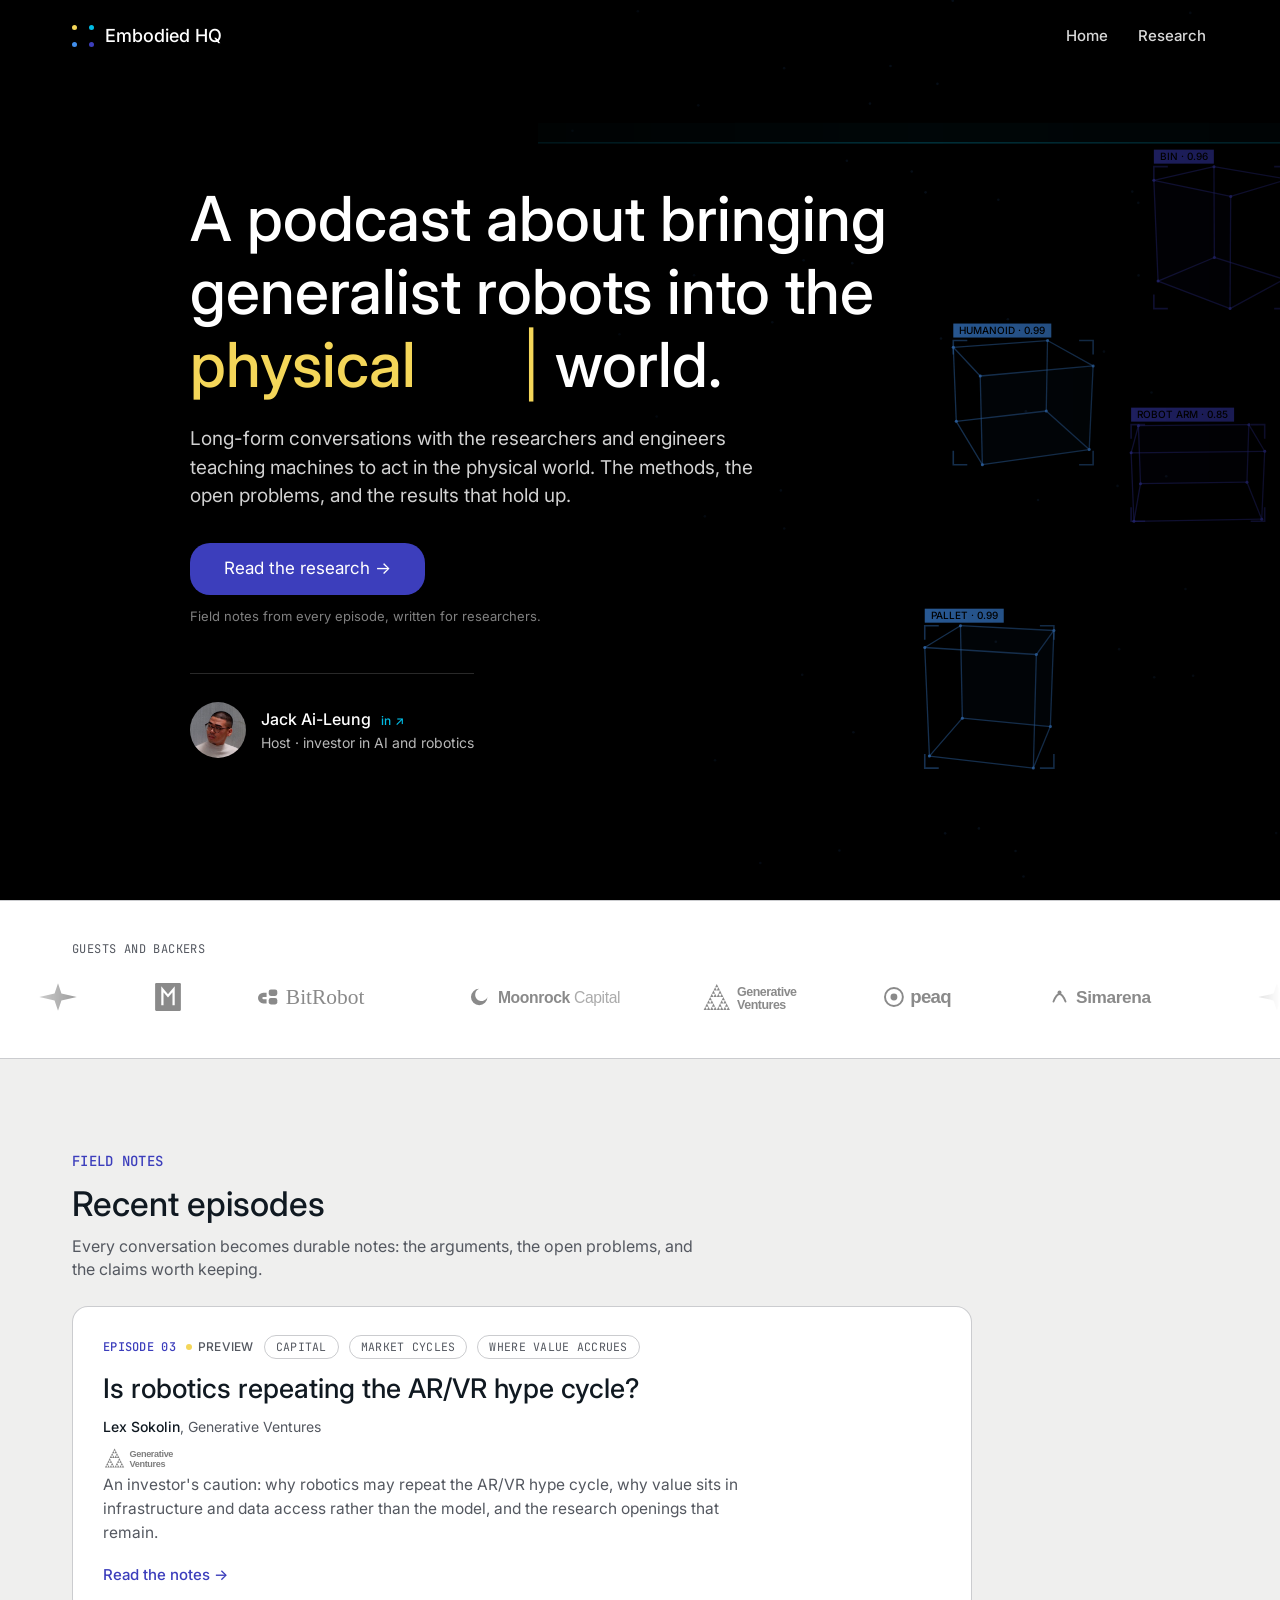
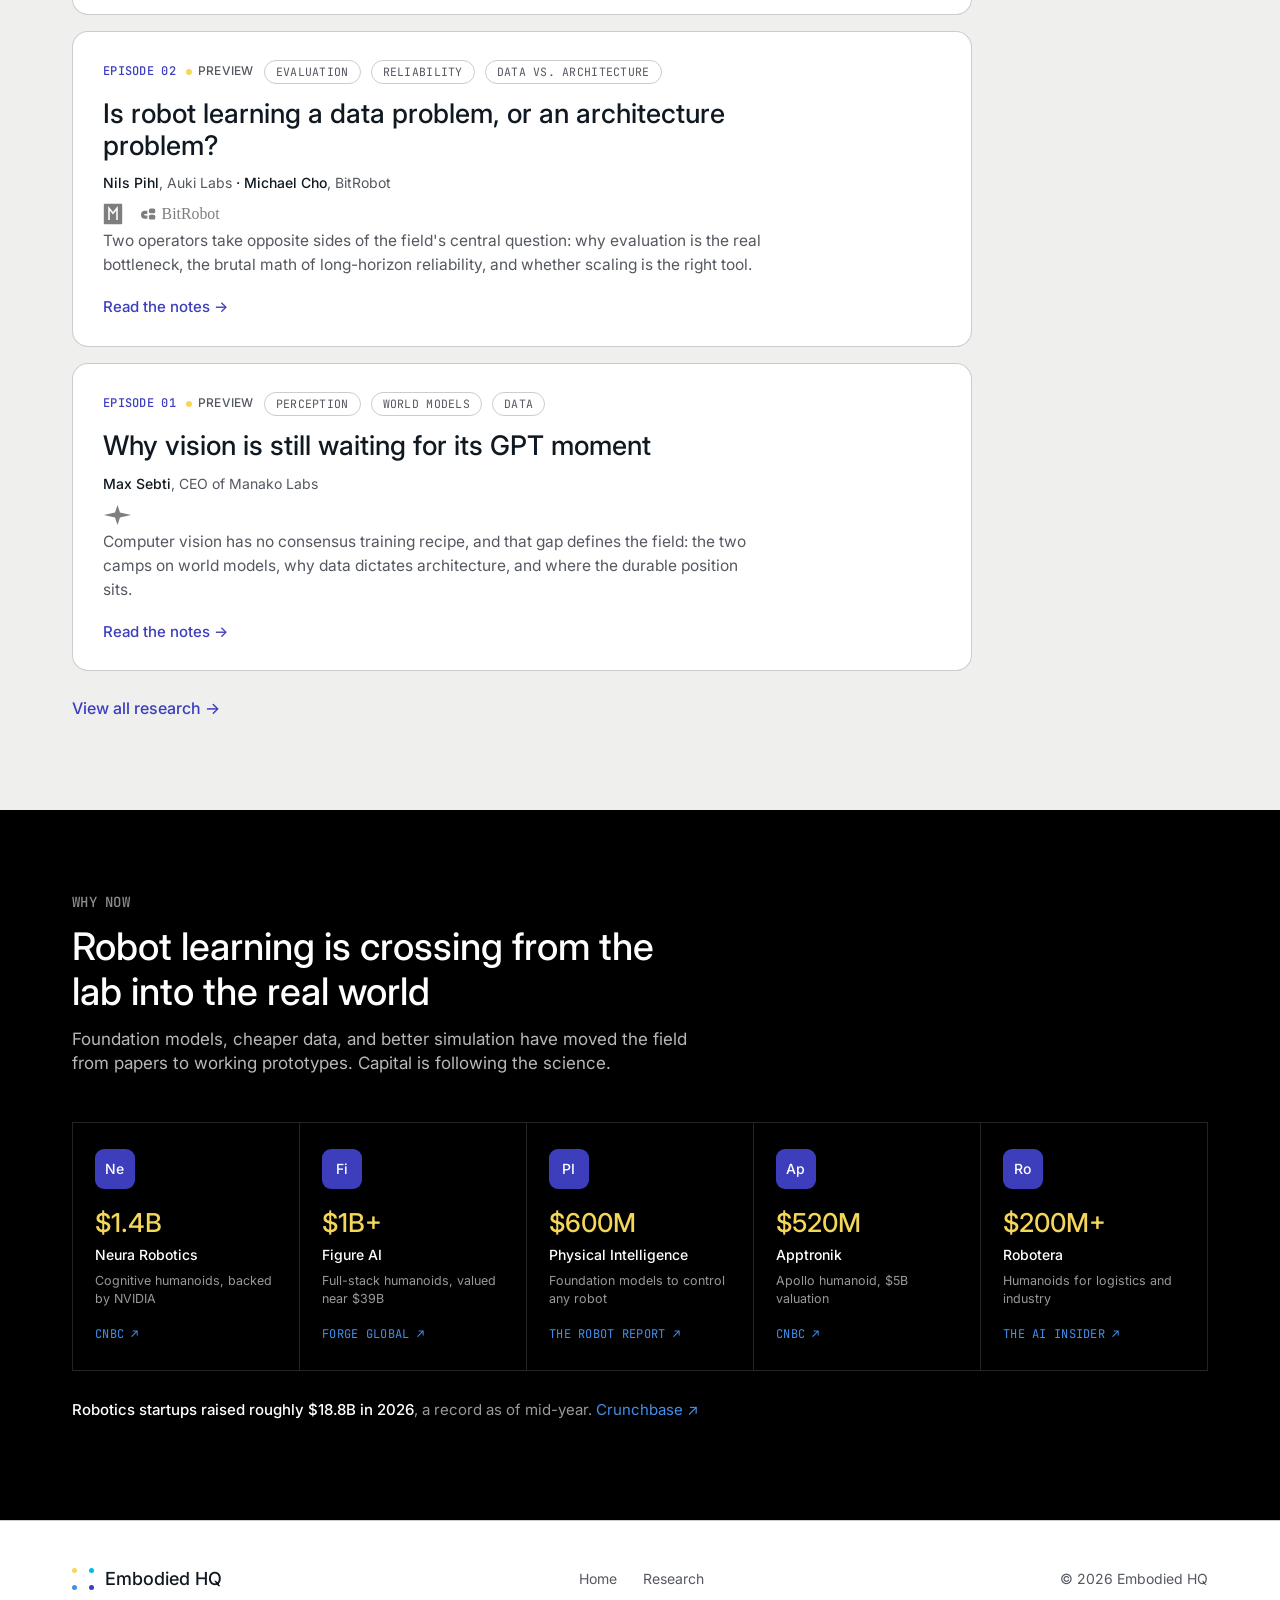
<file: index.html>
<!DOCTYPE html>
<html lang="en">
<head>
<meta charset="UTF-8">
<meta name="viewport" content="width=device-width, initial-scale=1.0">
<title>Embodied HQ: A Podcast on Robot Learning</title>
<meta name="description" content="In-depth conversations with the researchers building generalist robots. We cover the methods, the open problems, and the results that hold up.">
<meta name="theme-color" content="#000000">
<link rel="canonical" href="https://embodiedhq.io/">
<meta property="og:type" content="website">
<meta property="og:site_name" content="Embodied HQ">
<meta property="og:url" content="https://embodiedhq.io/">
<meta property="og:title" content="Embodied HQ: A Podcast on Robot Learning">
<meta property="og:description" content="In-depth conversations with the researchers building generalist robots. We cover the methods, the open problems, and the results that hold up.">
<meta property="og:image" content="https://embodiedhq.io/og-image.png">
<meta property="og:image:width" content="1200">
<meta property="og:image:height" content="630">
<meta name="twitter:card" content="summary_large_image">
<meta name="twitter:title" content="Embodied HQ: A Podcast on Robot Learning">
<meta name="twitter:description" content="In-depth conversations with the researchers building generalist robots. We cover the methods, the open problems, and the results that hold up.">
<meta name="twitter:image" content="https://embodiedhq.io/og-image.png">
<link rel="icon" type="image/svg+xml" href="favicon.svg">
<link rel="preconnect" href="https://fonts.googleapis.com">
<link rel="preconnect" href="https://fonts.gstatic.com" crossorigin>
<link href="https://fonts.googleapis.com/css2?family=Inter:wght@400;500&display=swap" rel="stylesheet">
<link rel="stylesheet" href="styles.css">
<script>document.documentElement.classList.add('js')</script>
<script type="application/ld+json">
{"@context":"https://schema.org","@type":"PodcastSeries","name":"Embodied HQ","url":"https://embodiedhq.io/","description":"A podcast on robot learning. Long-form conversations with the researchers and engineers building generalist robots.","inLanguage":"en"}
</script>
<script>
// funding-logo fallback: duckduckgo, then google favicons, then a styled monogram (defined early so it exists when an <img> load fails during parse)
function lf(img){
  if(!img.dataset.s){img.dataset.s='1';img.src='https://www.google.com/s2/favicons?domain='+img.dataset.d+'&sz=128';return;}
  img.onerror=null;var p=img.parentNode;p.classList.add('mono');p.textContent=img.dataset.m;
}
// logo-strip fallback: clearbit logo, then a clean greyscale wordmark
function lg(img){
  img.onerror=null;var p=img.parentNode;var s=document.createElement('span');
  s.className='logo-txt';s.textContent=img.dataset.w;p.replaceChild(s,img);
}
</script>
</head>
<body>

<header id="hdr">
  <div class="wrap nav">
    <a class="brand" href="index.html">
      <span class="dots"><span></span><span></span><span></span><span></span></span>
      Embodied HQ
    </a>
    <nav class="nav-links">
      <a href="index.html">Home</a>
      <a href="research.html">Research</a>
    </nav>
  </div>
</header>

<main id="top">
  <!-- HERO -->
  <section class="hero" id="hero">
    <canvas id="cloud" aria-hidden="true"></canvas>
    <div class="veil"></div>
    <div class="wrap hero-inner">
      <h1>A podcast about bringing generalist robots into the <span class="rot" id="rot">real</span><span class="cursor">|</span> world.</h1>
      <p class="lede">Long-form conversations with the researchers and engineers teaching machines to act in the physical world. The methods, the open problems, and the results that hold up.</p>
      <div class="hero-cta">
        <a class="btn btn-lg" href="research.html">Read the research →</a>
      </div>
      <p class="fineprint">Field notes from every episode, written for researchers.</p>
      <a class="host" href="https://www.linkedin.com/in/jackpylon/" target="_blank" rel="noopener">
        <div class="pic" id="hostpic">JA</div>
        <div class="who">
          <div class="nm">Jack Ai-Leung <span class="in">in ↗</span></div>
          <div class="desc">Host · investor in AI and robotics</div>
        </div>
      </a>
    </div>
  </section>

  <!-- LOGO MARQUEE -->
  <section class="logos" aria-label="Guests and backers">
    <div class="wrap"><span class="logo-lbl">Guests and backers</span></div>
    <div class="marquee">
      <div class="mtrack">
        <span class="mlogo"><img src="logos/manako.svg" alt="Manako"></span>
        <span class="mlogo"><img src="logos/auki.svg" alt="Auki Labs"></span>
        <span class="mlogo"><img src="logos/bitrobot.svg" alt="BitRobot"></span>
        <span class="mlogo"><img src="logos/moonrock.svg" alt="Moonrock Capital"></span>
        <span class="mlogo"><img src="logos/genventures.svg" alt="Generative Ventures"></span>
        <span class="mlogo"><img src="logos/peaq.svg" alt="peaq"></span>
        <span class="mlogo"><img src="logos/simarena.svg" alt="Simarena"></span>
        <span class="mlogo" aria-hidden="true"><img src="logos/manako.svg" alt=""></span>
        <span class="mlogo" aria-hidden="true"><img src="logos/auki.svg" alt=""></span>
        <span class="mlogo" aria-hidden="true"><img src="logos/bitrobot.svg" alt=""></span>
        <span class="mlogo" aria-hidden="true"><img src="logos/moonrock.svg" alt=""></span>
        <span class="mlogo" aria-hidden="true"><img src="logos/genventures.svg" alt=""></span>
        <span class="mlogo" aria-hidden="true"><img src="logos/peaq.svg" alt=""></span>
        <span class="mlogo" aria-hidden="true"><img src="logos/simarena.svg" alt=""></span>
      </div>
    </div>
  </section>

  <!-- RECENT EPISODES -->
  <section class="ep-teaser" id="episode">
    <div class="wrap">
      <div class="kicker reveal">
        <span class="eyebrow accent">Field notes</span>
        <h2>Recent episodes</h2>
        <p>Every conversation becomes durable notes: the arguments, the open problems, and the claims worth keeping.</p>
      </div>
      <a class="ecard reveal" href="episode-03.html">
        <div class="top">
          <span class="num">Episode 03</span>
          <span class="status"><span class="dot"></span>Preview</span>
          <span class="tag">Capital</span>
          <span class="tag">Market cycles</span>
          <span class="tag">Where value accrues</span>
        </div>
        <h3>Is robotics repeating the AR/VR hype cycle?</h3>
        <div class="meta">Lex Sokolin<span>, Generative Ventures</span></div>
        <div class="ecard-logos"><img src="logos/genventures.svg" alt="Generative Ventures"></div>
        <p>An investor's caution: why robotics may repeat the AR/VR hype cycle, why value sits in infrastructure and data access rather than the model, and the research openings that remain.</p>
        <span class="rlink">Read the notes →</span>
      </a>
      <a class="ecard reveal" href="episode-02.html">
        <div class="top">
          <span class="num">Episode 02</span>
          <span class="status"><span class="dot"></span>Preview</span>
          <span class="tag">Evaluation</span>
          <span class="tag">Reliability</span>
          <span class="tag">Data vs. architecture</span>
        </div>
        <h3>Is robot learning a data problem, or an architecture problem?</h3>
        <div class="meta">Nils Pihl<span>, Auki Labs</span> · Michael Cho<span>, BitRobot</span></div>
        <div class="ecard-logos"><img src="logos/auki.svg" alt="Auki Labs"><img src="logos/bitrobot.svg" alt="BitRobot"></div>
        <p>Two operators take opposite sides of the field's central question: why evaluation is the real bottleneck, the brutal math of long-horizon reliability, and whether scaling is the right tool.</p>
        <span class="rlink">Read the notes →</span>
      </a>
      <a class="ecard reveal" href="episode-01.html">
        <div class="top">
          <span class="num">Episode 01</span>
          <span class="status"><span class="dot"></span>Preview</span>
          <span class="tag">Perception</span>
          <span class="tag">World models</span>
          <span class="tag">Data</span>
        </div>
        <h3>Why vision is still waiting for its GPT moment</h3>
        <div class="meta">Max Sebti<span>, CEO of Manako Labs</span></div>
        <div class="ecard-logos"><img src="logos/manako.svg" alt="Manako"></div>
        <p>Computer vision has no consensus training recipe, and that gap defines the field: the two camps on world models, why data dictates architecture, and where the durable position sits.</p>
        <span class="rlink">Read the notes →</span>
      </a>
      <a class="rlink reveal" href="research.html" style="display:inline-block;margin-top:10px;font-size:16px">View all research →</a>
    </div>
  </section>

  <!-- WHY NOW: research inflection, capital as supporting proof -->
  <section class="moment" id="moment">
    <div class="wrap">
      <div class="head-row reveal">
        <span class="eyebrow dim">Why now</span>
        <h2>Robot learning is crossing from the lab into the real world</h2>
        <p>Foundation models, cheaper data, and better simulation have moved the field from papers to working prototypes. Capital is following the science.</p>
      </div>
      <div class="heads">
        <a class="head reveal" href="https://www.cnbc.com/2026/06/10/neura-robotics-funding-ai-humanoid-robots.html" target="_blank" rel="noopener">
          <div class="logo"><img data-d="neura-robotics.com" data-m="Ne" src="https://icons.duckduckgo.com/ip3/neura-robotics.com.ico" alt="Neura Robotics" onerror="lf(this)"></div>
          <div class="amt">$1.4B</div>
          <div class="co">Neura Robotics</div>
          <div class="desc">Cognitive humanoids, backed by NVIDIA</div>
          <span class="src">CNBC ↗</span>        </a>
        <a class="head reveal" href="https://forgeglobal.com/insights/figure-ai-robotics-growth-2026/" target="_blank" rel="noopener">
          <div class="logo"><img data-d="figure.ai" data-m="Fi" src="https://icons.duckduckgo.com/ip3/figure.ai.ico" alt="Figure AI" onerror="lf(this)"></div>
          <div class="amt">$1B+</div>
          <div class="co">Figure AI</div>
          <div class="desc">Full-stack humanoids, valued near $39B</div>
          <span class="src">Forge Global ↗</span>        </a>
        <a class="head reveal" href="https://www.therobotreport.com/physical-intelligence-raises-600m-advance-robot-foundation-models/" target="_blank" rel="noopener">
          <div class="logo"><img data-d="physicalintelligence.company" data-m="PI" src="https://icons.duckduckgo.com/ip3/physicalintelligence.company.ico" alt="Physical Intelligence" onerror="lf(this)"></div>
          <div class="amt">$600M</div>
          <div class="co">Physical Intelligence</div>
          <div class="desc">Foundation models to control any robot</div>
          <span class="src">The Robot Report ↗</span>        </a>
        <a class="head reveal" href="https://www.cnbc.com/2026/02/11/apptronik-raises-520-million-at-5-billion-valuation-for-apollo-robot.html" target="_blank" rel="noopener">
          <div class="logo"><img data-d="apptronik.com" data-m="Ap" src="https://icons.duckduckgo.com/ip3/apptronik.com.ico" alt="Apptronik" onerror="lf(this)"></div>
          <div class="amt">$520M</div>
          <div class="co">Apptronik</div>
          <div class="desc">Apollo humanoid, $5B valuation</div>
          <span class="src">CNBC ↗</span>        </a>
        <a class="head reveal" href="https://theaiinsider.tech/2026/05/08/chinas-humanoid-robot-maker-robotera-raises-over-usd-200m-in-new-funding-round/" target="_blank" rel="noopener">
          <div class="logo"><img data-d="robotera.com" data-m="Ro" src="https://icons.duckduckgo.com/ip3/robotera.com.ico" alt="Robotera" onerror="lf(this)"></div>
          <div class="amt">$200M+</div>
          <div class="co">Robotera</div>
          <div class="desc">Humanoids for logistics and industry</div>
          <span class="src">The AI Insider ↗</span>        </a>
      </div>
      <p class="stat reveal"><b>Robotics startups raised roughly $18.8B in 2026</b>, a record as of mid-year. <a href="https://news.crunchbase.com/robotics/startup-venture-funding-surges-2026-data/" target="_blank" rel="noopener">Crunchbase ↗</a></p>
    </div>
  </section>
</main>

<footer>
  <div class="wrap foot">
    <a class="brand" href="index.html">
      <span class="dots"><span></span><span></span><span></span><span></span></span>
      Embodied HQ
    </a>
    <div class="foot-links">
      <a href="index.html">Home</a>
      <a href="research.html">Research</a>
    </div>
    <div class="cr">© 2026 Embodied HQ</div>
  </div>
</footer>

<script>
const hdr=document.getElementById('hdr');
addEventListener('scroll',()=>{hdr.classList.toggle('scrolled',scrollY>40);});
const RM=matchMedia('(prefers-reduced-motion:reduce)').matches;

// swap monogram for real photo if it loads
(function(){
  const el=document.getElementById('hostpic');const img=new Image();
  img.onload=()=>{el.textContent='';};img.onerror=()=>{el.style.backgroundImage='none';};
  img.src='host.jpg';
})();

// rotating hero word
(function(){
  if(RM)return;
  const words=['physical','tangible','material','everyday'];
  const el=document.getElementById('rot');let w=0,c=0,del=false;
  function tick(){const word=words[w];el.textContent=del?word.slice(0,c--):word.slice(0,c++);
    let t=del?55:110;if(!del&&c===word.length+1){del=true;t=1400;}
    else if(del&&c<0){del=false;c=0;w=(w+1)%words.length;t=180;}setTimeout(tick,t);}
  tick();
})();

// Machine-vision hero: animated 3D detection boxes + scan lock
(function(){
  if(RM)return;
  const cv=document.getElementById('cloud');const ctx=cv.getContext('2d');
  let W,H,DPR=Math.min(devicePixelRatio||1,2);
  const PAL=['#00BCE5','#428FEC','#F4D659','#3C3EBC'];
  const LABELS=['ROBOT ARM','GRIPPER','CONVEYOR','BIN','PALLET','OBJECT','HUMANOID','ACTUATOR','CART'];
  const F=520,PITCH=0.32,EDGES=[[0,1],[2,3],[4,5],[6,7],[0,2],[1,3],[4,6],[5,7],[0,4],[1,5],[2,6],[3,7]];
  let boxes=[],dots=[],scanY=0,scanDir=1;
  const rnd=(a,b)=>a+Math.random()*(b-a);
  function makeBox(fromRight){
    return {x:fromRight?W+90:rnd(W*0.52,W*0.95),y:rnd(H*0.24,H*0.80),
      w:rnd(72,132),h:rnd(58,108),d:rnd(60,118),
      yaw:rnd(0,6.28),yawv:rnd(-0.007,0.007)||0.004,vx:rnd(-0.45,-0.16),phase:rnd(0,6.28),
      col:PAL[(Math.random()*PAL.length)|0],label:LABELS[(Math.random()*LABELS.length)|0],
      conf:rnd(0.82,0.99),flash:0};
  }
  function build(){
    boxes=[];const n=W<720?2:4;for(let i=0;i<n;i++)boxes.push(makeBox(false));
    dots=[];const dn=Math.min(80,(W*H/13000)|0);
    for(let i=0;i<dn;i++)dots.push({x:Math.random()*W,y:Math.random()*H,vx:rnd(-0.12,-0.02)});
  }
  function verts(b,cy){
    const hw=b.w/2,hh=b.h/2,hd=b.d/2,ca=Math.cos(b.yaw),sa=Math.sin(b.yaw),cp=Math.cos(PITCH),sp=Math.sin(PITCH),o=[];
    for(const sx of[-1,1])for(const sy of[-1,1])for(const sz of[-1,1]){
      const x=sx*hw,y=sy*hh,z=sz*hd,x1=x*ca-z*sa,z1=x*sa+z*ca,y2=y*cp-z1*sp,z2=y*sp+z1*cp,s=F/(F+z2);
      o.push({X:b.x+x1*s,Y:cy+y2*s});
    }
    return o;
  }
  function frame(ts){
    ctx.clearRect(0,0,W,H);
    ctx.fillStyle='#428FEC';
    for(const d of dots){d.x+=d.vx;if(d.x<0)d.x=W;ctx.globalAlpha=0.15;ctx.beginPath();ctx.arc(d.x,d.y,1.3,0,6.28);ctx.fill();}
    scanY+=1.7*scanDir;if(scanY>H){scanY=H;scanDir=-1;}if(scanY<0){scanY=0;scanDir=1;}
    ctx.globalAlpha=0.45;ctx.strokeStyle='#00BCE5';ctx.lineWidth=1.3;
    ctx.beginPath();ctx.moveTo(0,scanY);ctx.lineTo(W,scanY);ctx.stroke();
    ctx.globalAlpha=0.05;ctx.fillStyle='#00BCE5';ctx.fillRect(0,scanDir>0?scanY-20:scanY,W,20);
    for(const b of boxes){
      b.yaw+=b.yawv;b.x+=b.vx;
      const cy=b.y+Math.sin(ts*0.0012+b.phase)*5;
      const vs=verts(b,cy);
      let minX=1e9,minY=1e9,maxX=-1e9,maxY=-1e9;
      for(const v of vs){if(v.X<minX)minX=v.X;if(v.Y<minY)minY=v.Y;if(v.X>maxX)maxX=v.X;if(v.Y>maxY)maxY=v.Y;}
      if(maxX<-30){Object.assign(b,makeBox(true));continue;}
      if(Math.abs((minY+maxY)/2-scanY)<24)b.flash=1;b.flash*=0.93;
      ctx.globalAlpha=0.05+b.flash*0.12;ctx.fillStyle=b.col;
      ctx.beginPath();ctx.moveTo(vs[1].X,vs[1].Y);ctx.lineTo(vs[3].X,vs[3].Y);ctx.lineTo(vs[7].X,vs[7].Y);ctx.lineTo(vs[5].X,vs[5].Y);ctx.closePath();ctx.fill();
      ctx.strokeStyle=b.col;ctx.lineWidth=1.3;
      for(const e of EDGES){ctx.globalAlpha=0.5+b.flash*0.4;ctx.beginPath();ctx.moveTo(vs[e[0]].X,vs[e[0]].Y);ctx.lineTo(vs[e[1]].X,vs[e[1]].Y);ctx.stroke();}
      ctx.globalAlpha=0.9;ctx.fillStyle=b.col;
      for(const v of vs){ctx.beginPath();ctx.arc(v.X,v.Y,1.5,0,6.28);ctx.fill();}
      const L=14;ctx.globalAlpha=0.5+b.flash*0.5;ctx.lineWidth=1.6;ctx.beginPath();
      ctx.moveTo(minX,minY+L);ctx.lineTo(minX,minY);ctx.lineTo(minX+L,minY);
      ctx.moveTo(maxX-L,minY);ctx.lineTo(maxX,minY);ctx.lineTo(maxX,minY+L);
      ctx.moveTo(maxX,maxY-L);ctx.lineTo(maxX,maxY);ctx.lineTo(maxX-L,maxY);
      ctx.moveTo(minX+L,maxY);ctx.lineTo(minX,maxY);ctx.lineTo(minX,maxY-L);ctx.stroke();
      const txt=b.label+' · '+(b.conf+Math.sin(ts*0.002+b.phase)*0.008).toFixed(2);
      ctx.font='500 10px Inter, sans-serif';const tw=ctx.measureText(txt).width;
      ctx.globalAlpha=0.92;ctx.fillStyle=b.col;ctx.fillRect(minX,minY-17,tw+12,14);
      ctx.globalAlpha=1;ctx.fillStyle='#000';ctx.fillText(txt,minX+6,minY-6.5);
    }
    ctx.globalAlpha=1;requestAnimationFrame(frame);
  }
  function resize(){W=cv.clientWidth;H=cv.clientHeight;cv.width=W*DPR;cv.height=H*DPR;ctx.setTransform(DPR,0,0,DPR,0,0);build();}
  addEventListener('resize',resize);resize();requestAnimationFrame(frame);
})();

const io=new IntersectionObserver((es)=>{es.forEach(e=>{if(e.isIntersecting){e.target.classList.add('in');io.unobserve(e.target);}});},{threshold:0,rootMargin:'0px 0px -40px 0px'});
document.querySelectorAll('.reveal').forEach(el=>io.observe(el));
</script>
</body>
</html>
</file>
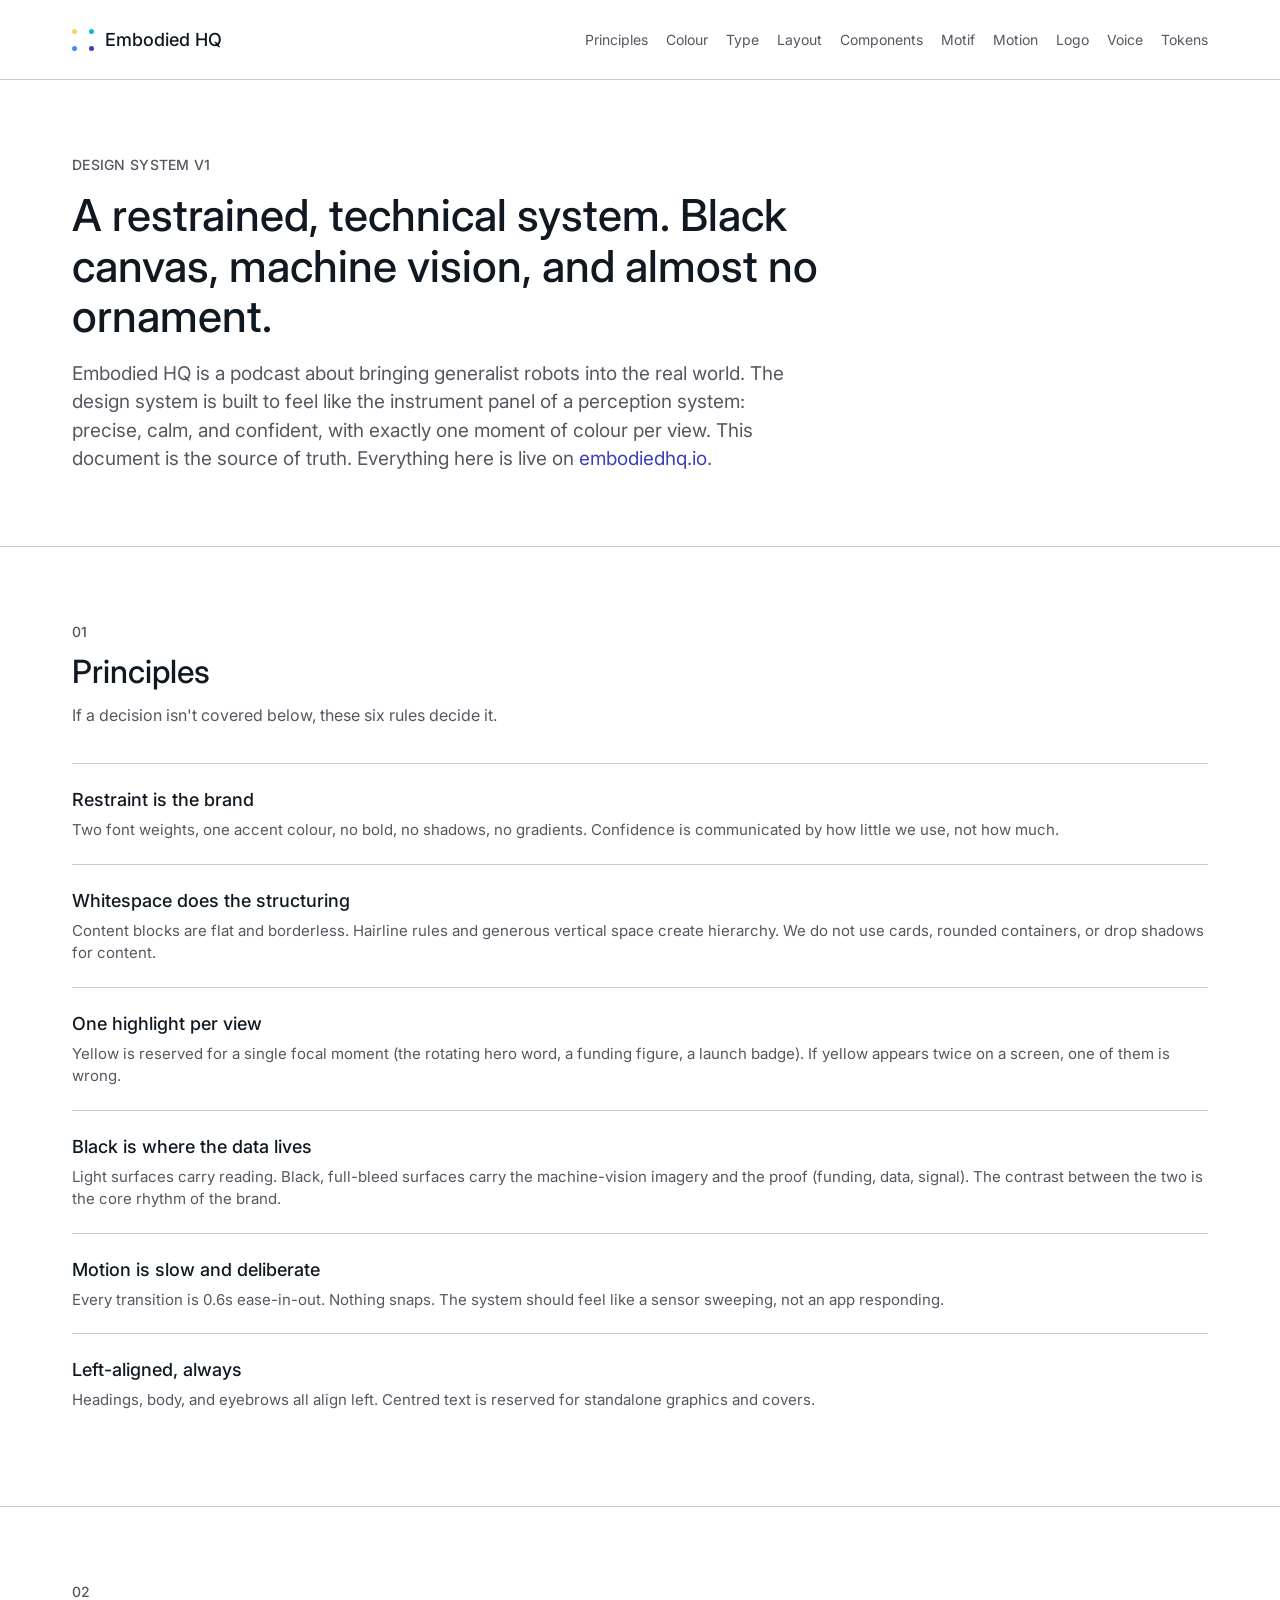
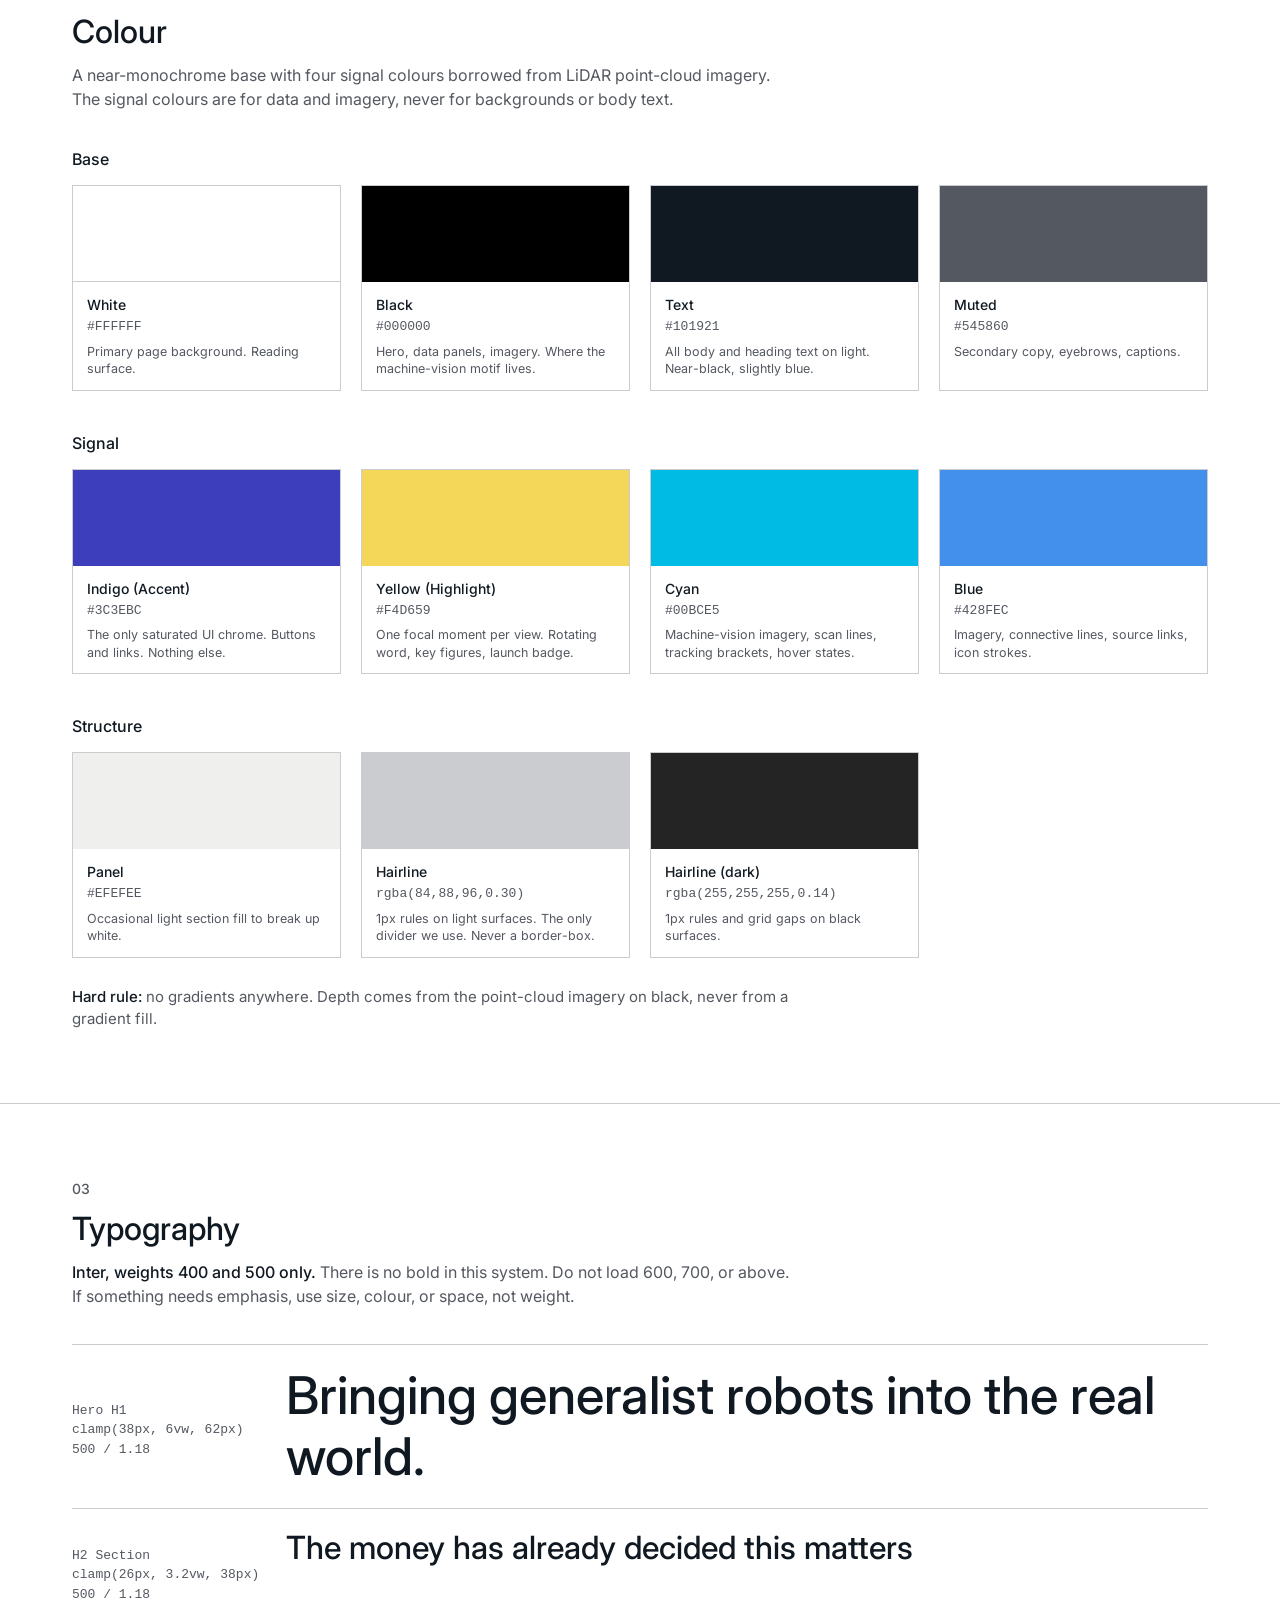
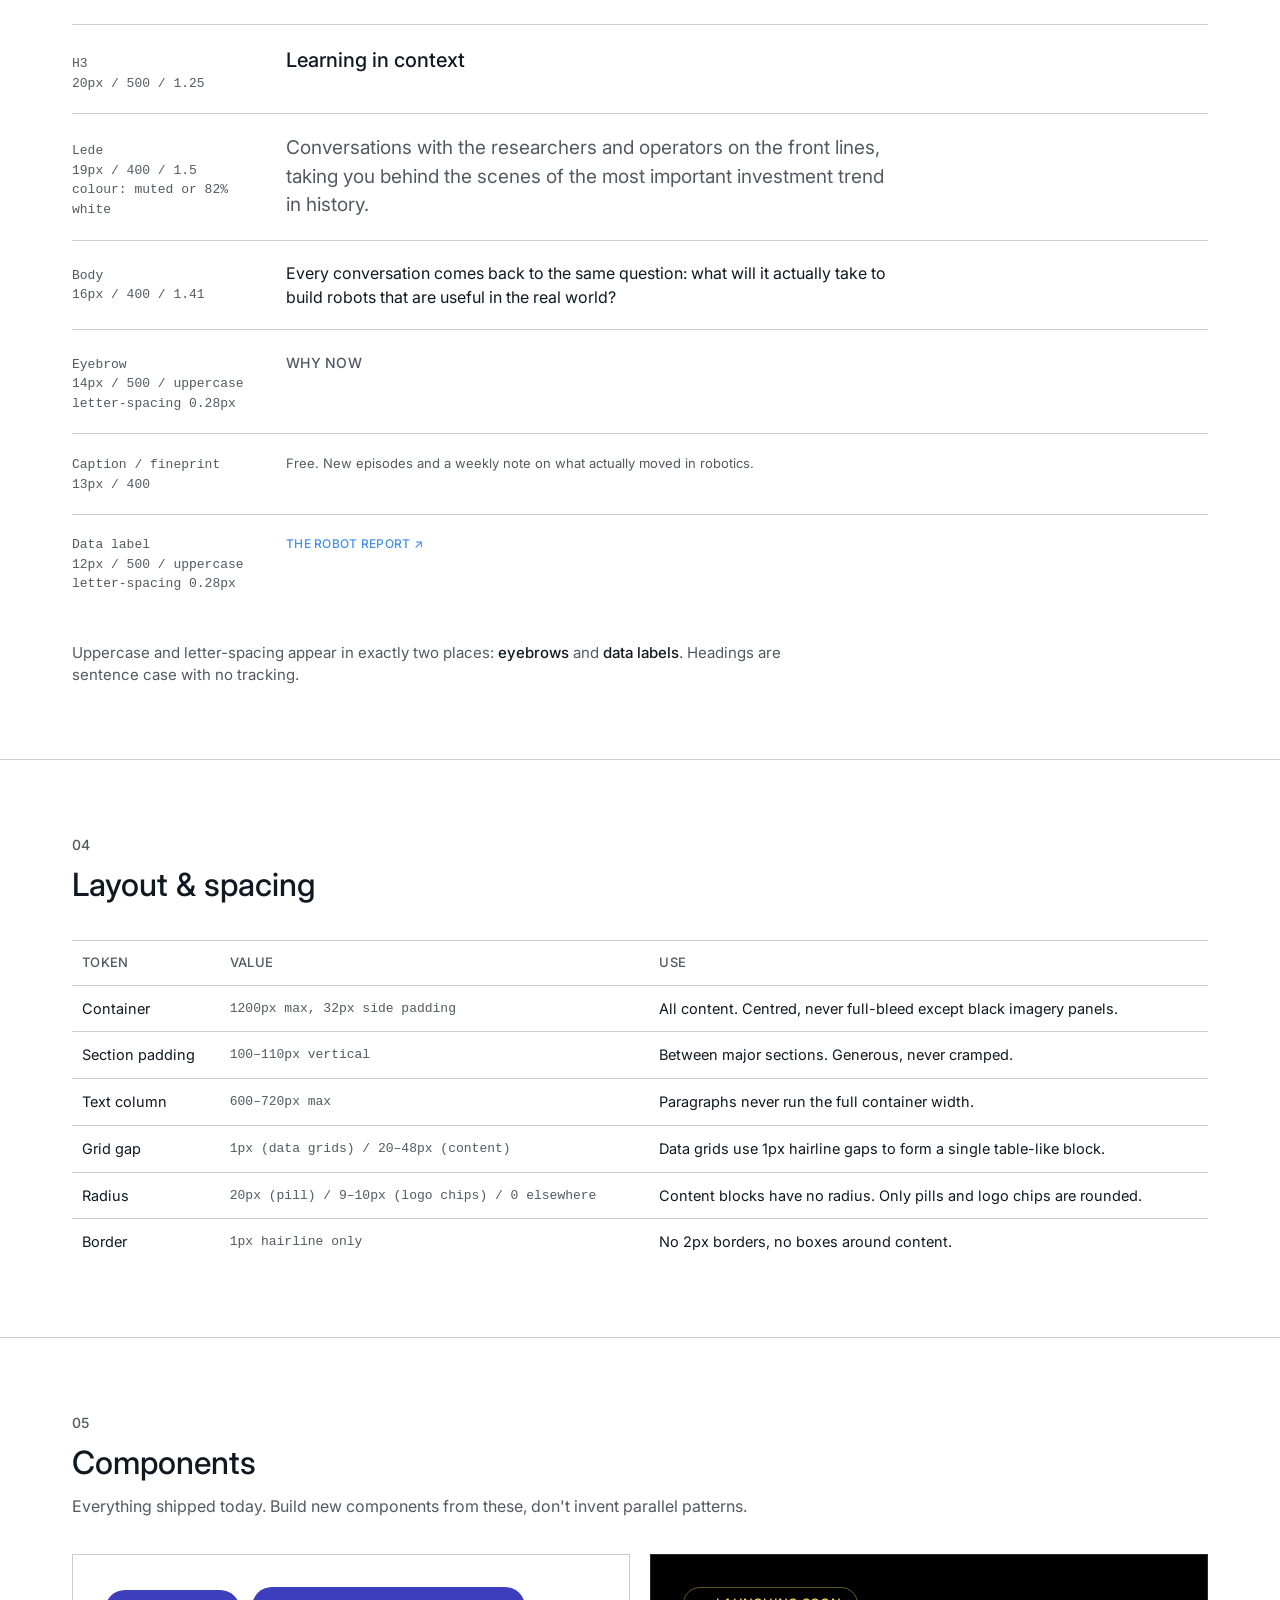
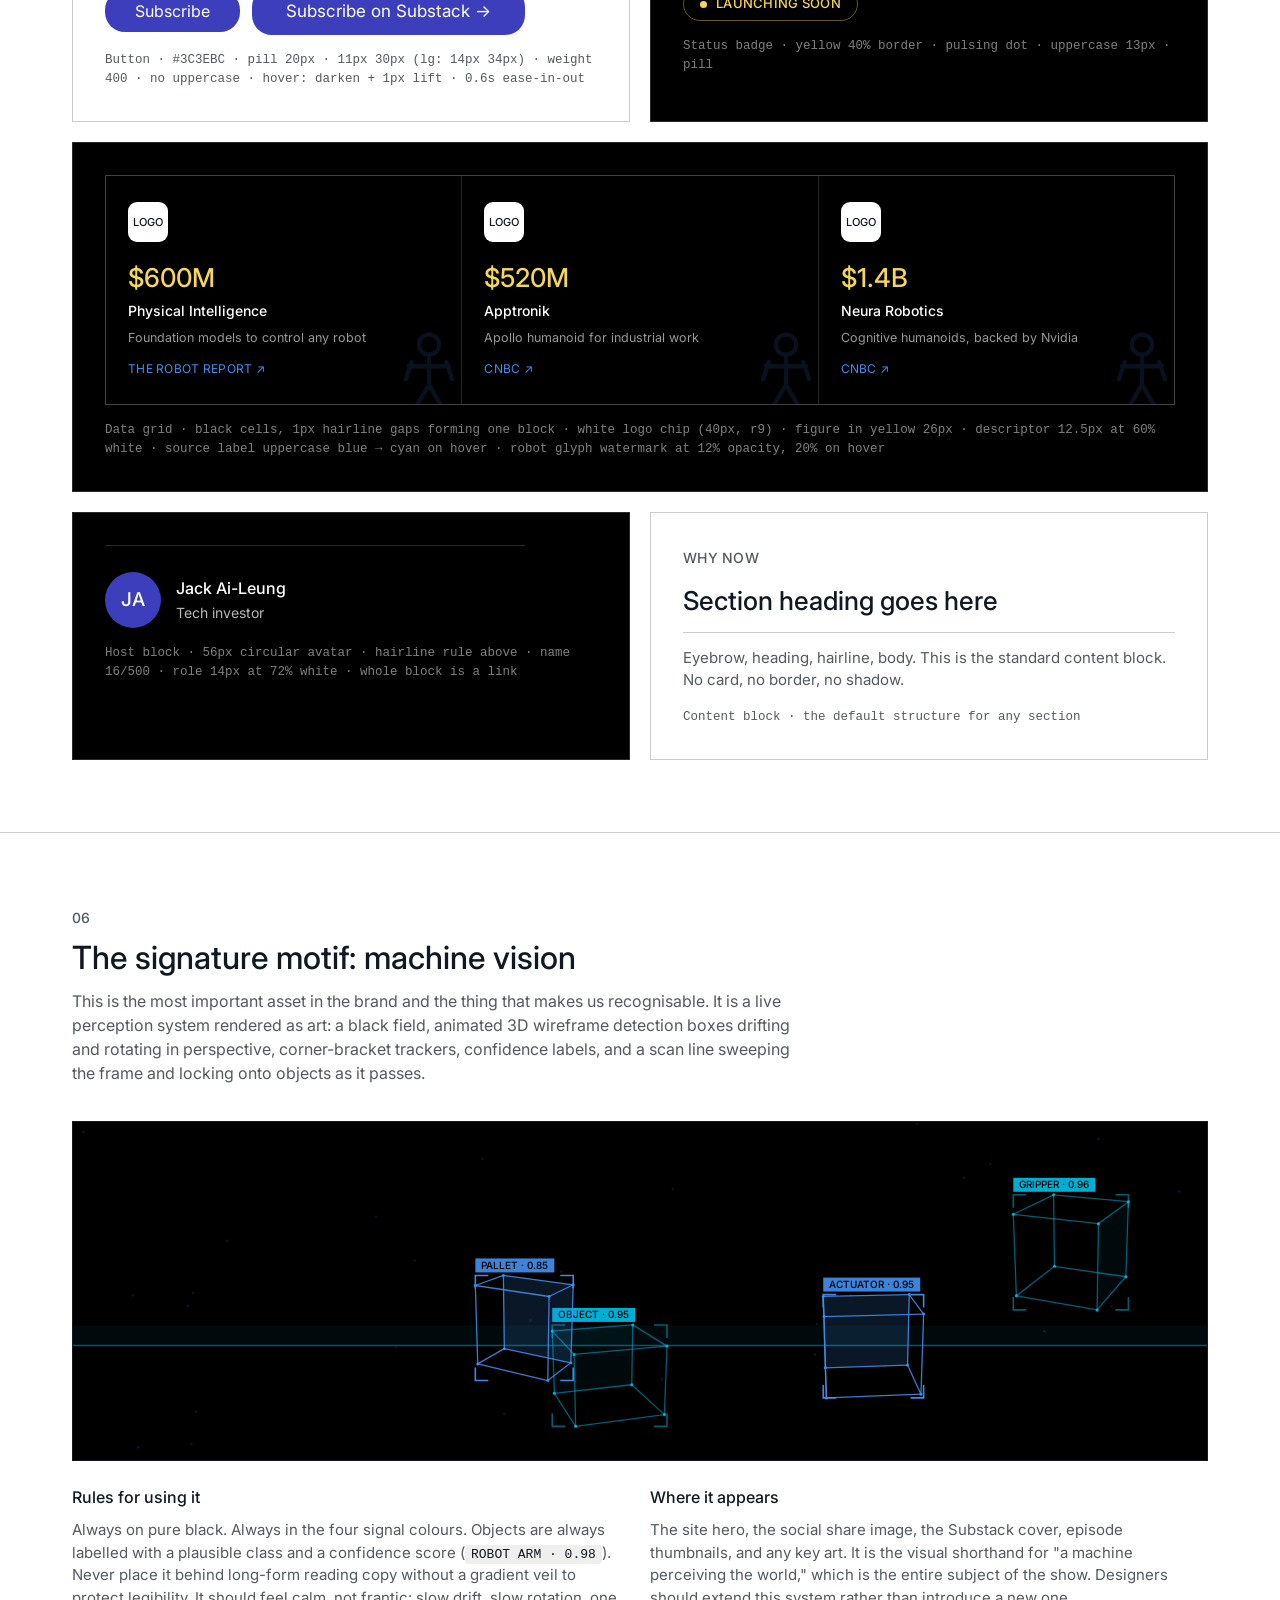
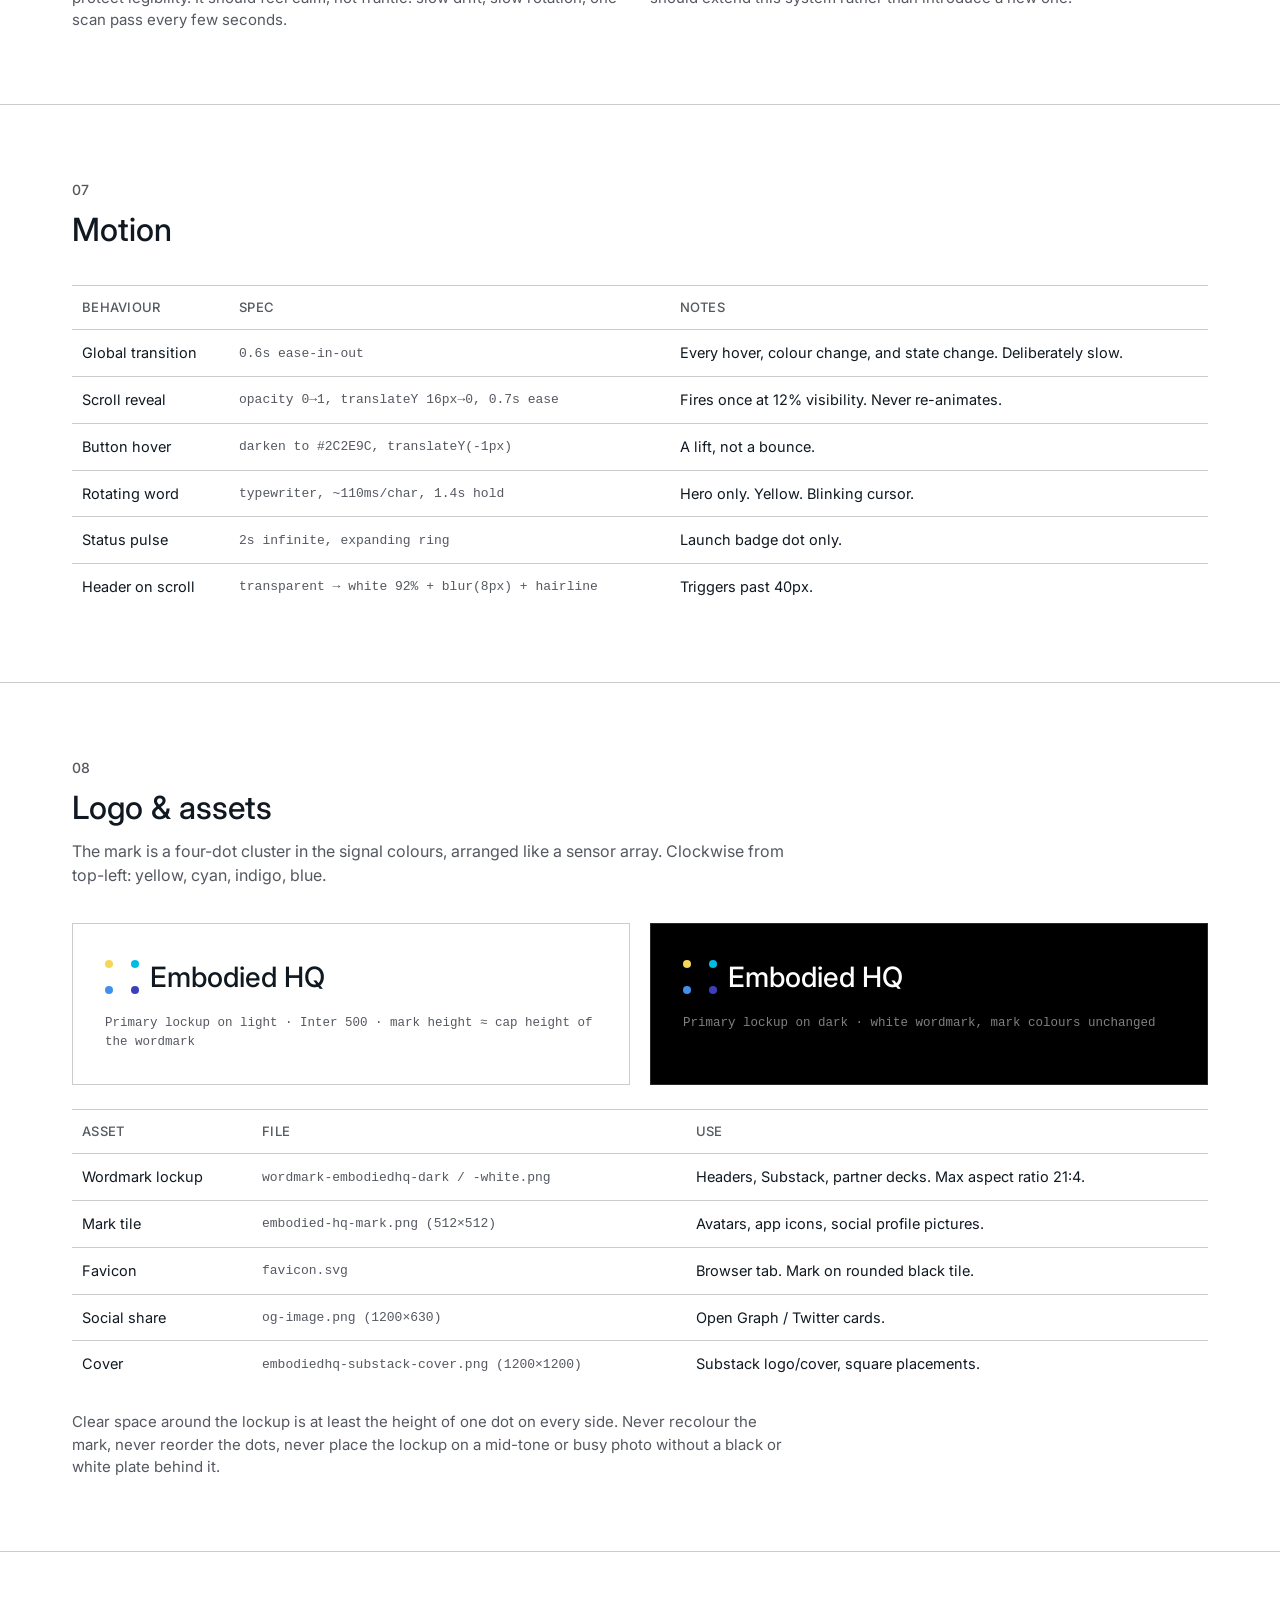
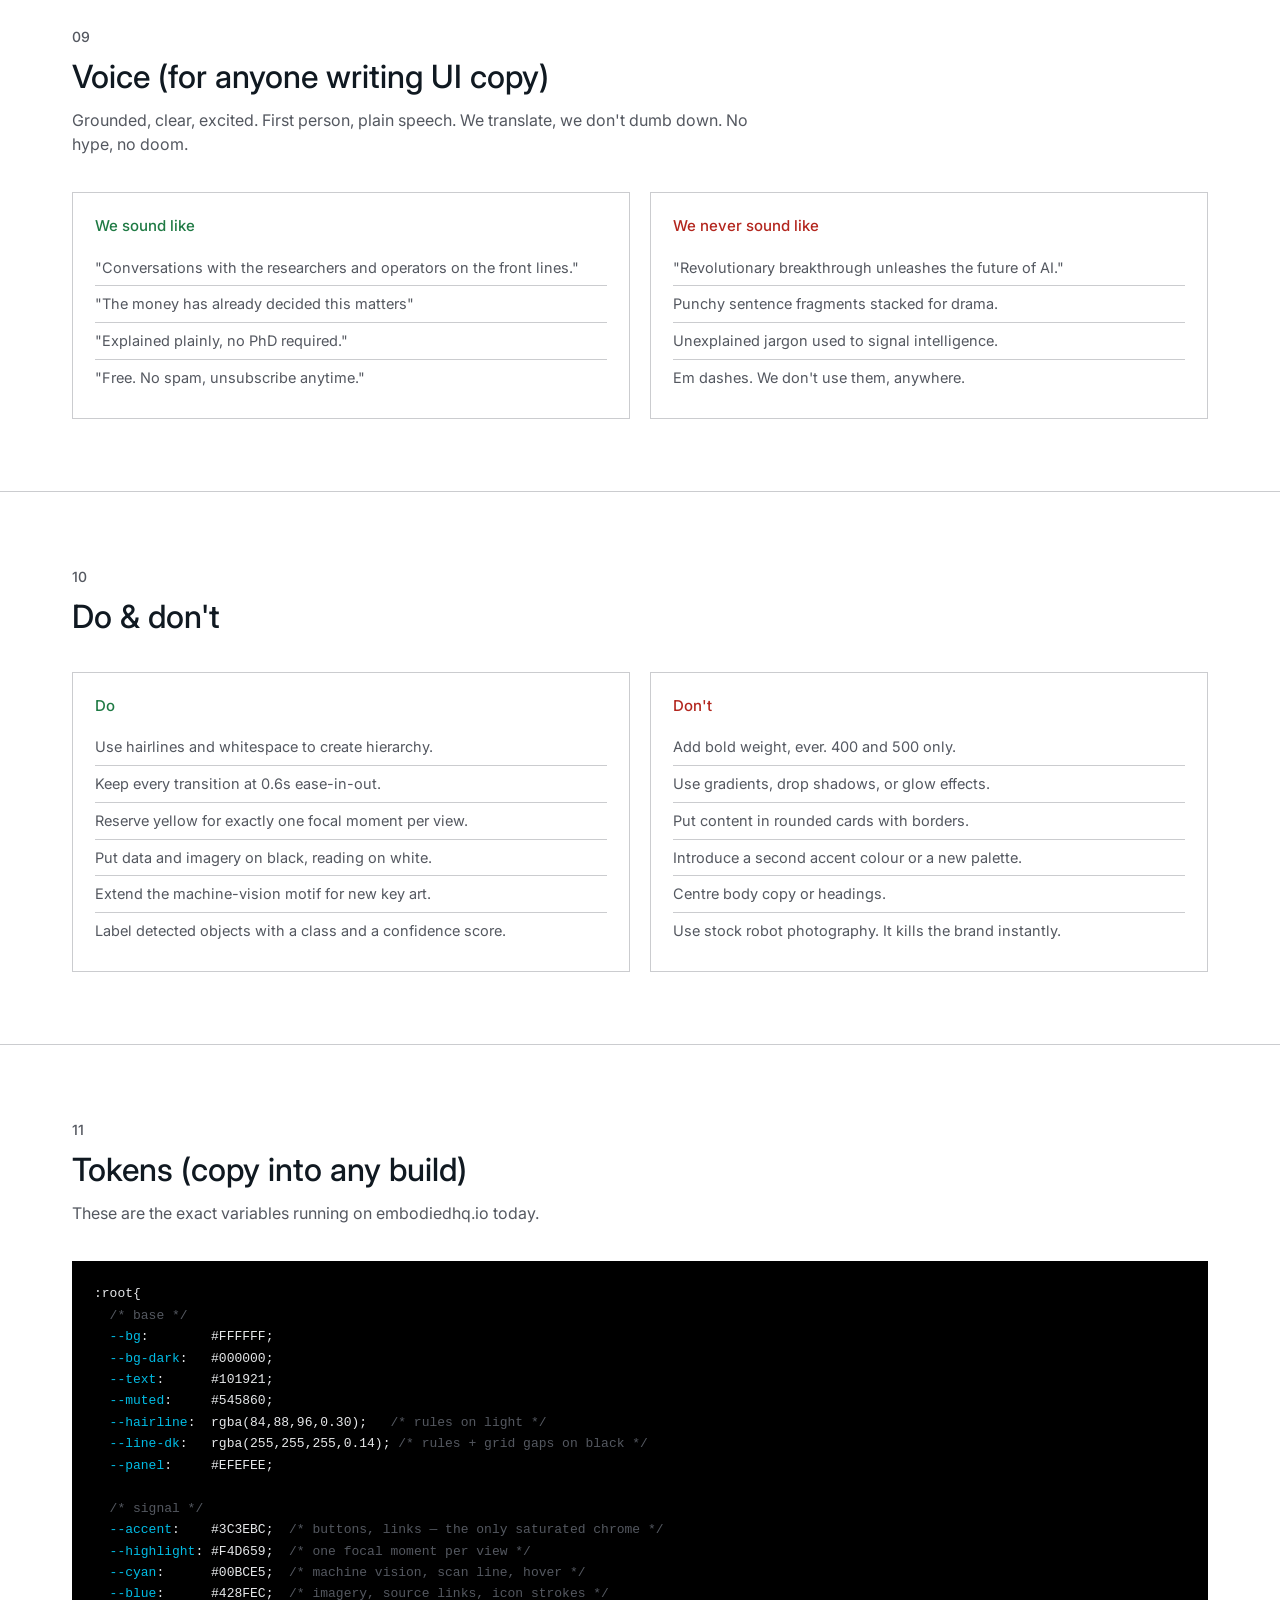
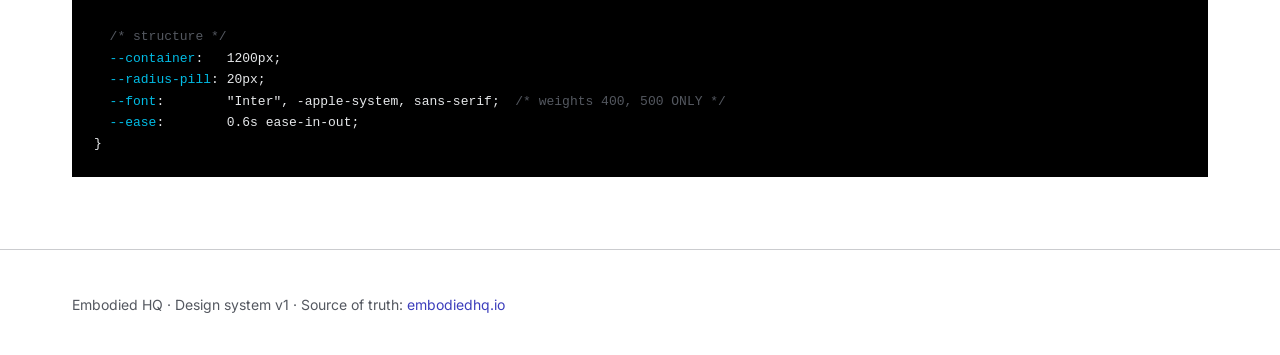
<file: design/index.html>
<!DOCTYPE html>
<html lang="en">
<head>
<meta charset="UTF-8">
<meta name="viewport" content="width=device-width, initial-scale=1.0">
<title>Embodied HQ — Design System</title>
<link rel="preconnect" href="https://fonts.googleapis.com">
<link rel="preconnect" href="https://fonts.gstatic.com" crossorigin>
<link href="https://fonts.googleapis.com/css2?family=Inter:wght@400;500&display=swap" rel="stylesheet">
<style>
  :root{
    --bg:#FFFFFF;--bg-dark:#000000;--text:#101921;--muted:#545860;
    --hairline:rgba(84,88,96,0.30);--accent:#3C3EBC;--highlight:#F4D659;
    --blue:#428FEC;--cyan:#00BCE5;--panel:#EFEFEE;
    --container:1200px;--radius-pill:20px;
    --font:"Inter",-apple-system,BlinkMacSystemFont,sans-serif;--ease:0.6s ease-in-out;
  }
  *{margin:0;padding:0;box-sizing:border-box}
  body{font-family:var(--font);font-weight:400;color:var(--text);background:var(--bg);font-size:16px;line-height:1.5;-webkit-font-smoothing:antialiased}
  .wrap{max-width:var(--container);margin:0 auto;padding:0 32px}
  a{color:var(--accent);text-decoration:none}
  h1,h2,h3,h4{font-weight:500;letter-spacing:normal}
  code{font-family:ui-monospace,SFMono-Regular,Menlo,monospace;font-size:13px;background:var(--panel);padding:2px 6px;border-radius:4px;color:var(--text)}
  .eyebrow{font-size:14px;font-weight:500;letter-spacing:0.28px;text-transform:uppercase;color:var(--muted)}

  /* doc chrome */
  header{border-bottom:1px solid var(--hairline);padding:26px 0;position:sticky;top:0;background:rgba(255,255,255,0.94);backdrop-filter:blur(8px);z-index:10}
  .nav{display:flex;align-items:center;justify-content:space-between;gap:20px;flex-wrap:wrap}
  .brand{display:flex;align-items:center;gap:11px;font-weight:500;font-size:18px;color:var(--text)}
  .brand .dots{display:inline-block;width:22px;height:22px;position:relative}
  .brand .dots span{position:absolute;width:5px;height:5px;border-radius:50%}
  .brand .dots span:nth-child(1){top:0;left:0;background:var(--highlight)}
  .brand .dots span:nth-child(2){top:0;right:0;background:var(--cyan)}
  .brand .dots span:nth-child(3){bottom:0;left:0;background:var(--blue)}
  .brand .dots span:nth-child(4){bottom:0;right:0;background:var(--accent)}
  .toc{display:flex;gap:18px;flex-wrap:wrap;font-size:14px;color:var(--muted)}
  .toc a{color:var(--muted)}
  .toc a:hover{color:var(--text)}

  section{padding:72px 0;border-bottom:1px solid var(--hairline)}
  .sec-head{max-width:720px;margin-bottom:36px}
  .sec-head h2{font-size:32px;line-height:1.2;margin:10px 0 12px}
  .sec-head p{color:var(--muted)}
  .lead{font-size:19px;color:var(--muted);max-width:720px}

  .grid{display:grid;gap:20px}
  .g2{grid-template-columns:repeat(2,1fr)}
  .g3{grid-template-columns:repeat(3,1fr)}
  .g4{grid-template-columns:repeat(4,1fr)}
  @media(max-width:900px){.g3,.g4{grid-template-columns:repeat(2,1fr)}.g2{grid-template-columns:1fr}}
  @media(max-width:560px){.g3,.g4{grid-template-columns:1fr}}

  /* swatches */
  .sw{border:1px solid var(--hairline)}
  .sw .chip{height:96px}
  .sw .meta{padding:12px 14px}
  .sw .nm{font-weight:500;font-size:14px}
  .sw .hex{font-size:13px;color:var(--muted);font-family:ui-monospace,Menlo,monospace;margin-top:2px}
  .sw .use{font-size:12.5px;color:var(--muted);margin-top:6px;line-height:1.4}

  /* type specimen */
  .spec{border-top:1px solid var(--hairline);padding:20px 0;display:grid;grid-template-columns:190px 1fr;gap:24px;align-items:baseline}
  @media(max-width:700px){.spec{grid-template-columns:1fr}}
  .spec .lbl{font-size:13px;color:var(--muted);font-family:ui-monospace,Menlo,monospace;line-height:1.5}

  /* principles */
  .rule{border-top:1px solid var(--hairline);padding:22px 0}
  .rule h3{font-size:18px;margin-bottom:6px}
  .rule p{color:var(--muted);font-size:15px}

  /* component demos */
  .demo{border:1px solid var(--hairline);padding:32px;background:var(--bg)}
  .demo.dark{background:#000;border-color:rgba(255,255,255,0.16);color:#fff}
  .demo .cap{font-size:12.5px;color:var(--muted);margin-top:16px;font-family:ui-monospace,Menlo,monospace}
  .demo.dark .cap{color:rgba(255,255,255,0.5)}

  .btn{display:inline-block;background:var(--accent);color:#fff;border:0;border-radius:var(--radius-pill);padding:11px 30px;font-family:var(--font);font-size:16px;font-weight:400;cursor:pointer;transition:var(--ease)}
  .btn:hover{background:#2c2e9c;transform:translateY(-1px)}
  .btn-lg{padding:14px 34px;font-size:17px}

  .badge{display:inline-flex;align-items:center;gap:9px;font-size:13px;font-weight:500;letter-spacing:0.28px;text-transform:uppercase;color:var(--highlight);border:1px solid rgba(244,214,89,0.4);border-radius:var(--radius-pill);padding:6px 16px}
  .badge .pulse{width:7px;height:7px;border-radius:50%;background:var(--highlight);animation:pulse 2s infinite}
  @keyframes pulse{0%{box-shadow:0 0 0 0 rgba(244,214,89,0.5)}70%{box-shadow:0 0 0 8px rgba(244,214,89,0)}100%{box-shadow:0 0 0 0 rgba(244,214,89,0)}}

  /* funding card demo */
  .heads{display:grid;grid-template-columns:repeat(3,1fr);gap:1px;background:rgba(255,255,255,0.14);border:1px solid rgba(255,255,255,0.14)}
  @media(max-width:700px){.heads{grid-template-columns:1fr}}
  .head{position:relative;overflow:hidden;background:#000;padding:26px 22px}
  .head .logo{width:40px;height:40px;border-radius:9px;background:#fff;display:flex;align-items:center;justify-content:center;margin-bottom:16px;font-size:11px;font-weight:500;color:#101921}
  .head .amt{font-size:26px;font-weight:500;color:var(--highlight)}
  .head .co{font-size:14px;font-weight:500;margin:3px 0 8px;color:#fff}
  .head .desc{font-size:12.5px;line-height:1.4;color:rgba(255,255,255,0.6);margin-bottom:14px}
  .head .src{font-size:12px;letter-spacing:0.28px;text-transform:uppercase;color:var(--blue)}
  .head .glyph{position:absolute;right:-14px;bottom:-14px;width:92px;height:92px;color:var(--blue);opacity:0.12}

  /* host block */
  .host{display:flex;align-items:center;gap:15px;padding-top:26px;border-top:1px solid rgba(255,255,255,0.16);max-width:420px}
  .host .pic{width:56px;height:56px;border-radius:50%;flex:0 0 56px;background:var(--accent);display:flex;align-items:center;justify-content:center;font-size:19px;font-weight:500;color:#fff}
  .host .nm{font-size:16px;font-weight:500;color:#fff}
  .host .role{font-size:14px;color:rgba(255,255,255,0.72);margin-top:2px}

  /* motif canvas */
  .motif{position:relative;height:340px;background:#000;border:1px solid var(--hairline)}
  #cv{position:absolute;inset:0;width:100%;height:100%}

  /* do / dont */
  .dd{border:1px solid var(--hairline);padding:22px}
  .dd h4{font-size:15px;margin-bottom:12px}
  .dd.yes h4{color:#1f7a44}
  .dd.no h4{color:#b3261e}
  .dd ul{list-style:none}
  .dd li{font-size:14.5px;color:var(--muted);padding:7px 0;border-top:1px solid var(--hairline);line-height:1.5}
  .dd li:first-child{border-top:0}

  pre{background:#000;color:#e6e8ea;padding:22px;overflow:auto;font-family:ui-monospace,Menlo,monospace;font-size:13px;line-height:1.65}
  pre .c{color:#545860}
  pre .k{color:var(--cyan)}

  table{width:100%;border-collapse:collapse;font-size:14.5px}
  th,td{text-align:left;padding:12px 10px;border-top:1px solid var(--hairline)}
  th{font-weight:500;font-size:13px;text-transform:uppercase;letter-spacing:0.28px;color:var(--muted)}
  td.mono{font-family:ui-monospace,Menlo,monospace;font-size:13px;color:var(--muted)}
  footer{padding:44px 0;color:var(--muted);font-size:14px}
</style>
</head>
<body>

<header>
  <div class="wrap nav">
    <div class="brand">
      <span class="dots"><span></span><span></span><span></span><span></span></span>
      Embodied HQ
    </div>
    <nav class="toc">
      <a href="#principles">Principles</a>
      <a href="#colour">Colour</a>
      <a href="#type">Type</a>
      <a href="#layout">Layout</a>
      <a href="#components">Components</a>
      <a href="#motif">Motif</a>
      <a href="#motion">Motion</a>
      <a href="#logo">Logo</a>
      <a href="#voice">Voice</a>
      <a href="#tokens">Tokens</a>
    </nav>
  </div>
</header>

<section>
  <div class="wrap">
    <span class="eyebrow">Design system v1</span>
    <h1 style="font-size:44px;line-height:1.15;margin:14px 0 18px;max-width:840px">A restrained, technical system. Black canvas, machine vision, and almost no ornament.</h1>
    <p class="lead">Embodied HQ is a podcast about bringing generalist robots into the real world. The design system is built to feel like the instrument panel of a perception system: precise, calm, and confident, with exactly one moment of colour per view. This document is the source of truth. Everything here is live on <a href="https://embodiedhq.io">embodiedhq.io</a>.</p>
  </div>
</section>

<!-- PRINCIPLES -->
<section id="principles">
  <div class="wrap">
    <div class="sec-head">
      <span class="eyebrow">01</span>
      <h2>Principles</h2>
      <p>If a decision isn't covered below, these six rules decide it.</p>
    </div>

    <div class="rule">
      <h3>Restraint is the brand</h3>
      <p>Two font weights, one accent colour, no bold, no shadows, no gradients. Confidence is communicated by how little we use, not how much.</p>
    </div>
    <div class="rule">
      <h3>Whitespace does the structuring</h3>
      <p>Content blocks are flat and borderless. Hairline rules and generous vertical space create hierarchy. We do not use cards, rounded containers, or drop shadows for content.</p>
    </div>
    <div class="rule">
      <h3>One highlight per view</h3>
      <p>Yellow is reserved for a single focal moment (the rotating hero word, a funding figure, a launch badge). If yellow appears twice on a screen, one of them is wrong.</p>
    </div>
    <div class="rule">
      <h3>Black is where the data lives</h3>
      <p>Light surfaces carry reading. Black, full-bleed surfaces carry the machine-vision imagery and the proof (funding, data, signal). The contrast between the two is the core rhythm of the brand.</p>
    </div>
    <div class="rule">
      <h3>Motion is slow and deliberate</h3>
      <p>Every transition is 0.6s ease-in-out. Nothing snaps. The system should feel like a sensor sweeping, not an app responding.</p>
    </div>
    <div class="rule">
      <h3>Left-aligned, always</h3>
      <p>Headings, body, and eyebrows all align left. Centred text is reserved for standalone graphics and covers.</p>
    </div>
  </div>
</section>

<!-- COLOUR -->
<section id="colour">
  <div class="wrap">
    <div class="sec-head">
      <span class="eyebrow">02</span>
      <h2>Colour</h2>
      <p>A near-monochrome base with four signal colours borrowed from LiDAR point-cloud imagery. The signal colours are for data and imagery, never for backgrounds or body text.</p>
    </div>

    <h3 style="font-size:16px;margin-bottom:14px">Base</h3>
    <div class="grid g4" style="margin-bottom:40px">
      <div class="sw"><div class="chip" style="background:#FFFFFF;border-bottom:1px solid var(--hairline)"></div><div class="meta"><div class="nm">White</div><div class="hex">#FFFFFF</div><div class="use">Primary page background. Reading surface.</div></div></div>
      <div class="sw"><div class="chip" style="background:#000000"></div><div class="meta"><div class="nm">Black</div><div class="hex">#000000</div><div class="use">Hero, data panels, imagery. Where the machine-vision motif lives.</div></div></div>
      <div class="sw"><div class="chip" style="background:#101921"></div><div class="meta"><div class="nm">Text</div><div class="hex">#101921</div><div class="use">All body and heading text on light. Near-black, slightly blue.</div></div></div>
      <div class="sw"><div class="chip" style="background:#545860"></div><div class="meta"><div class="nm">Muted</div><div class="hex">#545860</div><div class="use">Secondary copy, eyebrows, captions.</div></div></div>
    </div>

    <h3 style="font-size:16px;margin-bottom:14px">Signal</h3>
    <div class="grid g4" style="margin-bottom:40px">
      <div class="sw"><div class="chip" style="background:#3C3EBC"></div><div class="meta"><div class="nm">Indigo (Accent)</div><div class="hex">#3C3EBC</div><div class="use">The only saturated UI chrome. Buttons and links. Nothing else.</div></div></div>
      <div class="sw"><div class="chip" style="background:#F4D659"></div><div class="meta"><div class="nm">Yellow (Highlight)</div><div class="hex">#F4D659</div><div class="use">One focal moment per view. Rotating word, key figures, launch badge.</div></div></div>
      <div class="sw"><div class="chip" style="background:#00BCE5"></div><div class="meta"><div class="nm">Cyan</div><div class="hex">#00BCE5</div><div class="use">Machine-vision imagery, scan lines, tracking brackets, hover states.</div></div></div>
      <div class="sw"><div class="chip" style="background:#428FEC"></div><div class="meta"><div class="nm">Blue</div><div class="hex">#428FEC</div><div class="use">Imagery, connective lines, source links, icon strokes.</div></div></div>
    </div>

    <h3 style="font-size:16px;margin-bottom:14px">Structure</h3>
    <div class="grid g4">
      <div class="sw"><div class="chip" style="background:#EFEFEE"></div><div class="meta"><div class="nm">Panel</div><div class="hex">#EFEFEE</div><div class="use">Occasional light section fill to break up white.</div></div></div>
      <div class="sw"><div class="chip" style="background:rgba(84,88,96,0.30)"></div><div class="meta"><div class="nm">Hairline</div><div class="hex">rgba(84,88,96,0.30)</div><div class="use">1px rules on light surfaces. The only divider we use. Never a border-box.</div></div></div>
      <div class="sw"><div class="chip" style="background:#000"><div style="height:100%;background:rgba(255,255,255,0.14)"></div></div><div class="meta"><div class="nm">Hairline (dark)</div><div class="hex">rgba(255,255,255,0.14)</div><div class="use">1px rules and grid gaps on black surfaces.</div></div></div>
    </div>

    <p style="margin-top:28px;color:var(--muted);font-size:15px;max-width:720px"><strong style="font-weight:500;color:var(--text)">Hard rule:</strong> no gradients anywhere. Depth comes from the point-cloud imagery on black, never from a gradient fill.</p>
  </div>
</section>

<!-- TYPE -->
<section id="type">
  <div class="wrap">
    <div class="sec-head">
      <span class="eyebrow">03</span>
      <h2>Typography</h2>
      <p><strong style="font-weight:500;color:var(--text)">Inter, weights 400 and 500 only.</strong> There is no bold in this system. Do not load 600, 700, or above. If something needs emphasis, use size, colour, or space, not weight.</p>
    </div>

    <div class="spec"><div class="lbl">Hero H1<br>clamp(38px, 6vw, 62px)<br>500 / 1.18</div><div style="font-size:clamp(32px,5vw,52px);font-weight:500;line-height:1.18">Bringing generalist robots into the real world.</div></div>
    <div class="spec"><div class="lbl">H2 Section<br>clamp(26px, 3.2vw, 38px)<br>500 / 1.18</div><div style="font-size:32px;font-weight:500;line-height:1.18">The money has already decided this matters</div></div>
    <div class="spec"><div class="lbl">H3<br>20px / 500 / 1.25</div><div style="font-size:20px;font-weight:500">Learning in context</div></div>
    <div class="spec"><div class="lbl">Lede<br>19px / 400 / 1.5<br>colour: muted or 82% white</div><div style="font-size:19px;line-height:1.5;color:var(--muted);max-width:600px">Conversations with the researchers and operators on the front lines, taking you behind the scenes of the most important investment trend in history.</div></div>
    <div class="spec"><div class="lbl">Body<br>16px / 400 / 1.41</div><div style="max-width:600px">Every conversation comes back to the same question: what will it actually take to build robots that are useful in the real world?</div></div>
    <div class="spec"><div class="lbl">Eyebrow<br>14px / 500 / uppercase<br>letter-spacing 0.28px</div><div><span class="eyebrow">Why now</span></div></div>
    <div class="spec"><div class="lbl">Caption / fineprint<br>13px / 400</div><div style="font-size:13px;color:var(--muted)">Free. New episodes and a weekly note on what actually moved in robotics.</div></div>
    <div class="spec"><div class="lbl">Data label<br>12px / 500 / uppercase<br>letter-spacing 0.28px</div><div style="font-size:12px;font-weight:500;text-transform:uppercase;letter-spacing:0.28px;color:var(--blue)">The Robot Report ↗</div></div>

    <p style="margin-top:28px;color:var(--muted);font-size:15px;max-width:720px">Uppercase and letter-spacing appear in exactly two places: <strong style="font-weight:500;color:var(--text)">eyebrows</strong> and <strong style="font-weight:500;color:var(--text)">data labels</strong>. Headings are sentence case with no tracking.</p>
  </div>
</section>

<!-- LAYOUT -->
<section id="layout">
  <div class="wrap">
    <div class="sec-head">
      <span class="eyebrow">04</span>
      <h2>Layout &amp; spacing</h2>
    </div>
    <table>
      <tr><th>Token</th><th>Value</th><th>Use</th></tr>
      <tr><td>Container</td><td class="mono">1200px max, 32px side padding</td><td>All content. Centred, never full-bleed except black imagery panels.</td></tr>
      <tr><td>Section padding</td><td class="mono">100–110px vertical</td><td>Between major sections. Generous, never cramped.</td></tr>
      <tr><td>Text column</td><td class="mono">600–720px max</td><td>Paragraphs never run the full container width.</td></tr>
      <tr><td>Grid gap</td><td class="mono">1px (data grids) / 20–48px (content)</td><td>Data grids use 1px hairline gaps to form a single table-like block.</td></tr>
      <tr><td>Radius</td><td class="mono">20px (pill) / 9–10px (logo chips) / 0 elsewhere</td><td>Content blocks have no radius. Only pills and logo chips are rounded.</td></tr>
      <tr><td>Border</td><td class="mono">1px hairline only</td><td>No 2px borders, no boxes around content.</td></tr>
    </table>
  </div>
</section>

<!-- COMPONENTS -->
<section id="components">
  <div class="wrap">
    <div class="sec-head">
      <span class="eyebrow">05</span>
      <h2>Components</h2>
      <p>Everything shipped today. Build new components from these, don't invent parallel patterns.</p>
    </div>

    <div class="grid g2" style="margin-bottom:20px">
      <div class="demo">
        <button class="btn">Subscribe</button>
        &nbsp;
        <button class="btn btn-lg">Subscribe on Substack →</button>
        <div class="cap">Button · #3C3EBC · pill 20px · 11px 30px (lg: 14px 34px) · weight 400 · no uppercase · hover: darken + 1px lift · 0.6s ease-in-out</div>
      </div>
      <div class="demo dark">
        <span class="badge"><span class="pulse"></span>Launching soon</span>
        <div class="cap">Status badge · yellow 40% border · pulsing dot · uppercase 13px · pill</div>
      </div>
    </div>

    <div class="demo dark" style="margin-bottom:20px">
      <div class="heads">
        <div class="head">
          <div class="logo">LOGO</div>
          <div class="amt">$600M</div>
          <div class="co">Physical Intelligence</div>
          <div class="desc">Foundation models to control any robot</div>
          <div class="src">The Robot Report ↗</div>
          <svg class="glyph" viewBox="0 0 64 64" fill="none" stroke="currentColor" stroke-width="3" stroke-linecap="round"><circle cx="32" cy="13" r="7"/><path d="M32 20v21M18 28h28M32 41l-9 15M32 41l9 15M20 25l-4 12M44 25l4 12"/></svg>
        </div>
        <div class="head">
          <div class="logo">LOGO</div>
          <div class="amt">$520M</div>
          <div class="co">Apptronik</div>
          <div class="desc">Apollo humanoid for industrial work</div>
          <div class="src">CNBC ↗</div>
          <svg class="glyph" viewBox="0 0 64 64" fill="none" stroke="currentColor" stroke-width="3" stroke-linecap="round"><circle cx="32" cy="13" r="7"/><path d="M32 20v21M18 28h28M32 41l-9 15M32 41l9 15M20 25l-4 12M44 25l4 12"/></svg>
        </div>
        <div class="head">
          <div class="logo">LOGO</div>
          <div class="amt">$1.4B</div>
          <div class="co">Neura Robotics</div>
          <div class="desc">Cognitive humanoids, backed by Nvidia</div>
          <div class="src">CNBC ↗</div>
          <svg class="glyph" viewBox="0 0 64 64" fill="none" stroke="currentColor" stroke-width="3" stroke-linecap="round"><circle cx="32" cy="13" r="7"/><path d="M32 20v21M18 28h28M32 41l-9 15M32 41l9 15M20 25l-4 12M44 25l4 12"/></svg>
        </div>
      </div>
      <div class="cap">Data grid · black cells, 1px hairline gaps forming one block · white logo chip (40px, r9) · figure in yellow 26px · descriptor 12.5px at 60% white · source label uppercase blue → cyan on hover · robot glyph watermark at 12% opacity, 20% on hover</div>
    </div>

    <div class="grid g2">
      <div class="demo dark">
        <div class="host">
          <div class="pic">JA</div>
          <div>
            <div class="nm">Jack Ai-Leung</div>
            <div class="role">Tech investor</div>
          </div>
        </div>
        <div class="cap">Host block · 56px circular avatar · hairline rule above · name 16/500 · role 14px at 72% white · whole block is a link</div>
      </div>
      <div class="demo">
        <span class="eyebrow">Why now</span>
        <h3 style="font-size:26px;margin:12px 0 12px">Section heading goes here</h3>
        <div style="height:1px;background:var(--hairline);margin-bottom:14px"></div>
        <p style="color:var(--muted);font-size:15px">Eyebrow, heading, hairline, body. This is the standard content block. No card, no border, no shadow.</p>
        <div class="cap">Content block · the default structure for any section</div>
      </div>
    </div>
  </div>
</section>

<!-- MOTIF -->
<section id="motif">
  <div class="wrap">
    <div class="sec-head">
      <span class="eyebrow">06</span>
      <h2>The signature motif: machine vision</h2>
      <p>This is the most important asset in the brand and the thing that makes us recognisable. It is a live perception system rendered as art: a black field, animated 3D wireframe detection boxes drifting and rotating in perspective, corner-bracket trackers, confidence labels, and a scan line sweeping the frame and locking onto objects as it passes.</p>
    </div>

    <div class="motif"><canvas id="cv"></canvas></div>

    <div class="grid g2" style="margin-top:24px">
      <div>
        <h3 style="font-size:16px;margin-bottom:10px">Rules for using it</h3>
        <p style="color:var(--muted);font-size:15px">Always on pure black. Always in the four signal colours. Objects are always labelled with a plausible class and a confidence score (<code>ROBOT ARM · 0.98</code>). Never place it behind long-form reading copy without a gradient veil to protect legibility. It should feel calm, not frantic: slow drift, slow rotation, one scan pass every few seconds.</p>
      </div>
      <div>
        <h3 style="font-size:16px;margin-bottom:10px">Where it appears</h3>
        <p style="color:var(--muted);font-size:15px">The site hero, the social share image, the Substack cover, episode thumbnails, and any key art. It is the visual shorthand for "a machine perceiving the world," which is the entire subject of the show. Designers should extend this system rather than introduce a new one.</p>
      </div>
    </div>
  </div>
</section>

<!-- MOTION -->
<section id="motion">
  <div class="wrap">
    <div class="sec-head">
      <span class="eyebrow">07</span>
      <h2>Motion</h2>
    </div>
    <table>
      <tr><th>Behaviour</th><th>Spec</th><th>Notes</th></tr>
      <tr><td>Global transition</td><td class="mono">0.6s ease-in-out</td><td>Every hover, colour change, and state change. Deliberately slow.</td></tr>
      <tr><td>Scroll reveal</td><td class="mono">opacity 0→1, translateY 16px→0, 0.7s ease</td><td>Fires once at 12% visibility. Never re-animates.</td></tr>
      <tr><td>Button hover</td><td class="mono">darken to #2C2E9C, translateY(-1px)</td><td>A lift, not a bounce.</td></tr>
      <tr><td>Rotating word</td><td class="mono">typewriter, ~110ms/char, 1.4s hold</td><td>Hero only. Yellow. Blinking cursor.</td></tr>
      <tr><td>Status pulse</td><td class="mono">2s infinite, expanding ring</td><td>Launch badge dot only.</td></tr>
      <tr><td>Header on scroll</td><td class="mono">transparent → white 92% + blur(8px) + hairline</td><td>Triggers past 40px.</td></tr>
    </table>
  </div>
</section>

<!-- LOGO -->
<section id="logo">
  <div class="wrap">
    <div class="sec-head">
      <span class="eyebrow">08</span>
      <h2>Logo &amp; assets</h2>
      <p>The mark is a four-dot cluster in the signal colours, arranged like a sensor array. Clockwise from top-left: yellow, cyan, indigo, blue.</p>
    </div>

    <div class="grid g2" style="margin-bottom:24px">
      <div class="demo">
        <div class="brand" style="font-size:28px"><span class="dots" style="width:34px;height:34px"><span style="width:8px;height:8px"></span><span style="width:8px;height:8px"></span><span style="width:8px;height:8px"></span><span style="width:8px;height:8px"></span></span>Embodied HQ</div>
        <div class="cap">Primary lockup on light · Inter 500 · mark height ≈ cap height of the wordmark</div>
      </div>
      <div class="demo dark">
        <div class="brand" style="font-size:28px;color:#fff"><span class="dots" style="width:34px;height:34px"><span style="width:8px;height:8px"></span><span style="width:8px;height:8px"></span><span style="width:8px;height:8px"></span><span style="width:8px;height:8px"></span></span>Embodied HQ</div>
        <div class="cap">Primary lockup on dark · white wordmark, mark colours unchanged</div>
      </div>
    </div>

    <table>
      <tr><th>Asset</th><th>File</th><th>Use</th></tr>
      <tr><td>Wordmark lockup</td><td class="mono">wordmark-embodiedhq-dark / -white.png</td><td>Headers, Substack, partner decks. Max aspect ratio 21:4.</td></tr>
      <tr><td>Mark tile</td><td class="mono">embodied-hq-mark.png (512×512)</td><td>Avatars, app icons, social profile pictures.</td></tr>
      <tr><td>Favicon</td><td class="mono">favicon.svg</td><td>Browser tab. Mark on rounded black tile.</td></tr>
      <tr><td>Social share</td><td class="mono">og-image.png (1200×630)</td><td>Open Graph / Twitter cards.</td></tr>
      <tr><td>Cover</td><td class="mono">embodiedhq-substack-cover.png (1200×1200)</td><td>Substack logo/cover, square placements.</td></tr>
    </table>

    <p style="margin-top:24px;color:var(--muted);font-size:15px;max-width:720px">Clear space around the lockup is at least the height of one dot on every side. Never recolour the mark, never reorder the dots, never place the lockup on a mid-tone or busy photo without a black or white plate behind it.</p>
  </div>
</section>

<!-- VOICE -->
<section id="voice">
  <div class="wrap">
    <div class="sec-head">
      <span class="eyebrow">09</span>
      <h2>Voice (for anyone writing UI copy)</h2>
      <p>Grounded, clear, excited. First person, plain speech. We translate, we don't dumb down. No hype, no doom.</p>
    </div>
    <div class="grid g2">
      <div class="dd yes">
        <h4>We sound like</h4>
        <ul>
          <li>"Conversations with the researchers and operators on the front lines."</li>
          <li>"The money has already decided this matters"</li>
          <li>"Explained plainly, no PhD required."</li>
          <li>"Free. No spam, unsubscribe anytime."</li>
        </ul>
      </div>
      <div class="dd no">
        <h4>We never sound like</h4>
        <ul>
          <li>"Revolutionary breakthrough unleashes the future of AI."</li>
          <li>Punchy sentence fragments stacked for drama.</li>
          <li>Unexplained jargon used to signal intelligence.</li>
          <li>Em dashes. We don't use them, anywhere.</li>
        </ul>
      </div>
    </div>
  </div>
</section>

<!-- DO / DONT -->
<section>
  <div class="wrap">
    <div class="sec-head">
      <span class="eyebrow">10</span>
      <h2>Do &amp; don't</h2>
    </div>
    <div class="grid g2">
      <div class="dd yes">
        <h4>Do</h4>
        <ul>
          <li>Use hairlines and whitespace to create hierarchy.</li>
          <li>Keep every transition at 0.6s ease-in-out.</li>
          <li>Reserve yellow for exactly one focal moment per view.</li>
          <li>Put data and imagery on black, reading on white.</li>
          <li>Extend the machine-vision motif for new key art.</li>
          <li>Label detected objects with a class and a confidence score.</li>
        </ul>
      </div>
      <div class="dd no">
        <h4>Don't</h4>
        <ul>
          <li>Add bold weight, ever. 400 and 500 only.</li>
          <li>Use gradients, drop shadows, or glow effects.</li>
          <li>Put content in rounded cards with borders.</li>
          <li>Introduce a second accent colour or a new palette.</li>
          <li>Centre body copy or headings.</li>
          <li>Use stock robot photography. It kills the brand instantly.</li>
        </ul>
      </div>
    </div>
  </div>
</section>

<!-- TOKENS -->
<section id="tokens">
  <div class="wrap">
    <div class="sec-head">
      <span class="eyebrow">11</span>
      <h2>Tokens (copy into any build)</h2>
      <p>These are the exact variables running on embodiedhq.io today.</p>
    </div>
<pre>:root{
  <span class="c">/* base */</span>
  <span class="k">--bg</span>:        #FFFFFF;
  <span class="k">--bg-dark</span>:   #000000;
  <span class="k">--text</span>:      #101921;
  <span class="k">--muted</span>:     #545860;
  <span class="k">--hairline</span>:  rgba(84,88,96,0.30);   <span class="c">/* rules on light */</span>
  <span class="k">--line-dk</span>:   rgba(255,255,255,0.14); <span class="c">/* rules + grid gaps on black */</span>
  <span class="k">--panel</span>:     #EFEFEE;

  <span class="c">/* signal */</span>
  <span class="k">--accent</span>:    #3C3EBC;  <span class="c">/* buttons, links — the only saturated chrome */</span>
  <span class="k">--highlight</span>: #F4D659;  <span class="c">/* one focal moment per view */</span>
  <span class="k">--cyan</span>:      #00BCE5;  <span class="c">/* machine vision, scan line, hover */</span>
  <span class="k">--blue</span>:      #428FEC;  <span class="c">/* imagery, source links, icon strokes */</span>

  <span class="c">/* structure */</span>
  <span class="k">--container</span>:   1200px;
  <span class="k">--radius-pill</span>: 20px;
  <span class="k">--font</span>:        "Inter", -apple-system, sans-serif;  <span class="c">/* weights 400, 500 ONLY */</span>
  <span class="k">--ease</span>:        0.6s ease-in-out;
}</pre>
  </div>
</section>

<footer>
  <div class="wrap">
    Embodied HQ · Design system v1 · Source of truth: <a href="https://embodiedhq.io">embodiedhq.io</a>
  </div>
</footer>

<script>
// Machine-vision motif (same system as the live hero)
(function(){
  const cv=document.getElementById('cv');const ctx=cv.getContext('2d');
  let W,H,DPR=Math.min(devicePixelRatio||1,2);
  const PAL=['#00BCE5','#428FEC','#F4D659','#3C3EBC'];
  const LABELS=['ROBOT ARM','GRIPPER','CONVEYOR','BIN','PALLET','OBJECT','ACTUATOR'];
  const F=520,PITCH=0.32,EDGES=[[0,1],[2,3],[4,5],[6,7],[0,2],[1,3],[4,6],[5,7],[0,4],[1,5],[2,6],[3,7]];
  let boxes=[],dots=[],scanY=0,scanDir=1;
  const rnd=(a,b)=>a+Math.random()*(b-a);
  function makeBox(fromRight){
    return {x:fromRight?W+90:rnd(W*0.12,W*0.92),y:rnd(H*0.26,H*0.74),
      w:rnd(58,104),h:rnd(48,86),d:rnd(50,92),
      yaw:rnd(0,6.28),yawv:rnd(-0.007,0.007)||0.004,vx:rnd(-0.40,-0.14),phase:rnd(0,6.28),
      col:PAL[(Math.random()*PAL.length)|0],label:LABELS[(Math.random()*LABELS.length)|0],
      conf:rnd(0.82,0.99),flash:0};
  }
  function build(){
    boxes=[];const n=W<720?2:4;for(let i=0;i<n;i++)boxes.push(makeBox(false));
    dots=[];const dn=Math.min(50,(W*H/13000)|0);
    for(let i=0;i<dn;i++)dots.push({x:Math.random()*W,y:Math.random()*H,vx:rnd(-0.12,-0.02)});
  }
  function verts(b,cy){
    const hw=b.w/2,hh=b.h/2,hd=b.d/2,ca=Math.cos(b.yaw),sa=Math.sin(b.yaw),cp=Math.cos(PITCH),sp=Math.sin(PITCH),o=[];
    for(const sx of[-1,1])for(const sy of[-1,1])for(const sz of[-1,1]){
      const x=sx*hw,y=sy*hh,z=sz*hd,x1=x*ca-z*sa,z1=x*sa+z*ca,y2=y*cp-z1*sp,z2=y*sp+z1*cp,s=F/(F+z2);
      o.push({X:b.x+x1*s,Y:cy+y2*s});
    }
    return o;
  }
  function frame(ts){
    ctx.clearRect(0,0,W,H);
    ctx.fillStyle='#428FEC';
    for(const d of dots){d.x+=d.vx;if(d.x<0)d.x=W;ctx.globalAlpha=0.15;ctx.beginPath();ctx.arc(d.x,d.y,1.3,0,6.28);ctx.fill();}
    scanY+=1.5*scanDir;if(scanY>H){scanY=H;scanDir=-1;}if(scanY<0){scanY=0;scanDir=1;}
    ctx.globalAlpha=0.45;ctx.strokeStyle='#00BCE5';ctx.lineWidth=1.3;
    ctx.beginPath();ctx.moveTo(0,scanY);ctx.lineTo(W,scanY);ctx.stroke();
    ctx.globalAlpha=0.05;ctx.fillStyle='#00BCE5';ctx.fillRect(0,scanDir>0?scanY-20:scanY,W,20);
    for(const b of boxes){
      b.yaw+=b.yawv;b.x+=b.vx;
      const cy=b.y+Math.sin(ts*0.0012+b.phase)*5;
      const vs=verts(b,cy);
      let minX=1e9,minY=1e9,maxX=-1e9,maxY=-1e9;
      for(const v of vs){if(v.X<minX)minX=v.X;if(v.Y<minY)minY=v.Y;if(v.X>maxX)maxX=v.X;if(v.Y>maxY)maxY=v.Y;}
      if(maxX<-30){Object.assign(b,makeBox(true));continue;}
      if(Math.abs((minY+maxY)/2-scanY)<24)b.flash=1;b.flash*=0.93;
      ctx.globalAlpha=0.05+b.flash*0.12;ctx.fillStyle=b.col;
      ctx.beginPath();ctx.moveTo(vs[1].X,vs[1].Y);ctx.lineTo(vs[3].X,vs[3].Y);ctx.lineTo(vs[7].X,vs[7].Y);ctx.lineTo(vs[5].X,vs[5].Y);ctx.closePath();ctx.fill();
      ctx.strokeStyle=b.col;ctx.lineWidth=1.3;
      for(const e of EDGES){ctx.globalAlpha=0.5+b.flash*0.4;ctx.beginPath();ctx.moveTo(vs[e[0]].X,vs[e[0]].Y);ctx.lineTo(vs[e[1]].X,vs[e[1]].Y);ctx.stroke();}
      ctx.globalAlpha=0.9;ctx.fillStyle=b.col;
      for(const v of vs){ctx.beginPath();ctx.arc(v.X,v.Y,1.5,0,6.28);ctx.fill();}
      const L=13;ctx.globalAlpha=0.5+b.flash*0.5;ctx.lineWidth=1.6;ctx.beginPath();
      ctx.moveTo(minX,minY+L);ctx.lineTo(minX,minY);ctx.lineTo(minX+L,minY);
      ctx.moveTo(maxX-L,minY);ctx.lineTo(maxX,minY);ctx.lineTo(maxX,minY+L);
      ctx.moveTo(maxX,maxY-L);ctx.lineTo(maxX,maxY);ctx.lineTo(maxX-L,maxY);
      ctx.moveTo(minX+L,maxY);ctx.lineTo(minX,maxY);ctx.lineTo(minX,maxY-L);ctx.stroke();
      const txt=b.label+' · '+(b.conf+Math.sin(ts*0.002+b.phase)*0.008).toFixed(2);
      ctx.font='500 10px Inter, sans-serif';const tw=ctx.measureText(txt).width;
      ctx.globalAlpha=0.92;ctx.fillStyle=b.col;ctx.fillRect(minX,minY-17,tw+12,14);
      ctx.globalAlpha=1;ctx.fillStyle='#000';ctx.fillText(txt,minX+6,minY-6.5);
    }
    ctx.globalAlpha=1;requestAnimationFrame(frame);
  }
  function resize(){W=cv.clientWidth;H=cv.clientHeight;cv.width=W*DPR;cv.height=H*DPR;ctx.setTransform(DPR,0,0,DPR,0,0);build();}
  addEventListener('resize',resize);resize();requestAnimationFrame(frame);
})();
</script>
</body>
</html>
</file>
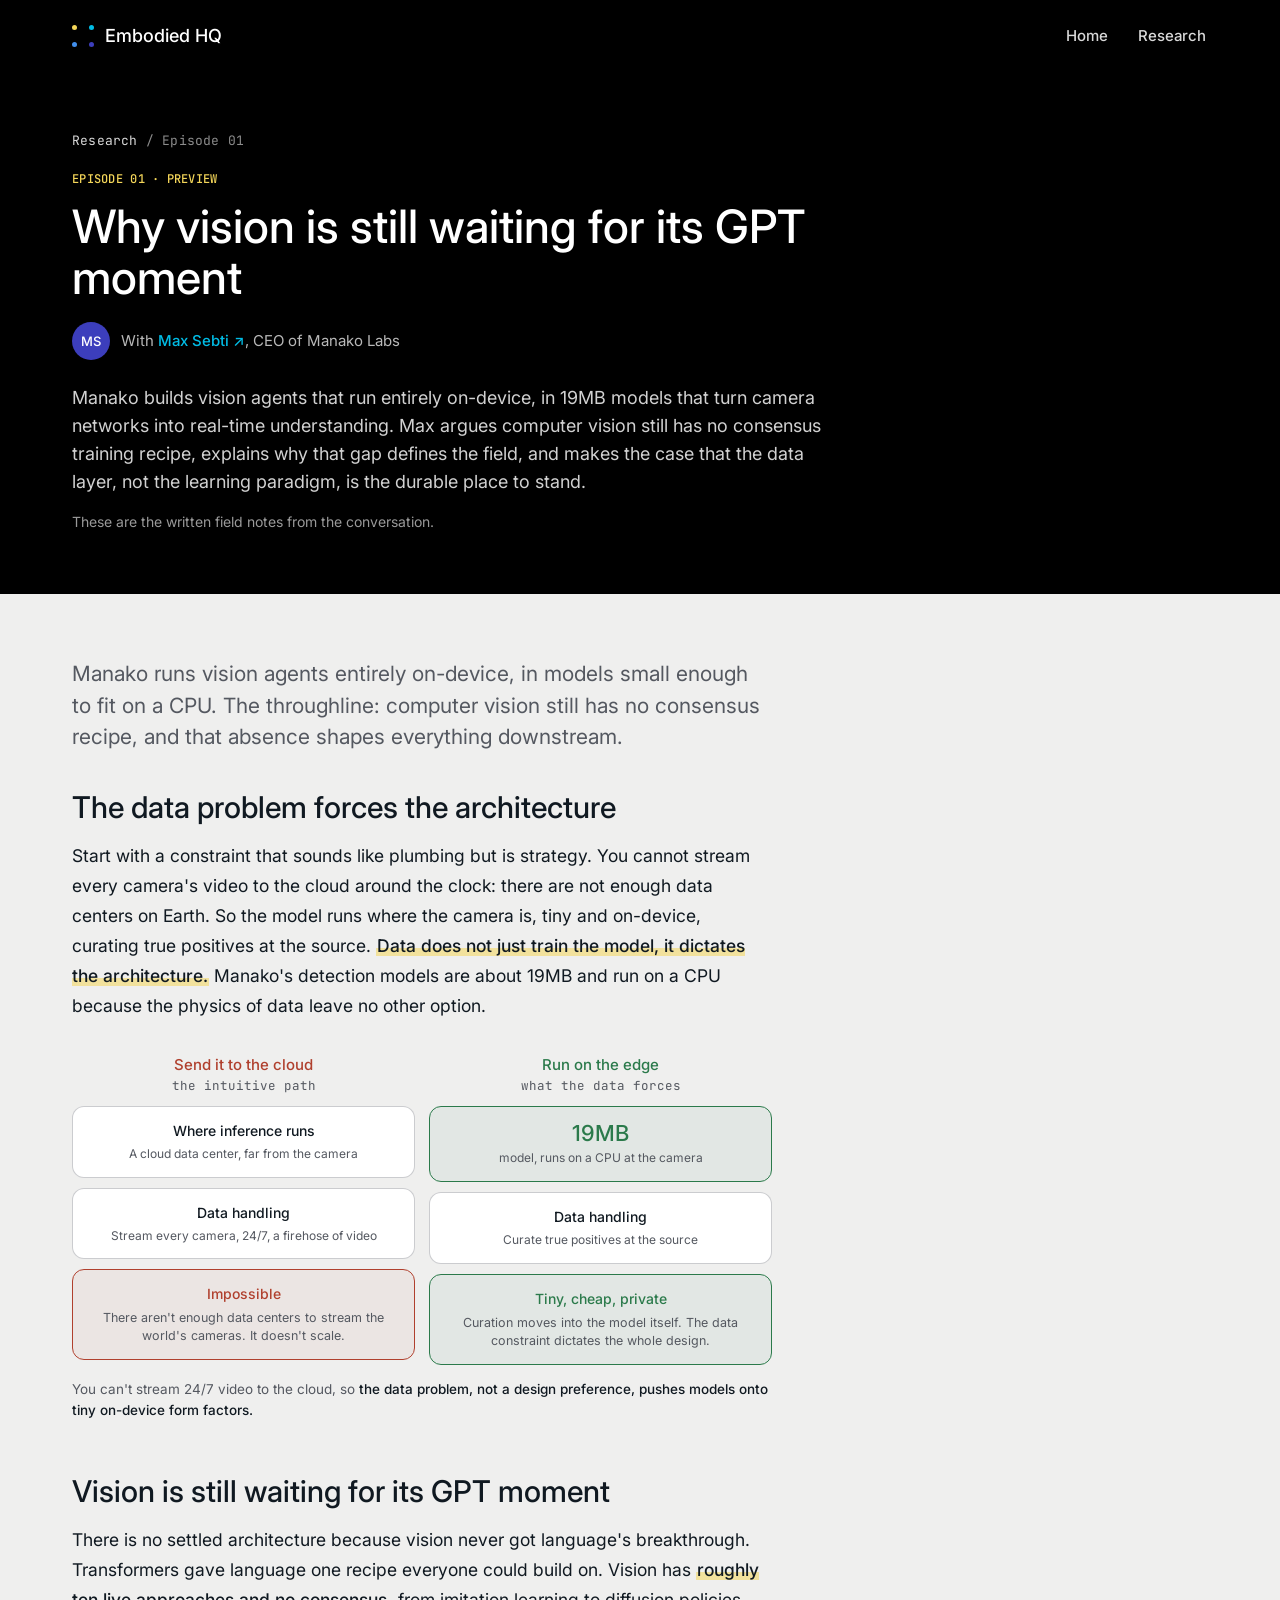
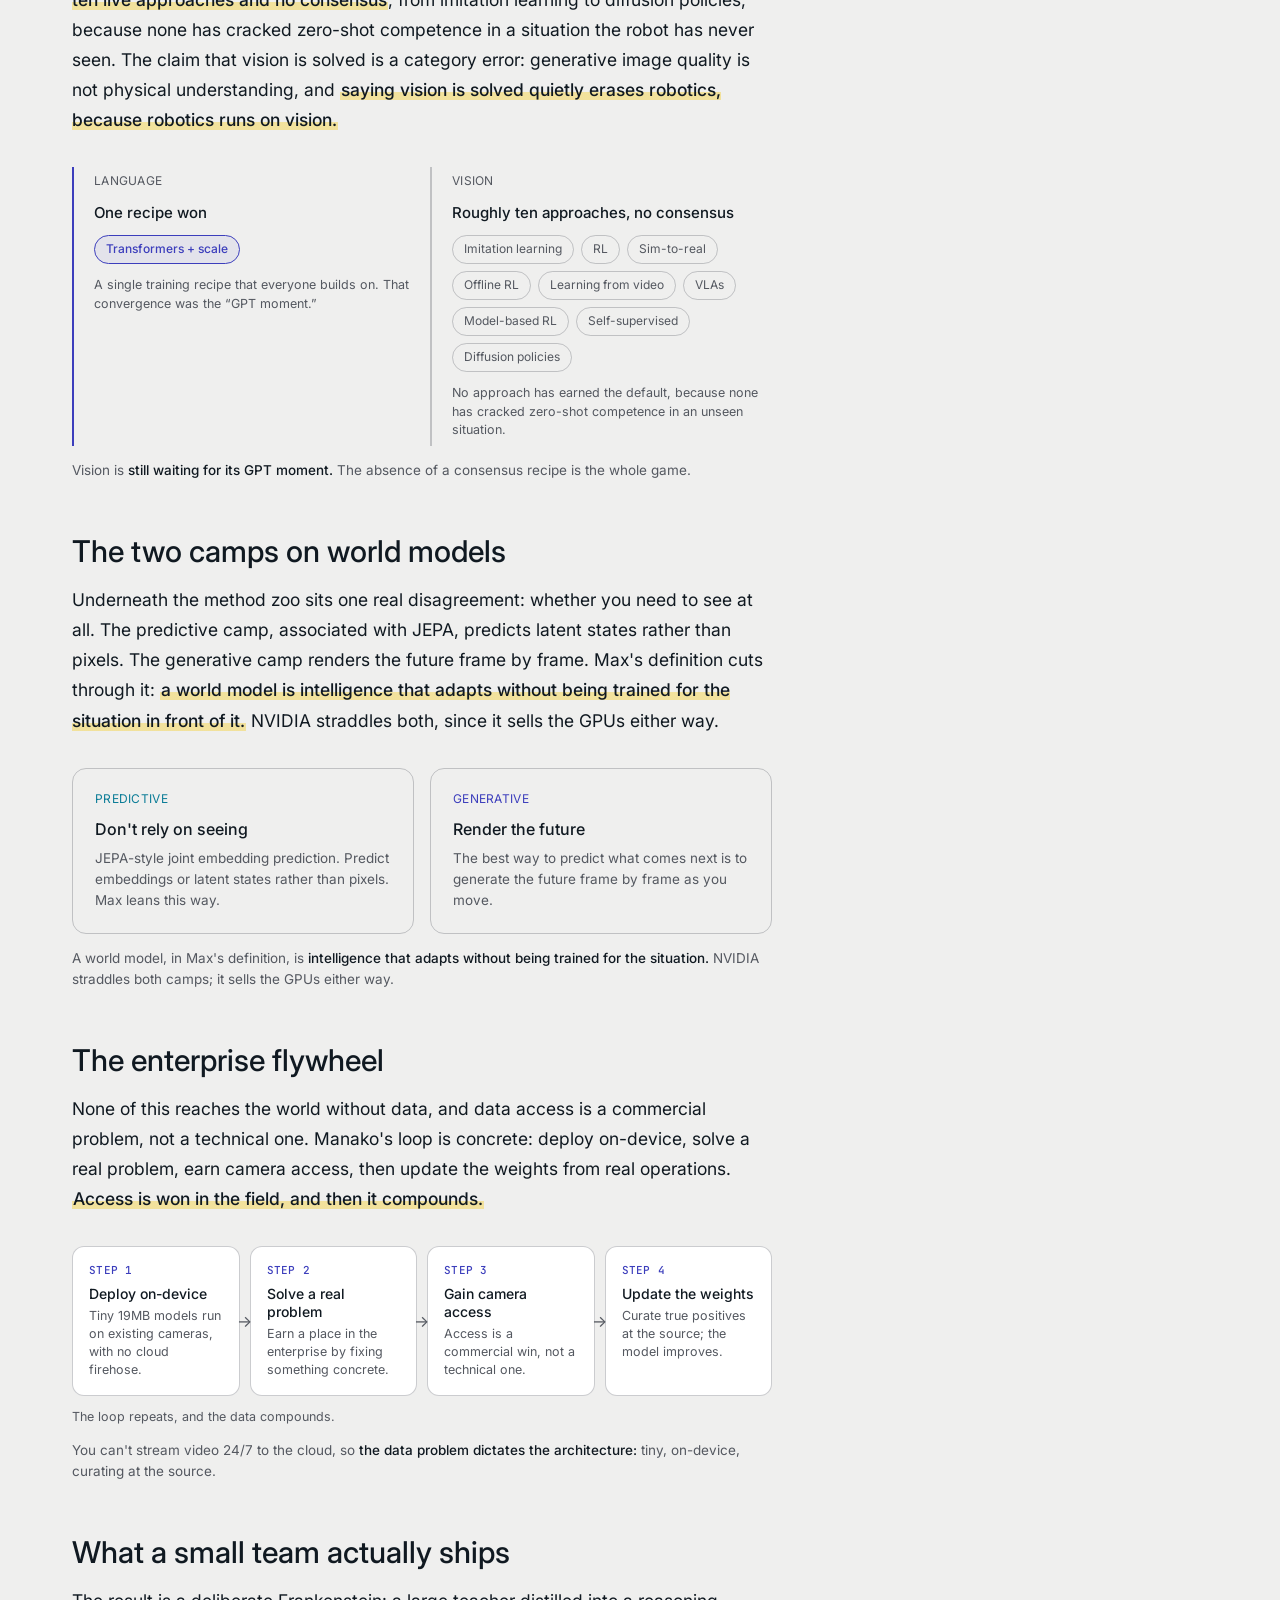
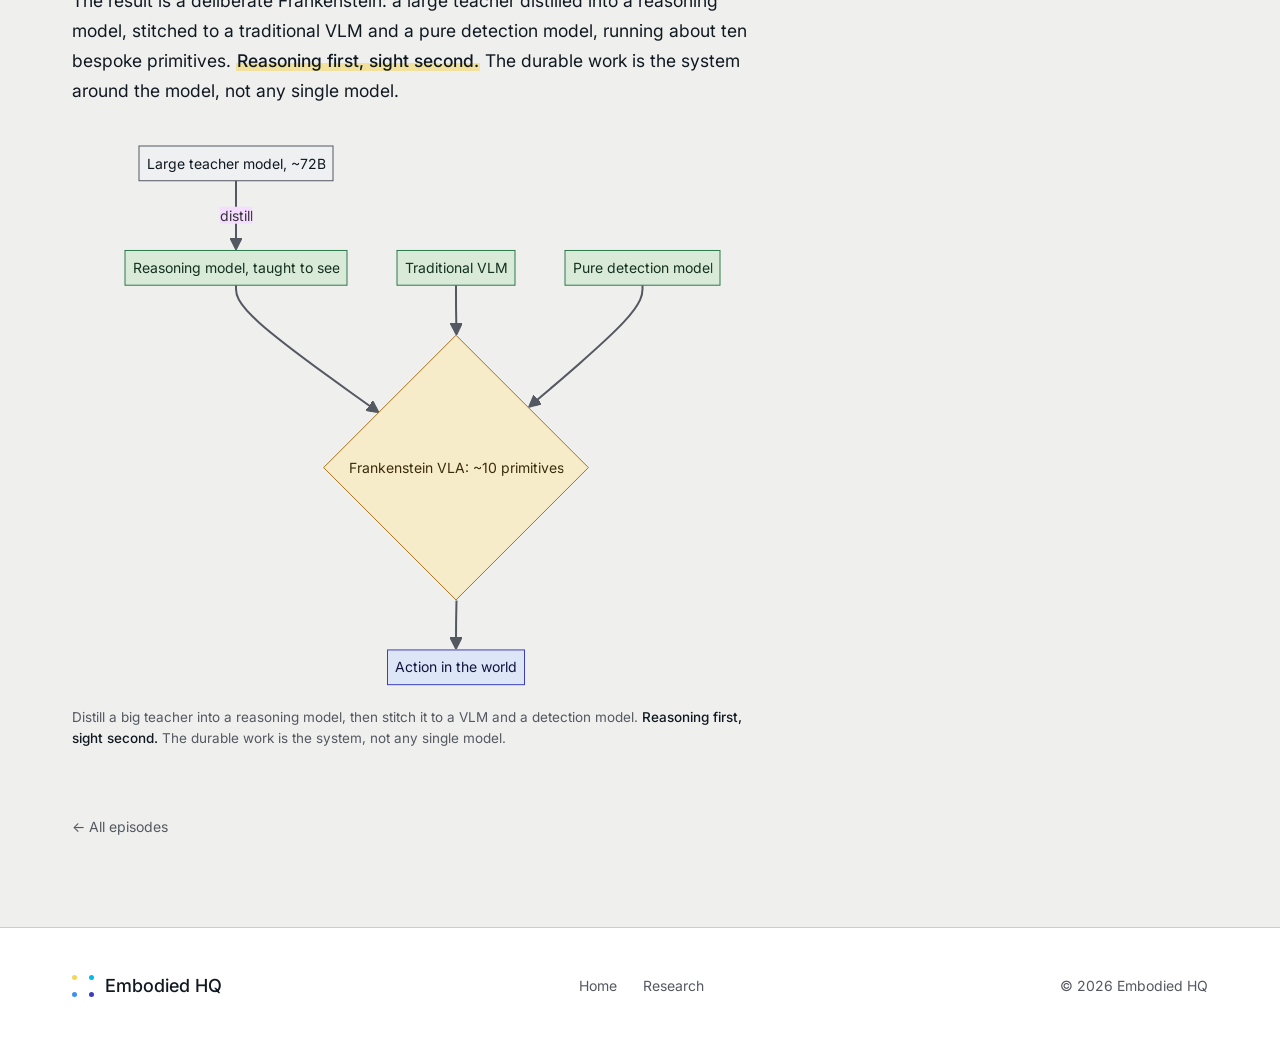
<file: episode-01.html>
<!DOCTYPE html>
<html lang="en">
<head>
<meta charset="UTF-8">
<meta name="viewport" content="width=device-width, initial-scale=1.0">
<title>Episode 01: Why Vision Is Still Waiting for Its GPT Moment | Embodied HQ</title>
<meta name="description" content="Max Sebti of Manako Labs on the missing training recipe for computer vision, the two camps on world models, and why the data layer is the durable place to stand while the field is unsettled.">
<meta name="theme-color" content="#000000">
<link rel="canonical" href="https://embodiedhq.io/episode-01.html">
<meta property="og:type" content="article">
<meta property="og:site_name" content="Embodied HQ">
<meta property="og:url" content="https://embodiedhq.io/episode-01.html">
<meta property="og:title" content="Episode 01: Why Vision Is Still Waiting for Its GPT Moment">
<meta property="og:description" content="Max Sebti of Manako Labs on the missing training recipe for computer vision, world models, and the data layer as the durable position.">
<meta property="og:image" content="https://embodiedhq.io/og-image.png">
<meta property="og:image:width" content="1200">
<meta property="og:image:height" content="630">
<meta name="twitter:card" content="summary_large_image">
<meta name="twitter:title" content="Episode 01: Why Vision Is Still Waiting for Its GPT Moment">
<meta name="twitter:description" content="Max Sebti of Manako Labs on the missing training recipe for computer vision, world models, and the data layer as the durable position.">
<meta name="twitter:image" content="https://embodiedhq.io/og-image.png">
<link rel="icon" type="image/svg+xml" href="favicon.svg">
<link rel="preconnect" href="https://fonts.googleapis.com">
<link rel="preconnect" href="https://fonts.gstatic.com" crossorigin>
<link href="https://fonts.googleapis.com/css2?family=Inter:wght@400;500&display=swap" rel="stylesheet">
<link rel="stylesheet" href="styles.css">
<script>document.documentElement.classList.add('js')</script>
<script type="application/ld+json">
{"@context":"https://schema.org","@type":"PodcastEpisode","episodeNumber":1,"name":"Why vision is still waiting for its GPT moment","url":"https://embodiedhq.io/episode-01.html","description":"Max Sebti of Manako Labs on the missing training recipe for computer vision, the two camps on world models, and why the data layer is the durable place to stand.","partOfSeries":{"@type":"PodcastSeries","name":"Embodied HQ","url":"https://embodiedhq.io/"},"inLanguage":"en"}
</script>
</head>
<body>

<header id="hdr">
  <div class="wrap nav">
    <a class="brand" href="index.html">
      <span class="dots"><span></span><span></span><span></span><span></span></span>
      Embodied HQ
    </a>
    <nav class="nav-links">
      <a href="index.html">Home</a>
      <a href="research.html">Research</a>
    </nav>
  </div>
</header>

<main id="top">
  <section class="ephead">
    <div class="wrap">
      <div class="crumb"><a href="research.html">Research</a> / Episode 01</div>
      <span class="ep-num">Episode 01 · Preview</span>
      <h1>Why vision is still waiting for its GPT moment</h1>
      <div class="guest">
        <span class="g-pic">MS</span>
        <span>With <a href="https://www.linkedin.com/in/maxime-sebti/" target="_blank" rel="noopener">Max Sebti ↗</a>, CEO of Manako Labs</span>
      </div>
      <p class="lede">Manako builds vision agents that run entirely on-device, in 19MB models that turn camera networks into real-time understanding. Max argues computer vision still has no consensus training recipe, explains why that gap defines the field, and makes the case that the data layer, not the learning paradigm, is the durable place to stand.</p>
      <p class="epnote">These are the written field notes from the conversation.</p>
    </div>
  </section>

  <section class="epbody">
    <div class="wrap">
      <article class="memo">
      <p class="dek">Manako runs vision agents entirely on-device, in models small enough to fit on a CPU. The throughline: computer vision still has no consensus recipe, and that absence shapes everything downstream.</p>

      <h2>The data problem forces the architecture</h2>
      <p>Start with a constraint that sounds like plumbing but is strategy. You cannot stream every camera's video to the cloud around the clock: there are not enough data centers on Earth. So the model runs where the camera is, tiny and on-device, curating true positives at the source. <mark>Data does not just train the model, it dictates the architecture.</mark> Manako's detection models are about 19MB and run on a CPU because the physics of data leave no other option.</p>

      <div class="viz reveal">
        <div class="scenario c2">
          <div class="scol bad">
            <div class="shead"><div class="st">Send it to the cloud</div><div class="ss">the intuitive path</div></div>
            <div class="srow"><div class="lab">Where inference runs</div><div class="sub">A cloud data center, far from the camera</div></div>
            <div class="srow"><div class="lab">Data handling</div><div class="sub">Stream every camera, 24/7, a firehose of video</div></div>
            <div class="scallout r"><div class="ct">Impossible</div><div class="cd">There aren't enough data centers to stream the world's cameras. It doesn't scale.</div></div>
          </div>
          <div class="scol good">
            <div class="shead"><div class="st">Run on the edge</div><div class="ss">what the data forces</div></div>
            <div class="srow hl g"><div class="big">19MB</div><div class="sub">model, runs on a CPU at the camera</div></div>
            <div class="srow"><div class="lab">Data handling</div><div class="sub">Curate true positives at the source</div></div>
            <div class="scallout g"><div class="ct">Tiny, cheap, private</div><div class="cd">Curation moves into the model itself. The data constraint dictates the whole design.</div></div>
          </div>
        </div>
        <div class="vcap">You can't stream 24/7 video to the cloud, so <b>the data problem, not a design preference, pushes models onto tiny on-device form factors.</b></div>
      </div>

      <h2>Vision is still waiting for its GPT moment</h2>
      <p>There is no settled architecture because vision never got language's breakthrough. Transformers gave language one recipe everyone could build on. Vision has <mark>roughly ten live approaches and no consensus</mark>, from imitation learning to diffusion policies, because none has cracked zero-shot competence in a situation the robot has never seen. The claim that vision is solved is a category error: generative image quality is not physical understanding, and <mark>saying vision is solved quietly erases robotics, because robotics runs on vision.</mark></p>

      <div class="viz reveal">
        <div class="compare">
          <div class="cside one">
            <div class="ct">Language</div>
            <div class="cbig">One recipe won</div>
            <div class="cchips"><span class="cchip">Transformers + scale</span></div>
            <div class="cnote">A single training recipe that everyone builds on. That convergence was the &ldquo;GPT moment.&rdquo;</div>
          </div>
          <div class="cside">
            <div class="ct">Vision</div>
            <div class="cbig">Roughly ten approaches, no consensus</div>
            <div class="cchips">
              <span class="cchip">Imitation learning</span><span class="cchip">RL</span><span class="cchip">Sim-to-real</span><span class="cchip">Offline RL</span><span class="cchip">Learning from video</span><span class="cchip">VLAs</span><span class="cchip">Model-based RL</span><span class="cchip">Self-supervised</span><span class="cchip">Diffusion policies</span>
            </div>
            <div class="cnote">No approach has earned the default, because none has cracked zero-shot competence in an unseen situation.</div>
          </div>
        </div>
        <div class="vcap">Vision is <b>still waiting for its GPT moment.</b> The absence of a consensus recipe is the whole game.</div>
      </div>

      <h2>The two camps on world models</h2>
      <p>Underneath the method zoo sits one real disagreement: whether you need to see at all. The predictive camp, associated with JEPA, predicts latent states rather than pixels. The generative camp renders the future frame by frame. Max's definition cuts through it: <mark>a world model is intelligence that adapts without being trained for the situation in front of it.</mark> NVIDIA straddles both, since it sells the GPUs either way.</p>

      <div class="viz reveal">
        <div class="camps">
          <div class="camp a">
            <div class="t">Predictive</div>
            <div class="h">Don't rely on seeing</div>
            <p>JEPA-style joint embedding prediction. Predict embeddings or latent states rather than pixels. Max leans this way.</p>
          </div>
          <div class="camp b">
            <div class="t">Generative</div>
            <div class="h">Render the future</div>
            <p>The best way to predict what comes next is to generate the future frame by frame as you move.</p>
          </div>
        </div>
        <div class="vcap">A world model, in Max's definition, is <b>intelligence that adapts without being trained for the situation.</b> NVIDIA straddles both camps; it sells the GPUs either way.</div>
      </div>

      <h2>The enterprise flywheel</h2>
      <p>None of this reaches the world without data, and data access is a commercial problem, not a technical one. Manako's loop is concrete: deploy on-device, solve a real problem, earn camera access, then update the weights from real operations. <mark>Access is won in the field, and then it compounds.</mark></p>

      <div class="viz reveal">
        <div class="flow">
          <div class="fstep"><div class="n">Step 1</div><div class="s">Deploy on-device</div><div class="d">Tiny 19MB models run on existing cameras, with no cloud firehose.</div></div>
          <div class="fstep"><div class="n">Step 2</div><div class="s">Solve a real problem</div><div class="d">Earn a place in the enterprise by fixing something concrete.</div></div>
          <div class="fstep"><div class="n">Step 3</div><div class="s">Gain camera access</div><div class="d">Access is a commercial win, not a technical one.</div></div>
          <div class="fstep"><div class="n">Step 4</div><div class="s">Update the weights</div><div class="d">Curate true positives at the source; the model improves.</div></div>
        </div>
        <div class="floop">The loop repeats, and the data compounds.</div>
        <div class="vcap">You can't stream video 24/7 to the cloud, so <b>the data problem dictates the architecture:</b> tiny, on-device, curating at the source.</div>
      </div>

      <h2>What a small team actually ships</h2>
      <p>The result is a deliberate Frankenstein: a large teacher distilled into a reasoning model, stitched to a traditional VLM and a pure detection model, running about ten bespoke primitives. <mark>Reasoning first, sight second.</mark> The durable work is the system around the model, not any single model.</p>

      <div class="viz reveal">
        <div class="mermaid">
flowchart TB
  T["Large teacher model, ~72B"]:::src
  R["Reasoning model, taught to see"]:::part
  V["Traditional VLM"]:::part
  D["Pure detection model"]:::part
  F{"Frankenstein VLA: ~10 primitives"}:::core
  ACT["Action in the world"]:::out
  T -->|distill| R
  R --> F
  V --> F
  D --> F
  F --> ACT
  classDef src fill:#eef0f2,stroke:#545860,color:#101921;
  classDef part fill:#d9ead9,stroke:#2b7a4b,color:#14311f;
  classDef core fill:#f7ecc9,stroke:#a8701c,color:#3a2c0e;
  classDef out fill:#dce6f7,stroke:#3C3EBC,color:#12143f;
        </div>
        <div class="vcap">Distill a big teacher into a reasoning model, then stitch it to a VLM and a detection model. <b>Reasoning first, sight second.</b> The durable work is the system, not any single model.</div>
      </div>

      </article>

      <div class="backlink reveal"><a href="research.html">← All episodes</a></div>
    </div>
  </section>
</main>

<footer>
  <div class="wrap foot">
    <a class="brand" href="index.html">
      <span class="dots"><span></span><span></span><span></span><span></span></span>
      Embodied HQ
    </a>
    <div class="foot-links">
      <a href="index.html">Home</a>
      <a href="research.html">Research</a>
    </div>
    <div class="cr">© 2026 Embodied HQ</div>
  </div>
</footer>

<script>
const hdr=document.getElementById('hdr');
addEventListener('scroll',()=>{hdr.classList.toggle('scrolled',scrollY>40);});
const io=new IntersectionObserver((es)=>{es.forEach(e=>{if(e.isIntersecting){e.target.classList.add('in');io.unobserve(e.target);}});},{threshold:0,rootMargin:'0px 0px -40px 0px'});
document.querySelectorAll('.reveal').forEach(el=>io.observe(el));
</script>
<script src="mermaid.min.js"></script>
<script>mermaid.initialize({startOnLoad:true,theme:'base',themeVariables:{fontFamily:'Inter, sans-serif',fontSize:'14px',lineColor:'#545860'},flowchart:{useMaxWidth:true,curve:'basis'}});</script>
</body>
</html>
</file>
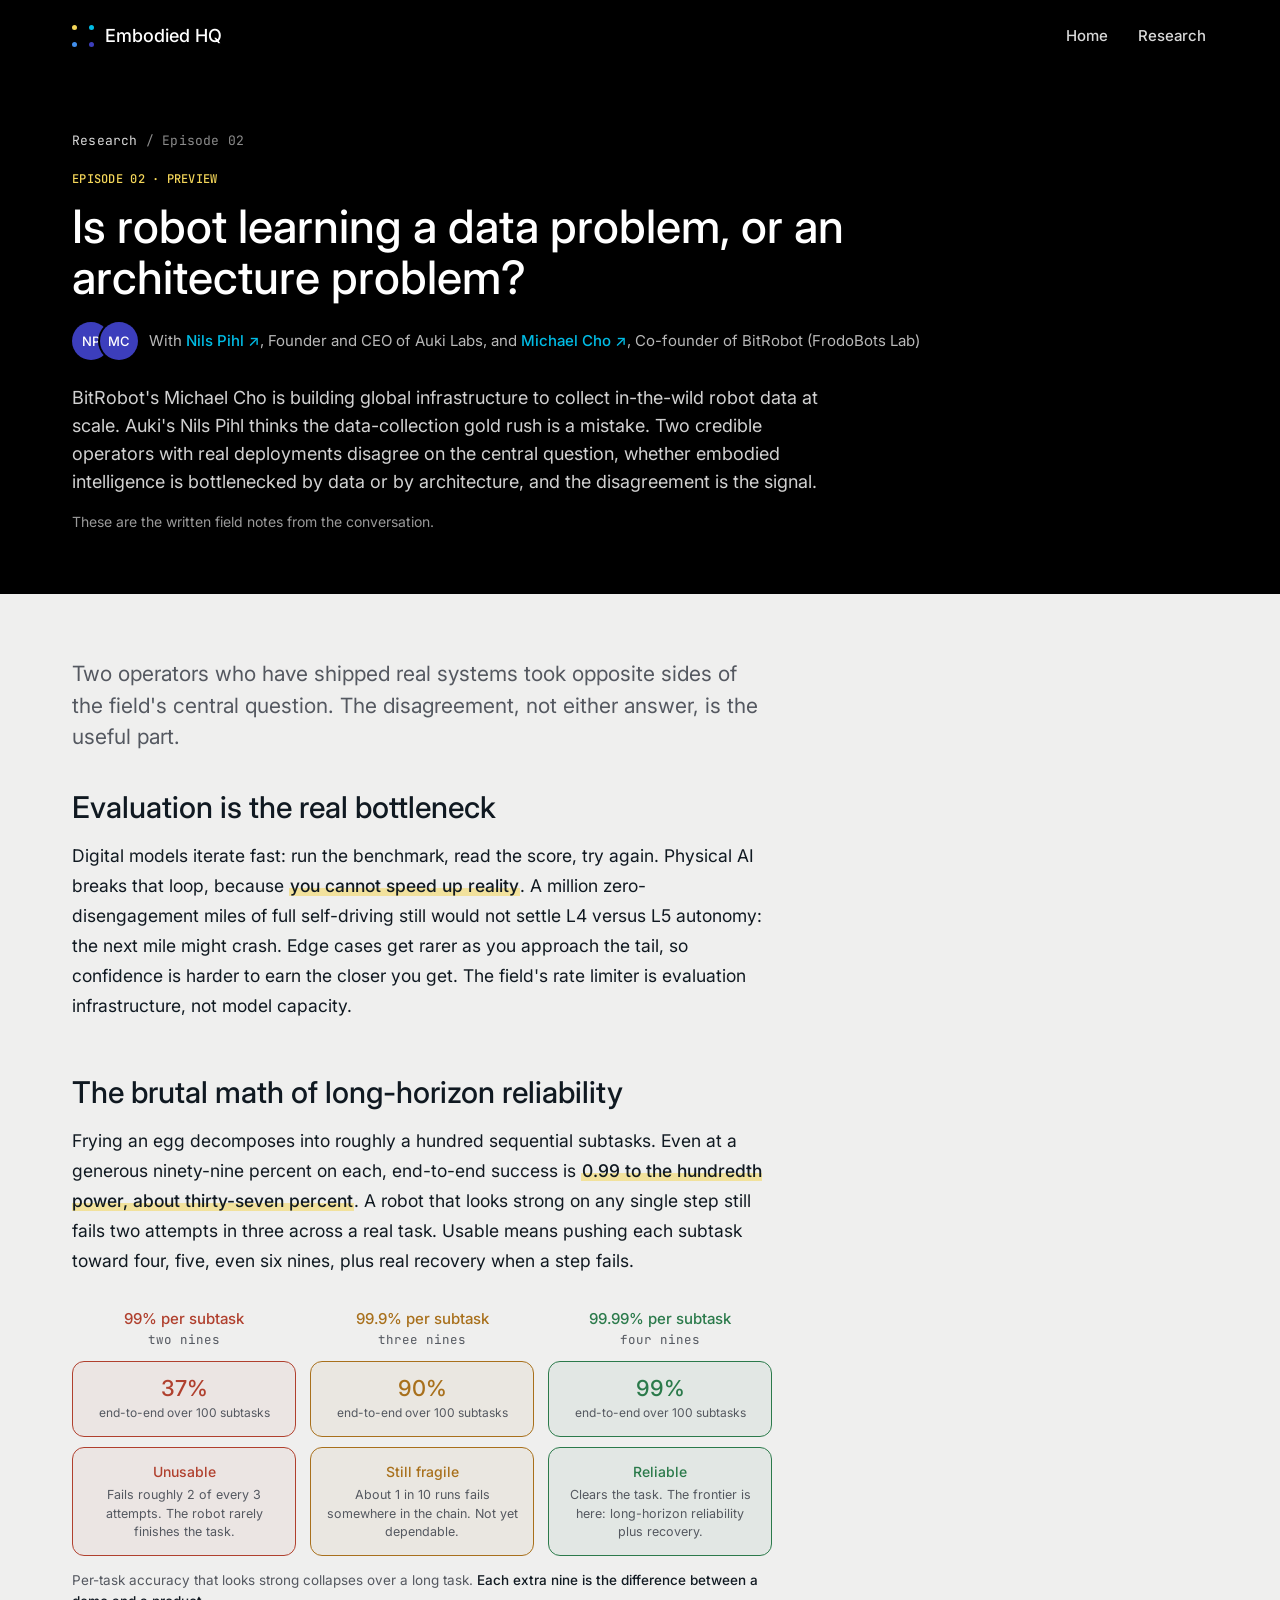
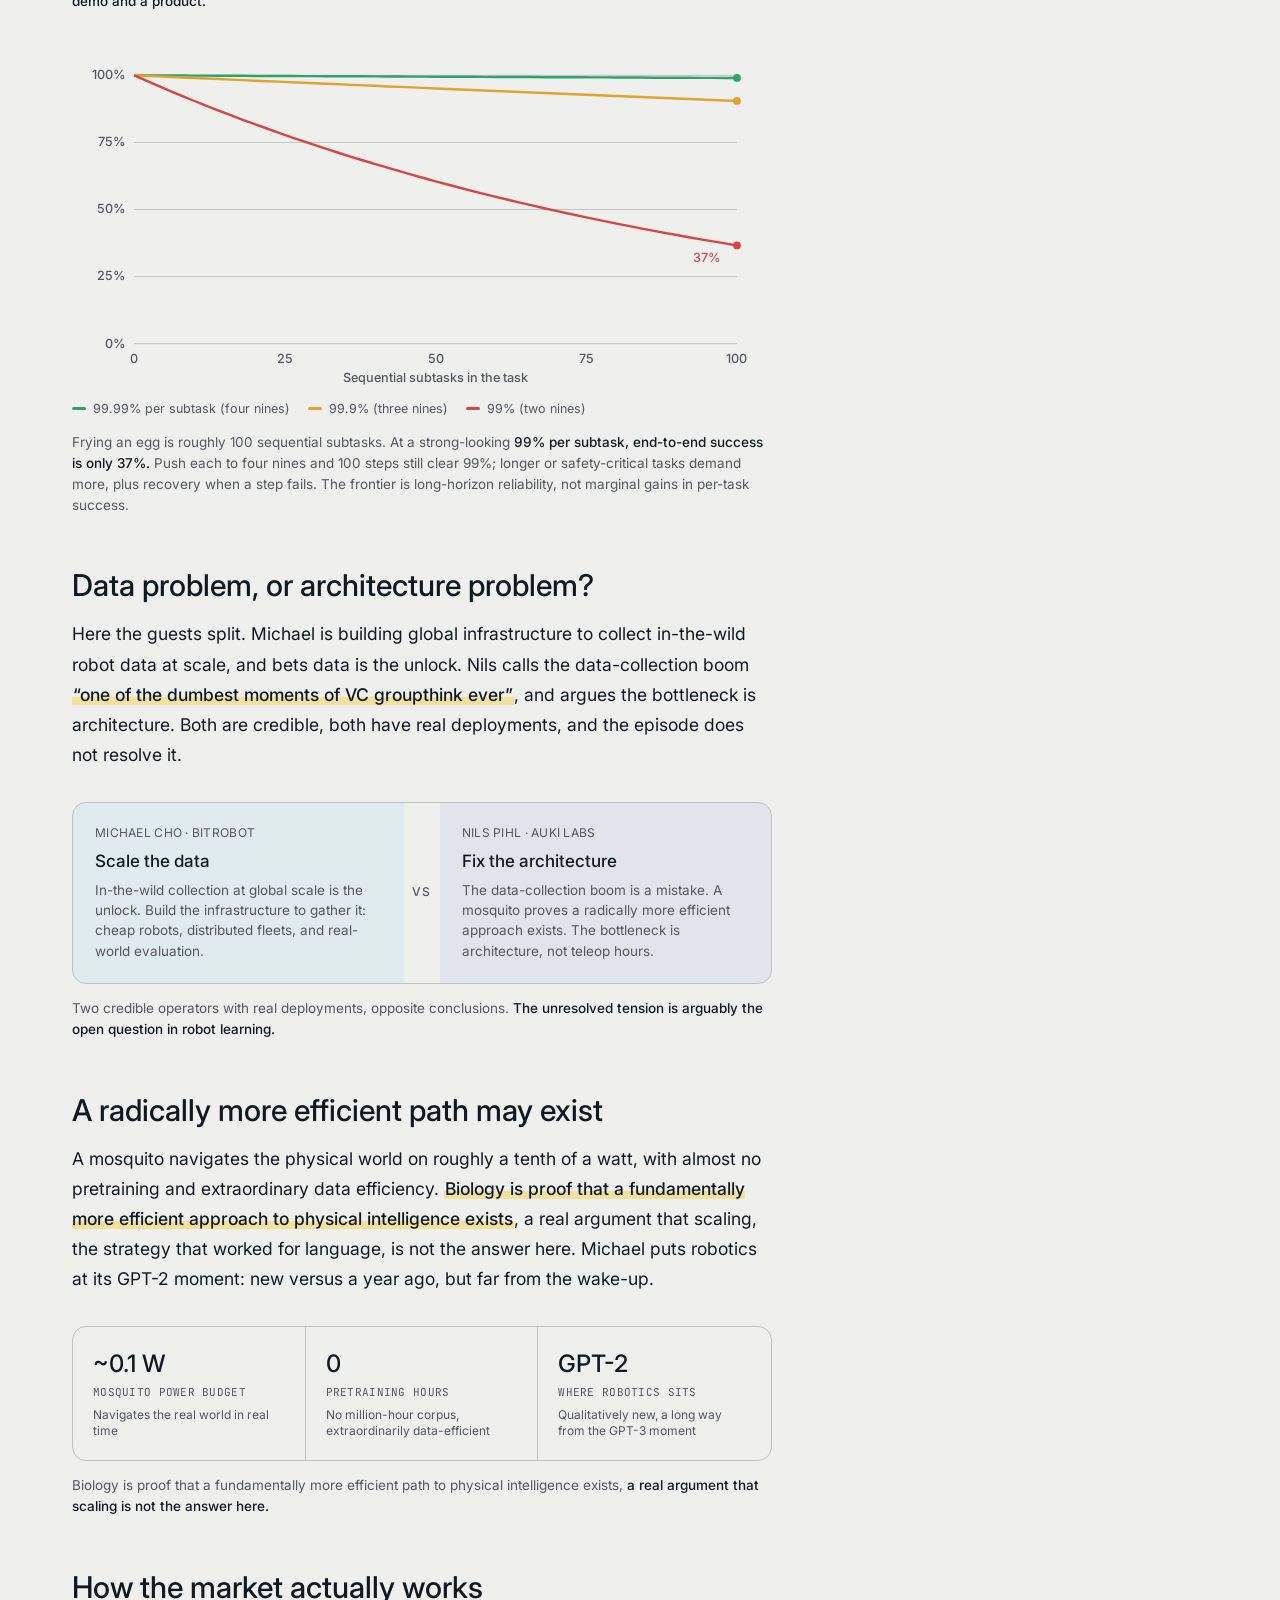
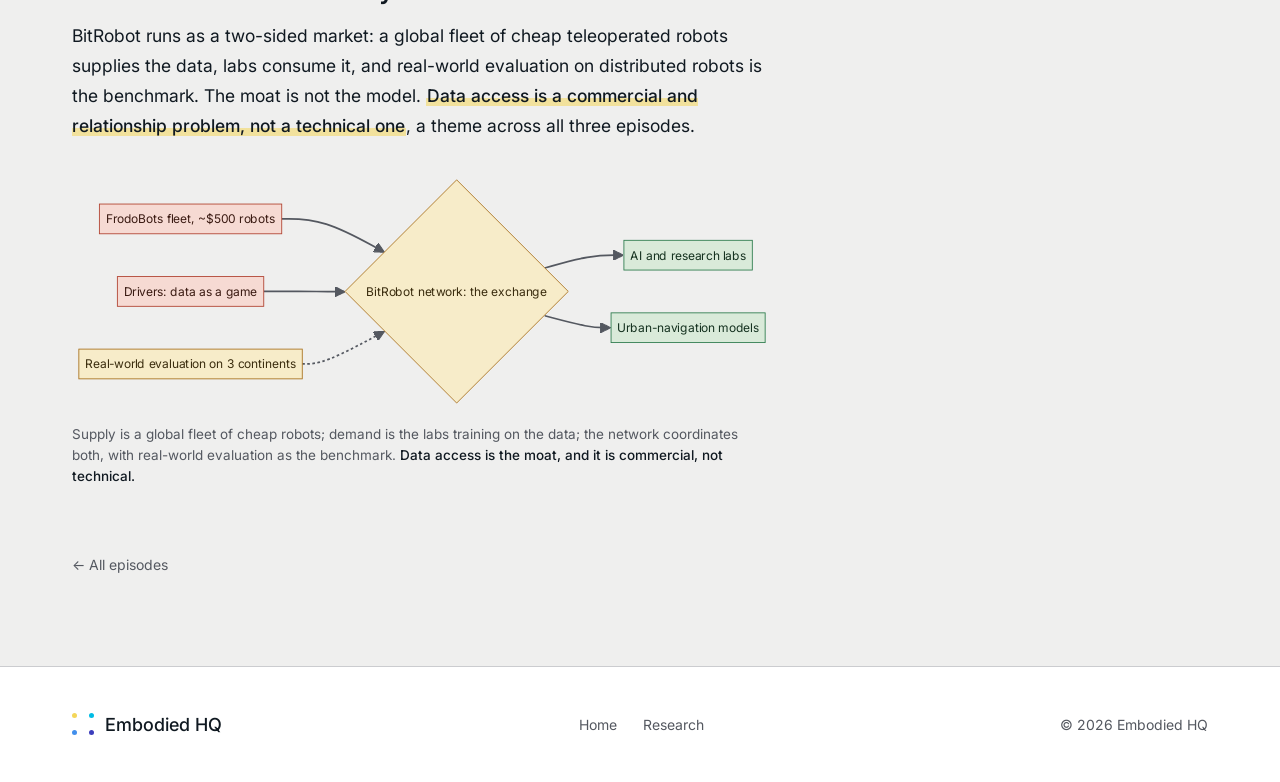
<file: episode-02.html>
<!DOCTYPE html>
<html lang="en">
<head>
<meta charset="UTF-8">
<meta name="viewport" content="width=device-width, initial-scale=1.0">
<title>Episode 02: Data Problem or Architecture Problem? | Embodied HQ</title>
<meta name="description" content="Nils Pihl of Auki Labs and Michael Cho of BitRobot on why evaluation is the real bottleneck in physical AI, the brutal math of long-horizon reliability, and whether robot learning is a data problem or an architecture problem.">
<meta name="theme-color" content="#000000">
<link rel="canonical" href="https://embodiedhq.io/episode-02.html">
<meta property="og:type" content="article">
<meta property="og:site_name" content="Embodied HQ">
<meta property="og:url" content="https://embodiedhq.io/episode-02.html">
<meta property="og:title" content="Episode 02: Data Problem or Architecture Problem?">
<meta property="og:description" content="Nils Pihl (Auki Labs) and Michael Cho (BitRobot) on evaluation as the real bottleneck, long-horizon reliability, and the open question in robot learning.">
<meta property="og:image" content="https://embodiedhq.io/og-image.png">
<meta property="og:image:width" content="1200">
<meta property="og:image:height" content="630">
<meta name="twitter:card" content="summary_large_image">
<meta name="twitter:title" content="Episode 02: Data Problem or Architecture Problem?">
<meta name="twitter:description" content="Nils Pihl (Auki Labs) and Michael Cho (BitRobot) on evaluation as the real bottleneck, long-horizon reliability, and the open question in robot learning.">
<meta name="twitter:image" content="https://embodiedhq.io/og-image.png">
<link rel="icon" type="image/svg+xml" href="favicon.svg">
<link rel="preconnect" href="https://fonts.googleapis.com">
<link rel="preconnect" href="https://fonts.gstatic.com" crossorigin>
<link href="https://fonts.googleapis.com/css2?family=Inter:wght@400;500&display=swap" rel="stylesheet">
<link rel="stylesheet" href="styles.css">
<script>document.documentElement.classList.add('js')</script>
<script type="application/ld+json">
{"@context":"https://schema.org","@type":"PodcastEpisode","episodeNumber":2,"name":"Is robot learning a data problem, or an architecture problem?","url":"https://embodiedhq.io/episode-02.html","description":"Nils Pihl of Auki Labs and Michael Cho of BitRobot on evaluation as the real bottleneck, long-horizon reliability, and the open question in robot learning.","partOfSeries":{"@type":"PodcastSeries","name":"Embodied HQ","url":"https://embodiedhq.io/"},"inLanguage":"en"}
</script>
</head>
<body>

<header id="hdr">
  <div class="wrap nav">
    <a class="brand" href="index.html">
      <span class="dots"><span></span><span></span><span></span><span></span></span>
      Embodied HQ
    </a>
    <nav class="nav-links">
      <a href="index.html">Home</a>
      <a href="research.html">Research</a>
    </nav>
  </div>
</header>

<main id="top">
  <section class="ephead">
    <div class="wrap">
      <div class="crumb"><a href="research.html">Research</a> / Episode 02</div>
      <span class="ep-num">Episode 02 · Preview</span>
      <h1>Is robot learning a data problem, or an architecture problem?</h1>
      <div class="guest">
        <span class="g-pic">NP</span>
        <span class="g-pic">MC</span>
        <span>With <a href="https://www.linkedin.com/in/nilspihl/" target="_blank" rel="noopener">Nils Pihl ↗</a>, Founder and CEO of Auki Labs, and <a href="https://www.linkedin.com/in/michael-chung-yeung-cho/" target="_blank" rel="noopener">Michael Cho ↗</a>, Co-founder of BitRobot (FrodoBots Lab)</span>
      </div>
      <p class="lede">BitRobot's Michael Cho is building global infrastructure to collect in-the-wild robot data at scale. Auki's Nils Pihl thinks the data-collection gold rush is a mistake. Two credible operators with real deployments disagree on the central question, whether embodied intelligence is bottlenecked by data or by architecture, and the disagreement is the signal.</p>
      <p class="epnote">These are the written field notes from the conversation.</p>
    </div>
  </section>

  <section class="epbody">
    <div class="wrap">
      <article class="memo">
      <p class="dek">Two operators who have shipped real systems took opposite sides of the field's central question. The disagreement, not either answer, is the useful part.</p>

      <h2>Evaluation is the real bottleneck</h2>
      <p>Digital models iterate fast: run the benchmark, read the score, try again. Physical AI breaks that loop, because <mark>you cannot speed up reality</mark>. A million zero-disengagement miles of full self-driving still would not settle L4 versus L5 autonomy: the next mile might crash. Edge cases get rarer as you approach the tail, so confidence is harder to earn the closer you get. The field's rate limiter is evaluation infrastructure, not model capacity.</p>

      <h2>The brutal math of long-horizon reliability</h2>
      <p>Frying an egg decomposes into roughly a hundred sequential subtasks. Even at a generous ninety-nine percent on each, end-to-end success is <mark>0.99 to the hundredth power, about thirty-seven percent</mark>. A robot that looks strong on any single step still fails two attempts in three across a real task. Usable means pushing each subtask toward four, five, even six nines, plus real recovery when a step fails.</p>

      <div class="viz reveal">
        <div class="scenario c3">
          <div class="scol bad">
            <div class="shead"><div class="st">99% per subtask</div><div class="ss">two nines</div></div>
            <div class="srow hl r"><div class="big">37%</div><div class="sub">end-to-end over 100 subtasks</div></div>
            <div class="scallout r"><div class="ct">Unusable</div><div class="cd">Fails roughly 2 of every 3 attempts. The robot rarely finishes the task.</div></div>
          </div>
          <div class="scol mid">
            <div class="shead"><div class="st">99.9% per subtask</div><div class="ss">three nines</div></div>
            <div class="srow hl a"><div class="big">90%</div><div class="sub">end-to-end over 100 subtasks</div></div>
            <div class="scallout a"><div class="ct">Still fragile</div><div class="cd">About 1 in 10 runs fails somewhere in the chain. Not yet dependable.</div></div>
          </div>
          <div class="scol good">
            <div class="shead"><div class="st">99.99% per subtask</div><div class="ss">four nines</div></div>
            <div class="srow hl g"><div class="big">99%</div><div class="sub">end-to-end over 100 subtasks</div></div>
            <div class="scallout g"><div class="ct">Reliable</div><div class="cd">Clears the task. The frontier is here: long-horizon reliability plus recovery.</div></div>
          </div>
        </div>
        <div class="vcap">Per-task accuracy that looks strong collapses over a long task. <b>Each extra nine is the difference between a demo and a product.</b></div>
      </div>

      <div class="viz reveal">
        <svg viewBox="0 0 720 344" role="img" aria-label="Line chart of end-to-end success rate versus number of chained subtasks, for 99 percent, 99.9 percent, and 99.99 percent per-subtask reliability. At 100 subtasks, 99 percent per-subtask yields 37 percent end-to-end.">
          <line class="vgrid-line" x1="64" y1="24" x2="684" y2="24"/>
          <line class="vgrid-line" x1="64" y1="93" x2="684" y2="93"/>
          <line class="vgrid-line" x1="64" y1="162" x2="684" y2="162"/>
          <line class="vgrid-line" x1="64" y1="231" x2="684" y2="231"/>
          <line class="vgrid-line" x1="64" y1="300" x2="684" y2="300"/>
          <text class="vaxis-lbl" x="56" y="28" text-anchor="end">100%</text>
          <text class="vaxis-lbl" x="56" y="97" text-anchor="end">75%</text>
          <text class="vaxis-lbl" x="56" y="166" text-anchor="end">50%</text>
          <text class="vaxis-lbl" x="56" y="235" text-anchor="end">25%</text>
          <text class="vaxis-lbl" x="56" y="304" text-anchor="end">0%</text>
          <text class="vaxis-lbl" x="64" y="320" text-anchor="middle">0</text>
          <text class="vaxis-lbl" x="219" y="320" text-anchor="middle">25</text>
          <text class="vaxis-lbl" x="374" y="320" text-anchor="middle">50</text>
          <text class="vaxis-lbl" x="529" y="320" text-anchor="middle">75</text>
          <text class="vaxis-lbl" x="684" y="320" text-anchor="middle">100</text>
          <text class="vaxis-lbl" x="374" y="339" text-anchor="middle">Sequential subtasks in the task</text>
          <polyline fill="none" stroke="#2FA36B" stroke-width="2.5" points="64.0,24.0 76.4,24.1 88.8,24.1 101.2,24.2 113.6,24.2 126.0,24.3 138.4,24.3 150.8,24.4 163.2,24.4 175.6,24.5 188.0,24.6 200.4,24.6 212.8,24.7 225.2,24.7 237.6,24.8 250.0,24.8 262.4,24.9 274.8,24.9 287.2,25.0 299.6,25.0 312.0,25.1 324.4,25.2 336.8,25.2 349.2,25.3 361.6,25.3 374.0,25.4 386.4,25.4 398.8,25.5 411.2,25.5 423.6,25.6 436.0,25.7 448.4,25.7 460.8,25.8 473.2,25.8 485.6,25.9 498.0,25.9 510.4,26.0 522.8,26.0 535.2,26.1 547.6,26.1 560.0,26.2 572.4,26.3 584.8,26.3 597.2,26.4 609.6,26.4 622.0,26.5 634.4,26.5 646.8,26.6 659.2,26.6 671.6,26.7 684.0,26.7"/>
          <polyline fill="none" stroke="#E0A32E" stroke-width="2.5" points="64.0,24.0 76.4,24.6 88.8,25.1 101.2,25.7 113.6,26.2 126.0,26.7 138.4,27.3 150.8,27.8 163.2,28.4 175.6,28.9 188.0,29.5 200.4,30.0 212.8,30.5 225.2,31.1 237.6,31.6 250.0,32.2 262.4,32.7 274.8,33.2 287.2,33.8 299.6,34.3 312.0,34.8 324.4,35.4 336.8,35.9 349.2,36.4 361.6,36.9 374.0,37.5 386.4,38.0 398.8,38.5 411.2,39.0 423.6,39.6 436.0,40.1 448.4,40.6 460.8,41.1 473.2,41.6 485.6,42.2 498.0,42.7 510.4,43.2 522.8,43.7 535.2,44.2 547.6,44.7 560.0,45.2 572.4,45.7 584.8,46.2 597.2,46.8 609.6,47.3 622.0,47.8 634.4,48.3 646.8,48.8 659.2,49.3 671.6,49.8 684.0,50.3"/>
          <polyline fill="none" stroke="#D64545" stroke-width="2.5" points="64.0,24.0 76.4,29.5 88.8,34.9 101.2,40.2 113.6,45.3 126.0,50.4 138.4,55.4 150.8,60.2 163.2,65.0 175.6,69.7 188.0,74.3 200.4,78.7 212.8,83.2 225.2,87.5 237.6,91.7 250.0,95.8 262.4,99.9 274.8,103.9 287.2,107.8 299.6,111.6 312.0,115.4 324.4,119.0 336.8,122.6 349.2,126.2 361.6,129.6 374.0,133.0 386.4,136.3 398.8,139.6 411.2,142.8 423.6,145.9 436.0,149.0 448.4,152.0 460.8,154.9 473.2,157.8 485.6,160.7 498.0,163.4 510.4,166.1 522.8,168.8 535.2,171.4 547.6,174.0 560.0,176.5 572.4,178.9 584.8,181.4 597.2,183.7 609.6,186.0 622.0,188.3 634.4,190.5 646.8,192.7 659.2,194.8 671.6,196.9 684.0,199.0"/>
          <circle cx="684" cy="26.7" r="4" fill="#2FA36B"/>
          <circle cx="684" cy="50.3" r="4" fill="#E0A32E"/>
          <circle cx="684" cy="199.0" r="4" fill="#D64545"/>
          <text x="668" y="216" text-anchor="end" fill="#D64545" style="font:500 13px Inter,sans-serif">37%</text>
        </svg>
        <div class="vlegend">
          <span><i style="background:#2FA36B"></i>99.99% per subtask (four nines)</span>
          <span><i style="background:#E0A32E"></i>99.9% (three nines)</span>
          <span><i style="background:#D64545"></i>99% (two nines)</span>
        </div>
        <div class="vcap">Frying an egg is roughly 100 sequential subtasks. At a strong-looking <b>99% per subtask, end-to-end success is only 37%.</b> Push each to four nines and 100 steps still clear 99%; longer or safety-critical tasks demand more, plus recovery when a step fails. The frontier is long-horizon reliability, not marginal gains in per-task success.</div>
      </div>

      <h2>Data problem, or architecture problem?</h2>
      <p>Here the guests split. Michael is building global infrastructure to collect in-the-wild robot data at scale, and bets data is the unlock. Nils calls the data-collection boom <mark>&ldquo;one of the dumbest moments of VC groupthink ever&rdquo;</mark>, and argues the bottleneck is architecture. Both are credible, both have real deployments, and the episode does not resolve it.</p>

      <div class="viz reveal">
        <div class="spectrum">
          <div class="pole left">
            <div class="who">Michael Cho · BitRobot</div>
            <div class="claim">Scale the data</div>
            <div class="sub">In-the-wild collection at global scale is the unlock. Build the infrastructure to gather it: cheap robots, distributed fleets, and real-world evaluation.</div>
          </div>
          <div class="vs">vs</div>
          <div class="pole right">
            <div class="who">Nils Pihl · Auki Labs</div>
            <div class="claim">Fix the architecture</div>
            <div class="sub">The data-collection boom is a mistake. A mosquito proves a radically more efficient approach exists. The bottleneck is architecture, not teleop hours.</div>
          </div>
        </div>
        <div class="vcap">Two credible operators with real deployments, opposite conclusions. <b>The unresolved tension is arguably the open question in robot learning.</b></div>
      </div>

      <h2>A radically more efficient path may exist</h2>
      <p>A mosquito navigates the physical world on roughly a tenth of a watt, with almost no pretraining and extraordinary data efficiency. <mark>Biology is proof that a fundamentally more efficient approach to physical intelligence exists</mark>, a real argument that scaling, the strategy that worked for language, is not the answer here. Michael puts robotics at its GPT-2 moment: new versus a year ago, but far from the wake-up.</p>

      <div class="viz reveal">
        <div class="statstrip">
          <div class="statcell"><div class="v">~0.1 W</div><div class="l">Mosquito power budget</div><div class="n">Navigates the real world in real time</div></div>
          <div class="statcell"><div class="v">0</div><div class="l">Pretraining hours</div><div class="n">No million-hour corpus, extraordinarily data-efficient</div></div>
          <div class="statcell"><div class="v">GPT-2</div><div class="l">Where robotics sits</div><div class="n">Qualitatively new, a long way from the GPT-3 moment</div></div>
        </div>
        <div class="vcap">Biology is proof that a fundamentally more efficient path to physical intelligence exists, <b>a real argument that scaling is not the answer here.</b></div>
      </div>

      <h2>How the market actually works</h2>
      <p>BitRobot runs as a two-sided market: a global fleet of cheap teleoperated robots supplies the data, labs consume it, and real-world evaluation on distributed robots is the benchmark. The moat is not the model. <mark>Data access is a commercial and relationship problem, not a technical one</mark>, a theme across all three episodes.</p>

      <div class="viz reveal">
        <div class="mermaid mermaid-wide">
flowchart LR
  S1["FrodoBots fleet, ~$500 robots"]:::sell
  S2["Drivers: data as a game"]:::sell
  EX{"BitRobot network: the exchange"}:::ex
  D1["AI and research labs"]:::buy
  D2["Urban-navigation models"]:::buy
  BM["Real-world evaluation on 3 continents"]:::ex
  S1 --> EX
  S2 --> EX
  EX --> D1
  EX --> D2
  BM -.-> EX
  classDef sell fill:#f6dad3,stroke:#b0402e,color:#3a1a12;
  classDef buy fill:#d9ead9,stroke:#2b7a4b,color:#14311f;
  classDef ex fill:#f7ecc9,stroke:#a8701c,color:#3a2c0e;
        </div>
        <div class="vcap">Supply is a global fleet of cheap robots; demand is the labs training on the data; the network coordinates both, with real-world evaluation as the benchmark. <b>Data access is the moat, and it is commercial, not technical.</b></div>
      </div>

      </article>

      <div class="backlink reveal"><a href="research.html">← All episodes</a></div>
    </div>
  </section>
</main>

<footer>
  <div class="wrap foot">
    <a class="brand" href="index.html">
      <span class="dots"><span></span><span></span><span></span><span></span></span>
      Embodied HQ
    </a>
    <div class="foot-links">
      <a href="index.html">Home</a>
      <a href="research.html">Research</a>
    </div>
    <div class="cr">© 2026 Embodied HQ</div>
  </div>
</footer>

<script>
const hdr=document.getElementById('hdr');
addEventListener('scroll',()=>{hdr.classList.toggle('scrolled',scrollY>40);});
const io=new IntersectionObserver((es)=>{es.forEach(e=>{if(e.isIntersecting){e.target.classList.add('in');io.unobserve(e.target);}});},{threshold:0,rootMargin:'0px 0px -40px 0px'});
document.querySelectorAll('.reveal').forEach(el=>io.observe(el));
</script>
<script src="mermaid.min.js"></script>
<script>mermaid.initialize({startOnLoad:true,theme:'base',themeVariables:{fontFamily:'Inter, sans-serif',fontSize:'14px',lineColor:'#545860'},flowchart:{useMaxWidth:true,curve:'basis'}});</script>
</body>
</html>
</file>
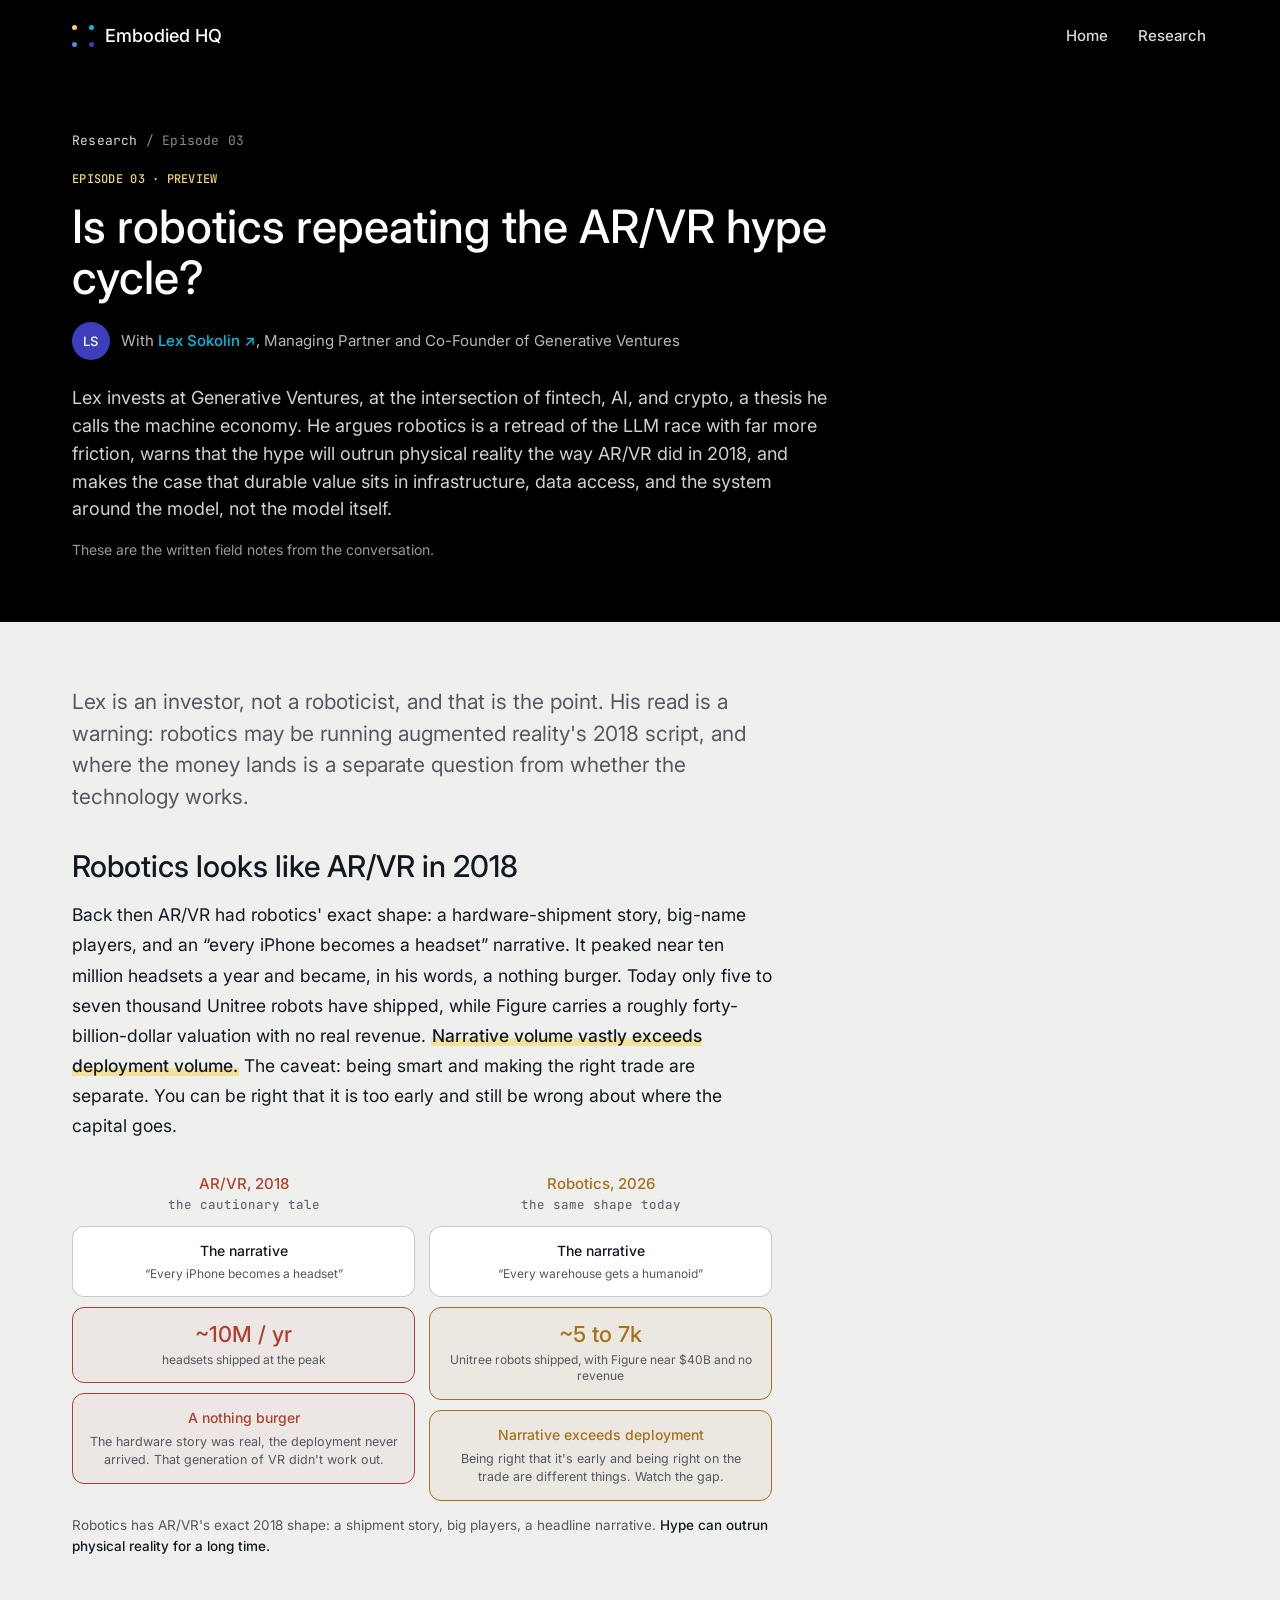
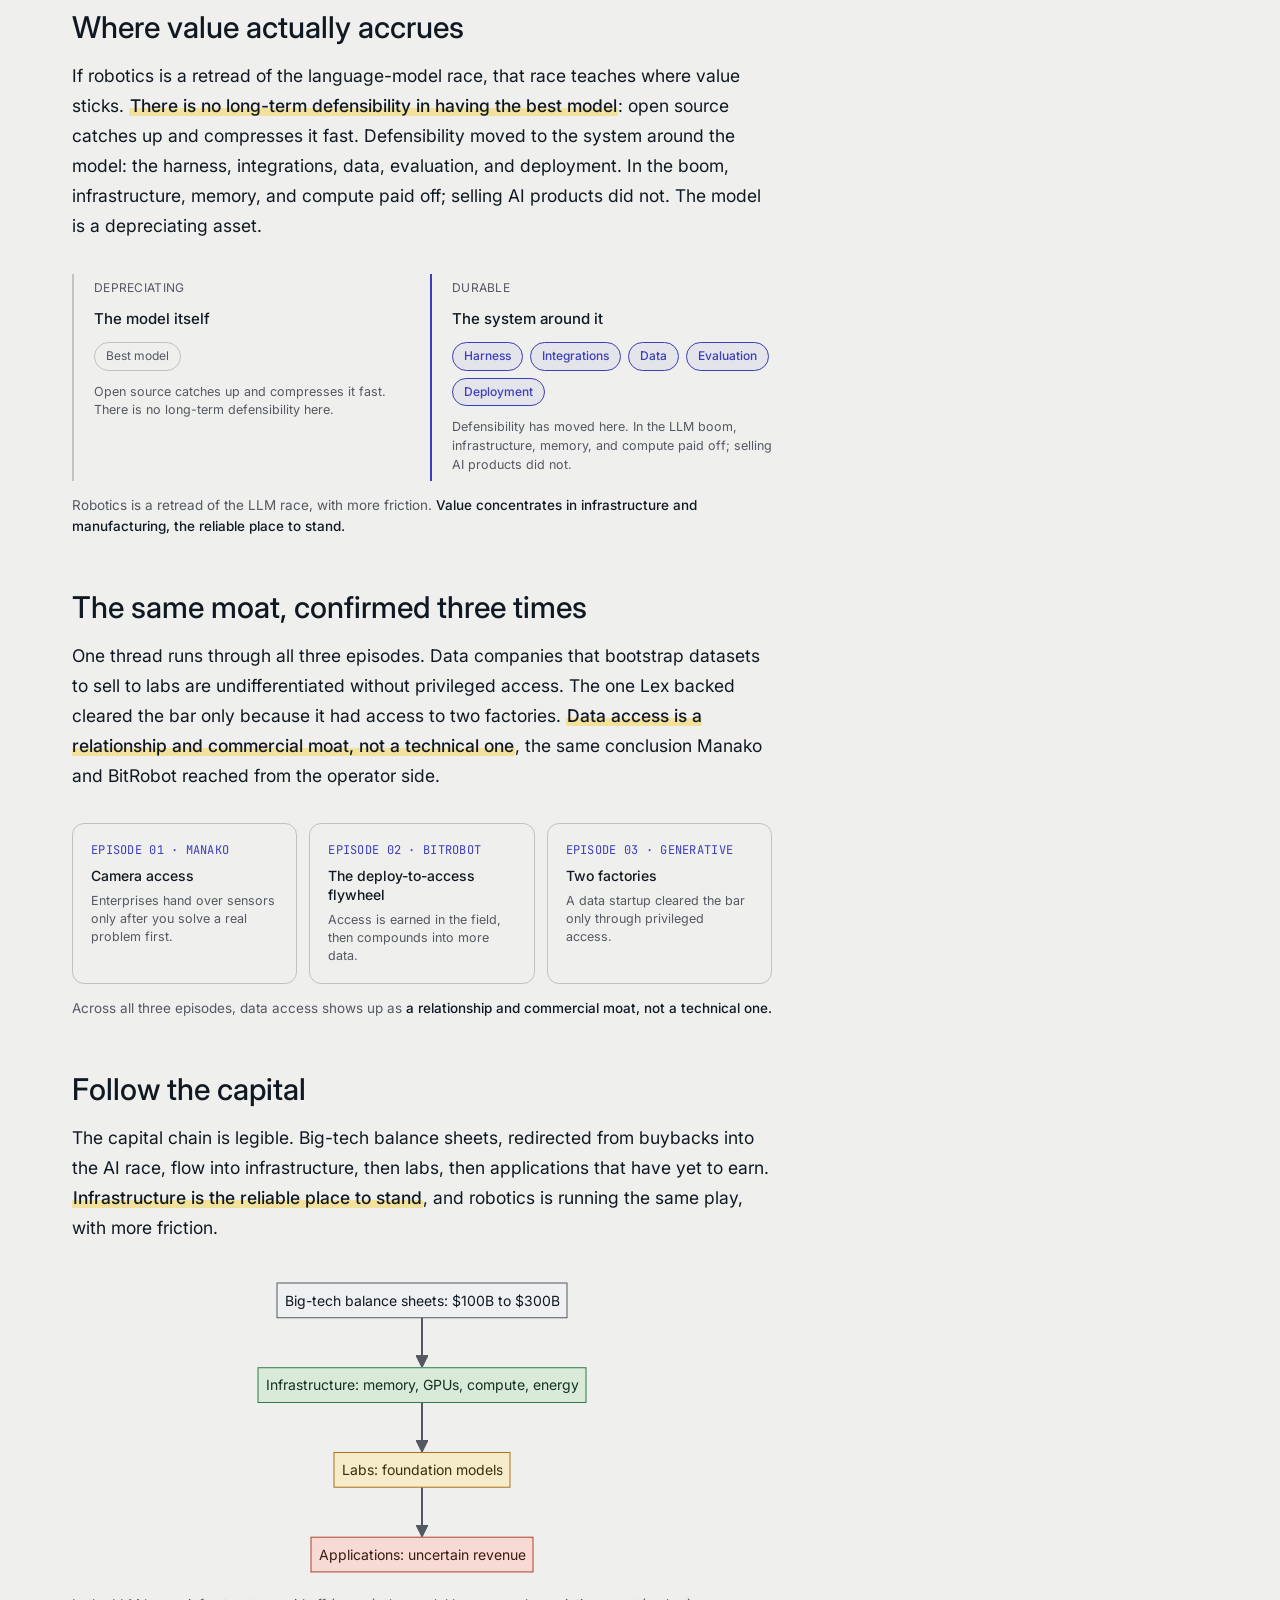
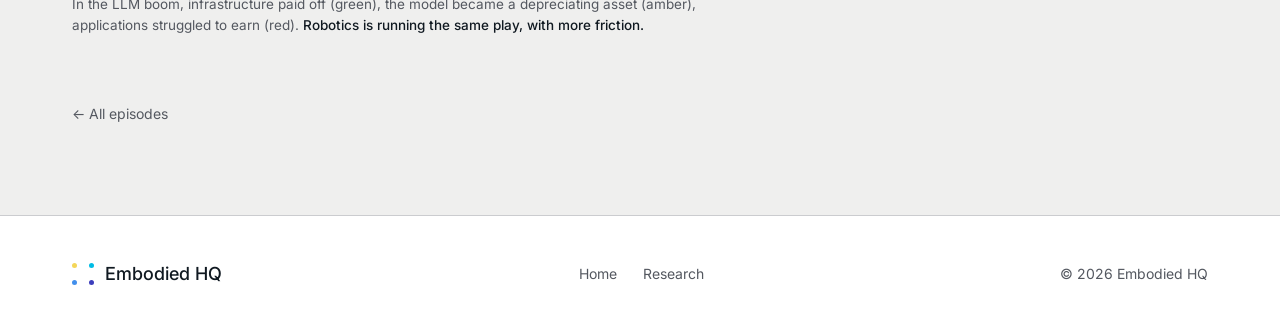
<file: episode-03.html>
<!DOCTYPE html>
<html lang="en">
<head>
<meta charset="UTF-8">
<meta name="viewport" content="width=device-width, initial-scale=1.0">
<title>Episode 03: Is Robotics Repeating the AR/VR Hype Cycle? | Embodied HQ</title>
<meta name="description" content="Investor Lex Sokolin of Generative Ventures on why robotics may repeat the AR/VR hype cycle, where durable value actually accrues, and the research openings that are still wide open.">
<meta name="theme-color" content="#000000">
<link rel="canonical" href="https://embodiedhq.io/episode-03.html">
<meta property="og:type" content="article">
<meta property="og:site_name" content="Embodied HQ">
<meta property="og:url" content="https://embodiedhq.io/episode-03.html">
<meta property="og:title" content="Episode 03: Is Robotics Repeating the AR/VR Hype Cycle?">
<meta property="og:description" content="Lex Sokolin of Generative Ventures on the AR/VR warning for robotics, where durable value accrues, and two genuine research openings.">
<meta property="og:image" content="https://embodiedhq.io/og-image.png">
<meta property="og:image:width" content="1200">
<meta property="og:image:height" content="630">
<meta name="twitter:card" content="summary_large_image">
<meta name="twitter:title" content="Episode 03: Is Robotics Repeating the AR/VR Hype Cycle?">
<meta name="twitter:description" content="Lex Sokolin of Generative Ventures on the AR/VR warning for robotics, where durable value accrues, and two genuine research openings.">
<meta name="twitter:image" content="https://embodiedhq.io/og-image.png">
<link rel="icon" type="image/svg+xml" href="favicon.svg">
<link rel="preconnect" href="https://fonts.googleapis.com">
<link rel="preconnect" href="https://fonts.gstatic.com" crossorigin>
<link href="https://fonts.googleapis.com/css2?family=Inter:wght@400;500&display=swap" rel="stylesheet">
<link rel="stylesheet" href="styles.css">
<script type="application/ld+json">
{"@context":"https://schema.org","@type":"PodcastEpisode","episodeNumber":3,"name":"Is robotics repeating the AR/VR hype cycle?","url":"https://embodiedhq.io/episode-03.html","description":"Investor Lex Sokolin of Generative Ventures on the AR/VR warning for robotics, where durable value accrues, and the research openings that remain.","partOfSeries":{"@type":"PodcastSeries","name":"Embodied HQ","url":"https://embodiedhq.io/"},"inLanguage":"en"}
</script>
</head>
<body>

<header id="hdr">
  <div class="wrap nav">
    <a class="brand" href="index.html">
      <span class="dots"><span></span><span></span><span></span><span></span></span>
      Embodied HQ
    </a>
    <nav class="nav-links">
      <a href="index.html">Home</a>
      <a href="research.html">Research</a>
    </nav>
  </div>
</header>

<main id="top">
  <section class="ephead">
    <div class="wrap">
      <div class="crumb"><a href="research.html">Research</a> / Episode 03</div>
      <span class="ep-num">Episode 03 · Preview</span>
      <h1>Is robotics repeating the AR/VR hype cycle?</h1>
      <div class="guest">
        <span class="g-pic">LS</span>
        <span>With <a href="https://uk.linkedin.com/in/alexeysokolin" target="_blank" rel="noopener">Lex Sokolin ↗</a>, Managing Partner and Co-Founder of Generative Ventures</span>
      </div>
      <p class="lede">Lex invests at Generative Ventures, at the intersection of fintech, AI, and crypto, a thesis he calls the machine economy. He argues robotics is a retread of the LLM race with far more friction, warns that the hype will outrun physical reality the way AR/VR did in 2018, and makes the case that durable value sits in infrastructure, data access, and the system around the model, not the model itself.</p>
      <p class="epnote">These are the written field notes from the conversation.</p>
    </div>
  </section>

  <section class="epbody">
    <div class="wrap">
      <article class="memo">
      <p class="dek">Lex is an investor, not a roboticist, and that is the point. His read is a warning: robotics may be running augmented reality's 2018 script, and where the money lands is a separate question from whether the technology works.</p>

      <h2>Robotics looks like AR/VR in 2018</h2>
      <p>Back then AR/VR had robotics' exact shape: a hardware-shipment story, big-name players, and an &ldquo;every iPhone becomes a headset&rdquo; narrative. It peaked near ten million headsets a year and became, in his words, a nothing burger. Today only five to seven thousand Unitree robots have shipped, while Figure carries a roughly forty-billion-dollar valuation with no real revenue. <mark>Narrative volume vastly exceeds deployment volume.</mark> The caveat: being smart and making the right trade are separate. You can be right that it is too early and still be wrong about where the capital goes.</p>

      <div class="viz">
        <div class="scenario c2">
          <div class="scol bad">
            <div class="shead"><div class="st">AR/VR, 2018</div><div class="ss">the cautionary tale</div></div>
            <div class="srow"><div class="lab">The narrative</div><div class="sub">&ldquo;Every iPhone becomes a headset&rdquo;</div></div>
            <div class="srow hl r"><div class="big">~10M / yr</div><div class="sub">headsets shipped at the peak</div></div>
            <div class="scallout r"><div class="ct">A nothing burger</div><div class="cd">The hardware story was real, the deployment never arrived. That generation of VR didn't work out.</div></div>
          </div>
          <div class="scol mid">
            <div class="shead"><div class="st">Robotics, 2026</div><div class="ss">the same shape today</div></div>
            <div class="srow"><div class="lab">The narrative</div><div class="sub">&ldquo;Every warehouse gets a humanoid&rdquo;</div></div>
            <div class="srow hl a"><div class="big">~5 to 7k</div><div class="sub">Unitree robots shipped, with Figure near $40B and no revenue</div></div>
            <div class="scallout a"><div class="ct">Narrative exceeds deployment</div><div class="cd">Being right that it's early and being right on the trade are different things. Watch the gap.</div></div>
          </div>
        </div>
        <div class="vcap">Robotics has AR/VR's exact 2018 shape: a shipment story, big players, a headline narrative. <b>Hype can outrun physical reality for a long time.</b></div>
      </div>

      <h2>Where value actually accrues</h2>
      <p>If robotics is a retread of the language-model race, that race teaches where value sticks. <mark>There is no long-term defensibility in having the best model</mark>: open source catches up and compresses it fast. Defensibility moved to the system around the model: the harness, integrations, data, evaluation, and deployment. In the boom, infrastructure, memory, and compute paid off; selling AI products did not. The model is a depreciating asset.</p>

      <div class="viz">
        <div class="compare">
          <div class="cside">
            <div class="ct">Depreciating</div>
            <div class="cbig">The model itself</div>
            <div class="cchips"><span class="cchip">Best model</span></div>
            <div class="cnote">Open source catches up and compresses it fast. There is no long-term defensibility here.</div>
          </div>
          <div class="cside one">
            <div class="ct">Durable</div>
            <div class="cbig">The system around it</div>
            <div class="cchips">
              <span class="cchip">Harness</span><span class="cchip">Integrations</span><span class="cchip">Data</span><span class="cchip">Evaluation</span><span class="cchip">Deployment</span>
            </div>
            <div class="cnote">Defensibility has moved here. In the LLM boom, infrastructure, memory, and compute paid off; selling AI products did not.</div>
          </div>
        </div>
        <div class="vcap">Robotics is a retread of the LLM race, with more friction. <b>Value concentrates in infrastructure and manufacturing, the reliable place to stand.</b></div>
      </div>

      <h2>The same moat, confirmed three times</h2>
      <p>One thread runs through all three episodes. Data companies that bootstrap datasets to sell to labs are undifferentiated without privileged access. The one Lex backed cleared the bar only because it had access to two factories. <mark>Data access is a relationship and commercial moat, not a technical one</mark>, the same conclusion Manako and BitRobot reached from the operator side.</p>

      <div class="viz">
        <div class="tri">
          <div class="tcell"><div class="w">Episode 01 · Manako</div><div class="m">Camera access</div><div class="d">Enterprises hand over sensors only after you solve a real problem first.</div></div>
          <div class="tcell"><div class="w">Episode 02 · BitRobot</div><div class="m">The deploy-to-access flywheel</div><div class="d">Access is earned in the field, then compounds into more data.</div></div>
          <div class="tcell"><div class="w">Episode 03 · Generative</div><div class="m">Two factories</div><div class="d">A data startup cleared the bar only through privileged access.</div></div>
        </div>
        <div class="vcap">Across all three episodes, data access shows up as <b>a relationship and commercial moat, not a technical one.</b></div>
      </div>

      <h2>Follow the capital</h2>
      <p>The capital chain is legible. Big-tech balance sheets, redirected from buybacks into the AI race, flow into infrastructure, then labs, then applications that have yet to earn. <mark>Infrastructure is the reliable place to stand</mark>, and robotics is running the same play, with more friction.</p>

      <div class="viz">
        <div class="mermaid">
flowchart TB
  A["Big-tech balance sheets: $100B to $300B"]:::src
  B["Infrastructure: memory, GPUs, compute, energy"]:::win
  C["Labs: foundation models"]:::dep
  D["Applications: uncertain revenue"]:::lose
  A --> B
  B --> C
  C --> D
  classDef src fill:#eef0f2,stroke:#545860,color:#101921;
  classDef win fill:#d9ead9,stroke:#2b7a4b,color:#14311f;
  classDef dep fill:#f7ecc9,stroke:#a8701c,color:#3a2c0e;
  classDef lose fill:#f6dad3,stroke:#b0402e,color:#3a1a12;
        </div>
        <div class="vcap">In the LLM boom, infrastructure paid off (green), the model became a depreciating asset (amber), applications struggled to earn (red). <b>Robotics is running the same play, with more friction.</b></div>
      </div>

      </article>

      <div class="backlink"><a href="research.html">← All episodes</a></div>
    </div>
  </section>
</main>

<footer>
  <div class="wrap foot">
    <a class="brand" href="index.html">
      <span class="dots"><span></span><span></span><span></span><span></span></span>
      Embodied HQ
    </a>
    <div class="foot-links">
      <a href="index.html">Home</a>
      <a href="research.html">Research</a>
    </div>
    <div class="cr">© 2026 Embodied HQ</div>
  </div>
</footer>

<script>
const hdr=document.getElementById('hdr');
addEventListener('scroll',()=>{hdr.classList.toggle('scrolled',scrollY>40);});
</script>
<script src="mermaid.min.js"></script>
<script>mermaid.initialize({startOnLoad:true,theme:'base',themeVariables:{fontFamily:'Inter, sans-serif',fontSize:'14px',lineColor:'#545860'},flowchart:{useMaxWidth:true,curve:'basis'}});</script>
</body>
</html>
</file>
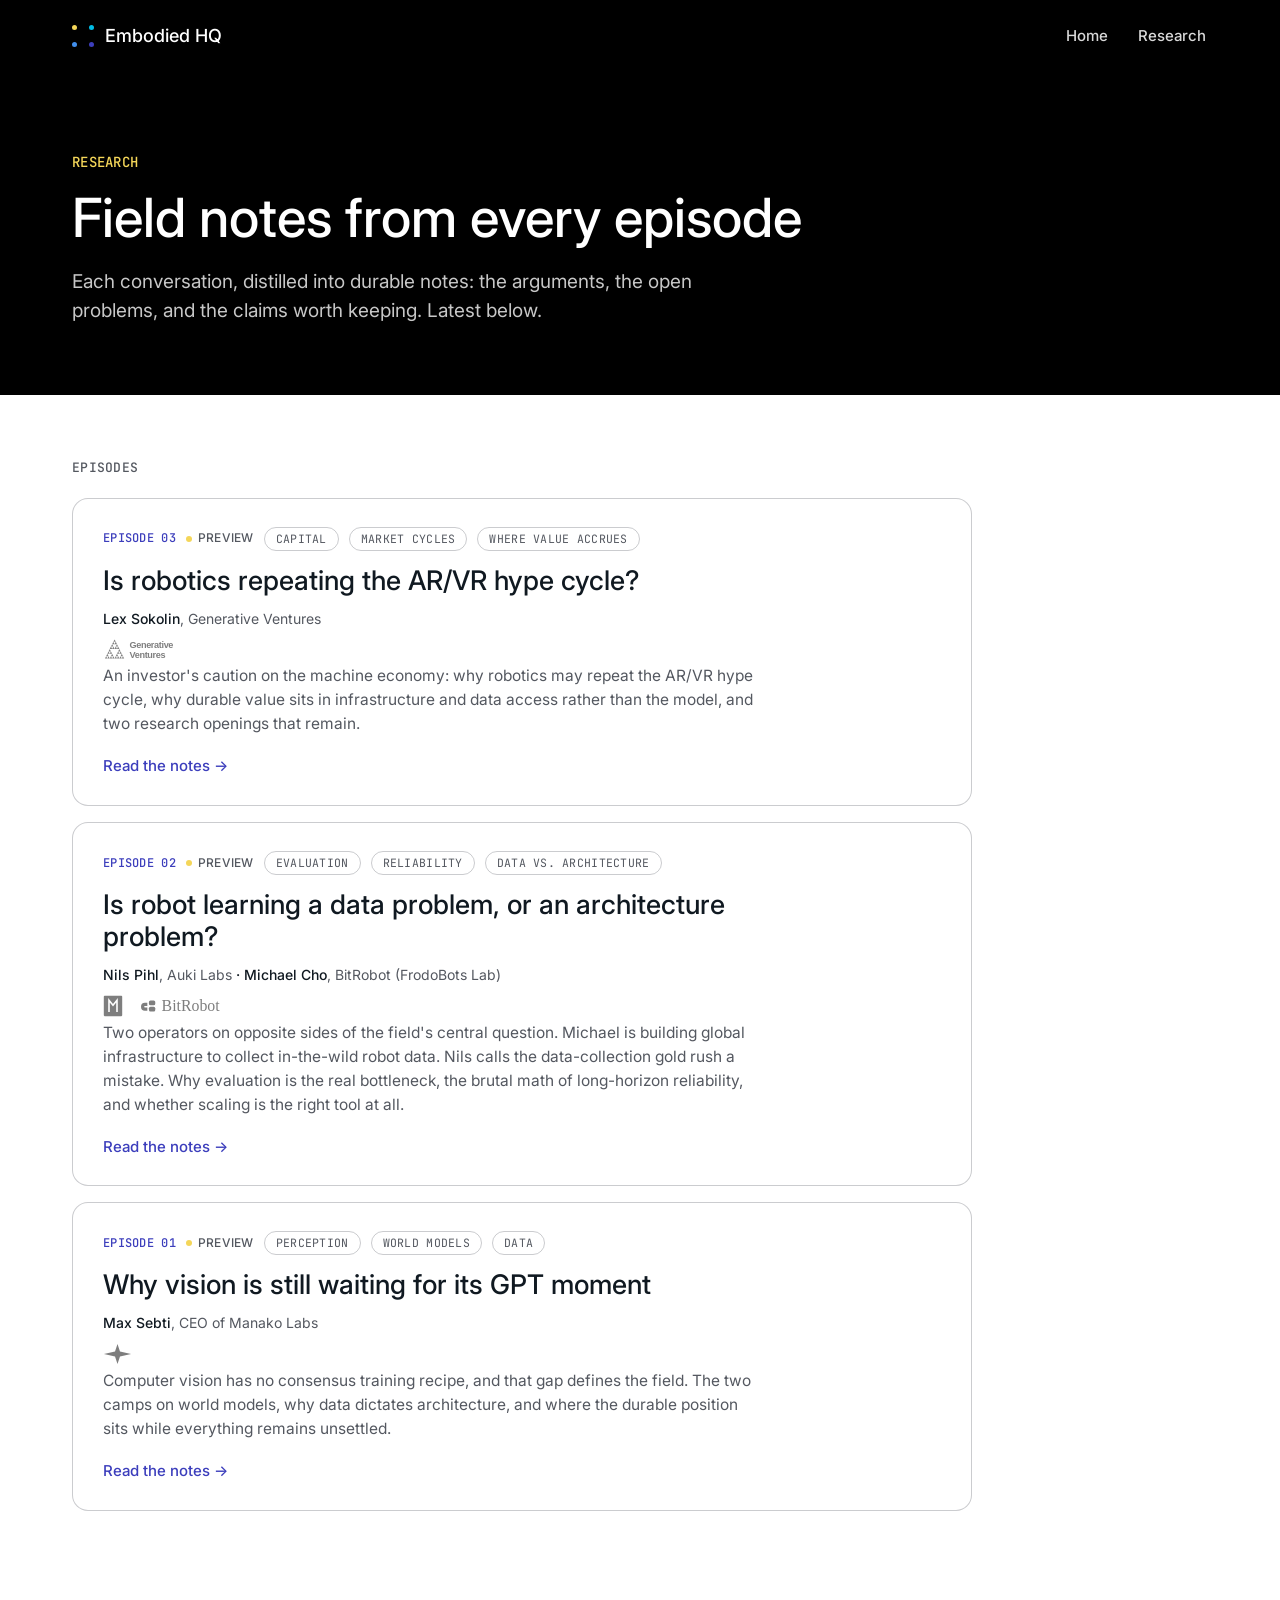
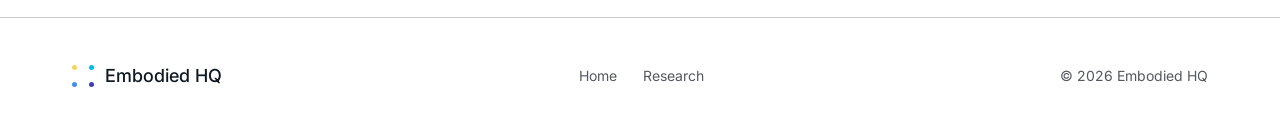
<file: research.html>
<!DOCTYPE html>
<html lang="en">
<head>
<meta charset="UTF-8">
<meta name="viewport" content="width=device-width, initial-scale=1.0">
<title>Research: Field Notes from Every Episode | Embodied HQ</title>
<meta name="description" content="Field notes from every Embodied HQ episode. The arguments, the open problems, and the claims worth keeping, from the researchers and engineers building generalist robots.">
<meta name="theme-color" content="#000000">
<link rel="canonical" href="https://embodiedhq.io/research.html">
<meta property="og:type" content="website">
<meta property="og:site_name" content="Embodied HQ">
<meta property="og:url" content="https://embodiedhq.io/research.html">
<meta property="og:title" content="Research: Field Notes from Every Episode | Embodied HQ">
<meta property="og:description" content="Field notes from every episode. The arguments, the open problems, and the claims worth keeping.">
<meta property="og:image" content="https://embodiedhq.io/og-image.png">
<meta property="og:image:width" content="1200">
<meta property="og:image:height" content="630">
<meta name="twitter:card" content="summary_large_image">
<meta name="twitter:title" content="Research: Field Notes from Every Episode | Embodied HQ">
<meta name="twitter:description" content="Field notes from every episode. The arguments, the open problems, and the claims worth keeping.">
<meta name="twitter:image" content="https://embodiedhq.io/og-image.png">
<link rel="icon" type="image/svg+xml" href="favicon.svg">
<link rel="preconnect" href="https://fonts.googleapis.com">
<link rel="preconnect" href="https://fonts.gstatic.com" crossorigin>
<link href="https://fonts.googleapis.com/css2?family=Inter:wght@400;500&display=swap" rel="stylesheet">
<link rel="stylesheet" href="styles.css">
<script>document.documentElement.classList.add('js')</script>
<script type="application/ld+json">
{"@context":"https://schema.org","@type":"CollectionPage","name":"Embodied HQ Research","url":"https://embodiedhq.io/research.html","description":"Field notes from every Embodied HQ episode.","isPartOf":{"@type":"PodcastSeries","name":"Embodied HQ","url":"https://embodiedhq.io/"}}
</script>
</head>
<body>

<header id="hdr">
  <div class="wrap nav">
    <a class="brand" href="index.html">
      <span class="dots"><span></span><span></span><span></span><span></span></span>
      Embodied HQ
    </a>
    <nav class="nav-links">
      <a href="index.html">Home</a>
      <a href="research.html">Research</a>
    </nav>
  </div>
</header>

<main id="top">
  <!-- RESEARCH HERO -->
  <section class="rhero">
    <div class="wrap">
      <span class="eyebrow">Research</span>
      <h1>Field notes from every episode</h1>
      <p>Each conversation, distilled into durable notes: the arguments, the open problems, and the claims worth keeping. Latest below.</p>
    </div>
  </section>

  <!-- EPISODE INDEX -->
  <section class="rindex">
    <div class="wrap">
      <h2 class="lbl reveal">Episodes</h2>
      <a class="ecard reveal" href="episode-03.html">
        <div class="top">
          <span class="num">Episode 03</span>
          <span class="status"><span class="dot"></span>Preview</span>
          <span class="tag">Capital</span>
          <span class="tag">Market cycles</span>
          <span class="tag">Where value accrues</span>
        </div>
        <h3>Is robotics repeating the AR/VR hype cycle?</h3>
        <div class="meta">Lex Sokolin<span>, Generative Ventures</span></div>
        <div class="ecard-logos"><img src="logos/genventures.svg" alt="Generative Ventures"></div>
        <p>An investor's caution on the machine economy: why robotics may repeat the AR/VR hype cycle, why durable value sits in infrastructure and data access rather than the model, and two research openings that remain.</p>
        <span class="rlink">Read the notes →</span>
      </a>
      <a class="ecard reveal" href="episode-02.html">
        <div class="top">
          <span class="num">Episode 02</span>
          <span class="status"><span class="dot"></span>Preview</span>
          <span class="tag">Evaluation</span>
          <span class="tag">Reliability</span>
          <span class="tag">Data vs. architecture</span>
        </div>
        <h3>Is robot learning a data problem, or an architecture problem?</h3>
        <div class="meta">Nils Pihl<span>, Auki Labs</span> · Michael Cho<span>, BitRobot (FrodoBots Lab)</span></div>
        <div class="ecard-logos"><img src="logos/auki.svg" alt="Auki Labs"><img src="logos/bitrobot.svg" alt="BitRobot"></div>
        <p>Two operators on opposite sides of the field's central question. Michael is building global infrastructure to collect in-the-wild robot data. Nils calls the data-collection gold rush a mistake. Why evaluation is the real bottleneck, the brutal math of long-horizon reliability, and whether scaling is the right tool at all.</p>
        <span class="rlink">Read the notes →</span>
      </a>
      <a class="ecard reveal" href="episode-01.html">
        <div class="top">
          <span class="num">Episode 01</span>
          <span class="status"><span class="dot"></span>Preview</span>
          <span class="tag">Perception</span>
          <span class="tag">World models</span>
          <span class="tag">Data</span>
        </div>
        <h3>Why vision is still waiting for its GPT moment</h3>
        <div class="meta">Max Sebti<span>, CEO of Manako Labs</span></div>
        <div class="ecard-logos"><img src="logos/manako.svg" alt="Manako"></div>
        <p>Computer vision has no consensus training recipe, and that gap defines the field. The two camps on world models, why data dictates architecture, and where the durable position sits while everything remains unsettled.</p>
        <span class="rlink">Read the notes →</span>
      </a>
    </div>
  </section>
</main>

<footer>
  <div class="wrap foot">
    <a class="brand" href="index.html">
      <span class="dots"><span></span><span></span><span></span><span></span></span>
      Embodied HQ
    </a>
    <div class="foot-links">
      <a href="index.html">Home</a>
      <a href="research.html">Research</a>
    </div>
    <div class="cr">© 2026 Embodied HQ</div>
  </div>
</footer>

<script>
const hdr=document.getElementById('hdr');
addEventListener('scroll',()=>{hdr.classList.toggle('scrolled',scrollY>40);});
const io=new IntersectionObserver((es)=>{es.forEach(e=>{if(e.isIntersecting){e.target.classList.add('in');io.unobserve(e.target);}});},{threshold:0,rootMargin:'0px 0px -40px 0px'});
document.querySelectorAll('.reveal').forEach(el=>io.observe(el));
</script>
</body>
</html>
</file>
<file: styles.css>
@import url('https://fonts.googleapis.com/css2?family=JetBrains+Mono:wght@400;500&display=swap');
/* Embodied HQ: shared stylesheet */
:root{
  --bg:#FFFFFF;--bg-dark:#000000;--text:#101921;--muted:#545860;
  --hairline:rgba(84,88,96,0.30);--line-dk:rgba(255,255,255,0.14);
  --accent:#3C3EBC;--highlight:#F4D659;--blue:#428FEC;--cyan:#00BCE5;--panel:#EFEFEE;
  --container:1200px;--radius-pill:20px;
  --font:"Inter",-apple-system,BlinkMacSystemFont,sans-serif;
  --mono:"JetBrains Mono",ui-monospace,"SFMono-Regular",Menlo,monospace;--ease:0.6s ease-in-out;
}
/* technical mono labels (character) */
.eyebrow,.vlabel,.ep-num,.crumb,.tag,.notes-h,.lbl,.ecard .num,.head .src,.statcell .l,.shead .ss,.tri .tcell .w,.fstep .n,.tcard .tn,.badge,.logo-lbl{font-family:var(--mono)}
.eyebrow{letter-spacing:0.1px;text-transform:none}
/* memo (reading article) */
.memo{max-width:940px}
.memo>p,.memo>.pullquote,.memo h2,.memo>.viz,.memo>.figure{max-width:700px}
.memo>p{font-size:17.5px;line-height:1.72;color:var(--text);margin-bottom:22px}
.memo>p.dek{font-size:21px;line-height:1.5;color:var(--muted);margin-bottom:36px}
.memo h2{font-family:var(--font);font-size:clamp(23px,3vw,30px);font-weight:500;line-height:1.2;margin:52px 0 16px}
.memo h2:first-of-type{margin-top:8px}
mark{background:linear-gradient(transparent 62%, rgba(244,214,89,0.55) 62%);color:inherit;padding:0 1px;font-weight:500}
.pullquote{font-size:clamp(22px,3vw,28px);line-height:1.34;font-weight:500;color:var(--text);border-left:3px solid var(--accent);padding:2px 0 2px 22px;margin:40px 0}
.figure{margin:32px 0 40px}
.figure figcaption,.fcap{font-family:var(--font);font-size:13.5px;line-height:1.55;color:var(--muted);margin-top:14px;max-width:720px}
.figure figcaption b,.fcap b{color:var(--text);font-weight:500}
/* guest + investor logo strip */
.logos{background:var(--bg);padding:40px 0 46px;border-top:1px solid var(--hairline);border-bottom:1px solid var(--hairline)}
.logo-lbl{display:block;font-size:12px;letter-spacing:0.4px;text-transform:uppercase;color:var(--muted);margin-bottom:24px}
.marquee{overflow:hidden;position:relative;-webkit-mask-image:linear-gradient(90deg,transparent,#000 7%,#000 93%,transparent);mask-image:linear-gradient(90deg,transparent,#000 7%,#000 93%,transparent)}
.mtrack{display:flex;align-items:center;width:max-content;animation:marq 40s linear infinite}
.marquee:hover .mtrack{animation-play-state:paused}
.mlogo{flex:0 0 auto;padding:0 38px;display:inline-flex;align-items:center}
.mlogo img{height:30px;width:auto;display:block;filter:grayscale(1);opacity:0.5;transition:opacity .25s ease}
.mlogo:hover img{opacity:0.92}
@keyframes marq{from{transform:translateX(0)}to{transform:translateX(-50%)}}
/* guest company logos on episode pages and cards */
.guest-logos{display:flex;align-items:center;gap:12px;flex-wrap:wrap;margin-top:18px}
.guest-logos img{height:22px;width:auto;padding:9px 12px;background:#fff;border-radius:9px;box-shadow:0 1px 3px rgba(0,0,0,0.25)}
.ecard-logos{display:flex;align-items:center;gap:18px;flex-wrap:wrap;margin:2px 0 4px}
.ecard-logos img{height:22px;width:auto;filter:grayscale(1);opacity:0.55;transition:opacity .25s ease}
.ecard:hover .ecard-logos img{opacity:0.85}
@media(prefers-reduced-motion:reduce){.mtrack{animation:none;flex-wrap:wrap;justify-content:center;gap:14px 0}}
*{margin:0;padding:0;box-sizing:border-box}
html{scroll-behavior:smooth}
body{font-family:var(--font);font-weight:400;color:var(--text);background:var(--bg);font-size:16px;line-height:1.41;-webkit-font-smoothing:antialiased}
.wrap{max-width:var(--container);margin:0 auto;padding:0 32px}
a{color:inherit;text-decoration:none}
.eyebrow{font-size:14px;font-weight:500;letter-spacing:0.28px;text-transform:uppercase;color:var(--muted)}
.eyebrow.dim{color:rgba(255,255,255,0.55)}
.eyebrow.accent{color:var(--accent)}
h1,h2,h3{font-weight:500;letter-spacing:normal}

.btn{display:inline-block;background:var(--accent);color:#fff;border:0;border-radius:var(--radius-pill);padding:11px 30px;font-family:var(--font);font-size:16px;font-weight:400;cursor:pointer;transition:var(--ease)}
.btn:hover{background:#2c2e9c;transform:translateY(-1px)}
.btn-lg{padding:14px 34px;font-size:17px}

header{position:fixed;top:0;left:0;right:0;z-index:50;background:transparent;transition:var(--ease)}
header.scrolled{background:rgba(255,255,255,0.92);backdrop-filter:blur(8px);border-bottom:1px solid var(--hairline)}
.nav{display:flex;align-items:center;justify-content:space-between;height:72px}
.brand{display:flex;align-items:center;gap:11px;font-weight:500;font-size:18px;color:#fff;transition:var(--ease);white-space:nowrap;flex:0 0 auto}
header.scrolled .brand{color:var(--text)}
.brand .dots{display:inline-block;width:22px;height:22px;position:relative}
.brand .dots span{position:absolute;width:5px;height:5px;border-radius:50%}
.brand .dots span:nth-child(1){top:0;left:0;background:var(--highlight)}
.brand .dots span:nth-child(2){top:0;right:0;background:var(--cyan)}
.brand .dots span:nth-child(3){bottom:0;left:0;background:var(--blue)}
.brand .dots span:nth-child(4){bottom:0;right:0;background:var(--accent)}
.nav .btn{color:#fff}
.nav-links{display:flex;align-items:center;gap:26px}
.nav-links>a:not(.btn){font-size:15px;font-weight:500;color:rgba(255,255,255,0.85);transition:var(--ease);padding:9px 2px}
header.scrolled .nav-links>a:not(.btn){color:var(--text)}
.nav-links>a:not(.btn):hover{color:#fff}
header.scrolled .nav-links>a:not(.btn):hover{color:var(--accent)}

/* HERO (home) */
.hero{position:relative;background:var(--bg-dark);color:#fff;min-height:100vh;display:flex;align-items:center;overflow:hidden}
#cloud{position:absolute;inset:0;width:100%;height:100%;display:block;z-index:0}
.hero .veil{position:absolute;inset:0;z-index:1;pointer-events:none;background:linear-gradient(90deg,rgba(0,0,0,0.93) 0%,rgba(0,0,0,0.72) 40%,rgba(0,0,0,0.32) 72%,rgba(0,0,0,0.55) 100%)}
.hero-inner{position:relative;z-index:2;padding:120px 0 80px}
.badge{display:inline-flex;align-items:center;gap:9px;font-size:13px;font-weight:500;letter-spacing:0.28px;text-transform:uppercase;color:var(--highlight);border:1px solid rgba(244,214,89,0.4);border-radius:var(--radius-pill);padding:6px 16px;margin-bottom:26px}
.badge .pulse{width:7px;height:7px;border-radius:50%;background:var(--highlight);animation:pulse 2s infinite}
@keyframes pulse{0%{box-shadow:0 0 0 0 rgba(244,214,89,0.5)}70%{box-shadow:0 0 0 8px rgba(244,214,89,0)}100%{box-shadow:0 0 0 0 rgba(244,214,89,0)}}
.hero h1{font-size:clamp(38px,6vw,62px);line-height:1.18;font-weight:500;max-width:900px;margin:0 0 24px}
.hero h1 .rot{color:var(--highlight);display:inline-block;min-width:8.5ch;text-align:left}
.hero h1 .cursor{color:var(--highlight);font-weight:400;animation:blink 1s step-end infinite}
@keyframes blink{50%{opacity:0}}
.hero p.lede{font-size:19px;line-height:1.5;color:rgba(255,255,255,0.82);max-width:600px;margin-bottom:32px}
.fineprint{font-size:13px;color:rgba(255,255,255,0.5);margin-top:12px}

.host{display:flex;align-items:center;gap:15px;margin-top:48px;padding-top:28px;border-top:1px solid rgba(255,255,255,0.16);max-width:480px;width:fit-content;transition:var(--ease)}
.host:hover{opacity:0.82}
.host .pic{width:56px;height:56px;border-radius:50%;flex:0 0 56px;background:var(--accent) center/cover no-repeat;background-image:url('host.jpg');display:flex;align-items:center;justify-content:center;font-size:19px;font-weight:500;color:#fff;overflow:hidden}
.host .who .nm{font-size:16px;font-weight:500;color:#fff}
.host .who .nm .in{font-size:12px;letter-spacing:0.4px;color:var(--cyan);margin-left:6px}
.host .who .desc{font-size:14px;color:rgba(255,255,255,0.72);margin-top:2px}

/* THEMES */
.themes{background:var(--bg-dark);color:#fff;padding:100px 0 0}
.themes .head-row{margin-bottom:40px;max-width:660px}
.themes h2{font-size:clamp(26px,3.2vw,38px);line-height:1.18;margin:12px 0 14px}
.themes .head-row p{font-size:17px;color:rgba(255,255,255,0.72)}
.tgrid{display:grid;grid-template-columns:repeat(3,1fr);border-top:1px solid var(--line-dk);border-left:1px solid var(--line-dk)}
@media(max-width:900px){.tgrid{grid-template-columns:repeat(2,1fr)}}
@media(max-width:560px){.tgrid{grid-template-columns:1fr}}
.tcard{background:#000;padding:26px 22px;transition:var(--ease);border-right:1px solid var(--line-dk);border-bottom:1px solid var(--line-dk)}
.tcard:hover{background:#0b0b0b}
.tcard .tn{font-size:12px;letter-spacing:0.28px;text-transform:uppercase;color:var(--blue);display:block;margin-bottom:12px}
.tcard:hover .tn{color:var(--cyan)}
.tcard .tt{font-size:16px;font-weight:500;color:#fff;margin-bottom:8px}
.tcard .td{font-size:13.5px;line-height:1.5;color:rgba(255,255,255,0.62)}

/* WHY NOW / funding */
.moment{background:var(--bg-dark);color:#fff;padding:80px 0 100px}
.moment .head-row{margin-bottom:46px;max-width:640px}
.moment h2{font-size:clamp(26px,3.2vw,38px);line-height:1.18;margin:12px 0 14px}
.moment .head-row p{font-size:17px;color:rgba(255,255,255,0.72)}
.heads{display:grid;grid-template-columns:repeat(5,1fr);border-top:1px solid var(--line-dk);border-left:1px solid var(--line-dk)}
@media(max-width:900px){.heads{grid-template-columns:repeat(2,1fr)}}
@media(max-width:560px){.heads{grid-template-columns:1fr}}
.head{position:relative;overflow:hidden;background:#000;padding:26px 22px;transition:var(--ease);display:block;border-right:1px solid var(--line-dk);border-bottom:1px solid var(--line-dk)}
.head:hover{background:#0b0b0b}
.head .logo{position:relative;z-index:2;width:40px;height:40px;border-radius:9px;background:#fff;display:flex;align-items:center;justify-content:center;margin-bottom:16px;overflow:hidden}
.head .logo img{width:28px;height:28px;object-fit:contain}
.head .logo.mono{background:var(--accent);color:#fff;font-size:14px;font-weight:500;letter-spacing:0.3px}
.head .amt{position:relative;z-index:2;font-size:26px;font-weight:500;color:var(--highlight)}
.head .co{position:relative;z-index:2;font-size:14px;font-weight:500;margin:3px 0 8px;color:#fff}
.head .desc{position:relative;z-index:2;font-size:12.5px;line-height:1.4;color:rgba(255,255,255,0.6);margin-bottom:14px;min-height:34px}
.head .src{position:relative;z-index:2;display:inline-block;font-size:12px;letter-spacing:0.28px;text-transform:uppercase;color:var(--blue)}
.head:hover .src{color:var(--cyan)}
.head .glyph{position:absolute;right:-14px;bottom:-14px;width:92px;height:92px;color:var(--blue);opacity:0.12;z-index:1;transition:var(--ease)}
.head:hover .glyph{opacity:0.2;color:var(--cyan)}
.stat{margin-top:28px;font-size:15px;color:rgba(255,255,255,0.6)}
.stat b{color:#fff;font-weight:500}
.stat a{color:var(--blue)}

/* LATEST EPISODE TEASER */
.ep-teaser{background:var(--panel);color:var(--text);padding:90px 0}
.ep-teaser .kicker{margin-bottom:26px;max-width:640px}
.ep-teaser .kicker h2{font-size:clamp(24px,3vw,34px);line-height:1.16;margin:12px 0 12px}
.ep-teaser .kicker p{font-size:16px;color:var(--muted)}
.teaser-card{display:block;background:#fff;border:1px solid var(--hairline);border-radius:18px;padding:38px 40px;max-width:860px;transition:var(--ease)}
.teaser-card:hover{border-color:var(--accent)}
.teaser-card .eyebrow{color:var(--accent);display:block;margin-bottom:12px}
.teaser-card h3{font-size:clamp(22px,2.6vw,30px);font-weight:500;line-height:1.18;margin-bottom:16px;max-width:640px}
.teaser-card .guest{display:inline-flex;align-items:center;gap:10px;font-size:14px;color:var(--muted);margin-bottom:16px}
.teaser-card .guest .g-pic{width:32px;height:32px;border-radius:50%;flex:0 0 32px;background:var(--accent);display:flex;align-items:center;justify-content:center;font-size:12px;font-weight:500;color:#fff;letter-spacing:0.3px}
.teaser-card .guest .g-pic2{margin-left:-20px;box-shadow:0 0 0 2px #fff}
.teaser-card>p{font-size:16px;line-height:1.55;color:var(--muted);max-width:660px;margin-bottom:24px}
.rlink{display:inline-block;font-size:15px;font-weight:500;color:var(--accent);transition:var(--ease)}
.rlink:hover{color:#2c2e9c}

/* RESEARCH / interior hero */
.rhero{background:var(--bg-dark);color:#fff;padding:150px 0 70px}
.rhero .eyebrow{color:var(--highlight)}
.rhero h1{font-size:clamp(34px,5vw,54px);line-height:1.14;font-weight:500;max-width:820px;margin:14px 0 20px}
.rhero p{font-size:19px;line-height:1.5;color:rgba(255,255,255,0.78);max-width:640px}

/* EPISODE INDEX (research) */
.rindex{background:var(--bg);padding:64px 0 90px}
.rindex .lbl{font-size:13px;font-weight:500;letter-spacing:0.28px;text-transform:uppercase;color:var(--muted);margin-bottom:20px}
.ecard{display:block;border:1px solid var(--hairline);border-radius:16px;padding:28px 30px;background:#fff;transition:var(--ease);max-width:900px;margin-bottom:16px}
.ecard:hover{border-color:var(--accent);transform:translateY(-2px)}
.ecard .top{display:flex;gap:10px;align-items:center;flex-wrap:wrap;margin-bottom:14px}
.ecard .num{font-size:12px;font-weight:500;letter-spacing:0.28px;text-transform:uppercase;color:var(--accent)}
.ecard .status{display:inline-flex;align-items:center;gap:6px;font-size:12px;font-weight:500;letter-spacing:0.28px;text-transform:uppercase;color:var(--muted)}
.ecard .status .dot{width:6px;height:6px;border-radius:50%;background:var(--highlight)}
.ecard .tag{font-size:11.5px;letter-spacing:0.28px;text-transform:uppercase;color:var(--muted);border:1px solid var(--hairline);border-radius:var(--radius-pill);padding:3px 11px}
.ecard h3{font-size:clamp(21px,2.5vw,27px);font-weight:500;line-height:1.18;margin-bottom:12px;max-width:640px}
.ecard .meta{font-size:14px;color:var(--text);font-weight:500;margin-bottom:10px}
.ecard .meta span{color:var(--muted);font-weight:400}
.ecard>p{font-size:15.5px;line-height:1.55;color:var(--muted);max-width:660px;margin-bottom:18px}
.ecard:hover .rlink{color:#2c2e9c}

/* EPISODE detail (episode pages) */
.ephead{background:var(--bg-dark);color:#fff;padding:132px 0 62px}
.ephead .crumb{font-size:13px;letter-spacing:0.2px;color:rgba(255,255,255,0.55);margin-bottom:16px}
.ephead .crumb a{color:rgba(255,255,255,0.85);transition:var(--ease)}
.ephead .crumb a:hover{color:#fff}
.ephead .ep-num{font-size:12px;font-weight:500;letter-spacing:0.28px;text-transform:uppercase;color:var(--highlight)}
.ephead h1{font-size:clamp(28px,3.8vw,46px);line-height:1.12;font-weight:500;margin:12px 0 18px;max-width:840px}
.ephead .guest{display:flex;align-items:center;gap:11px;font-size:15px;color:rgba(255,255,255,0.72);flex-wrap:wrap}
.ephead .guest a{color:var(--cyan);font-weight:500}
.ephead .guest .g-pic{width:38px;height:38px;border-radius:50%;flex:0 0 38px;background:var(--accent);display:flex;align-items:center;justify-content:center;font-size:13px;font-weight:500;color:#fff;letter-spacing:0.3px}
.ephead .guest .g-pic+.g-pic{margin-left:-21px;box-shadow:0 0 0 2px var(--bg-dark)}
.ephead .lede{font-size:18px;line-height:1.55;color:rgba(255,255,255,0.82);max-width:760px;margin-top:24px}
.ephead .epnote{font-size:14px;line-height:1.5;color:rgba(255,255,255,0.6);max-width:760px;margin-top:16px}
.epbody{background:var(--panel);color:var(--text);padding:64px 0 90px}
.ideas{display:grid;grid-template-columns:repeat(2,1fr);gap:16px;margin-bottom:56px}
@media(max-width:720px){.ideas{grid-template-columns:1fr}}
.idea{background:#fff;border:1px solid var(--hairline);border-radius:14px;padding:24px}
.idea .q{font-size:18px;font-weight:500;line-height:1.34;margin-bottom:9px}
.idea .a{font-size:14.5px;line-height:1.55;color:var(--muted)}
.notes-h{font-size:14px;font-weight:500;letter-spacing:0.28px;text-transform:uppercase;color:var(--muted);margin-bottom:8px}
.note{border-top:1px solid var(--hairline)}
.note:last-of-type{border-bottom:1px solid var(--hairline)}
.note .nhead{padding:22px 0 2px;font-size:17px;font-weight:500;color:var(--text)}
.note .body{padding:2px 0 22px}
.note .body ul{margin:0}
.note .body li{list-style:none;position:relative;padding:7px 0 7px 22px;font-size:15px;line-height:1.52;color:var(--muted);max-width:820px}
.note .body li::before{content:'';position:absolute;left:3px;top:15px;width:6px;height:6px;border-radius:50%;background:var(--blue)}
.note .body li b{color:var(--text);font-weight:500}
.backlink{padding:26px 0 0}
.backlink a{font-size:14px;color:var(--muted);transition:var(--ease)}
.backlink a:hover{color:var(--accent)}

/* VISUALIZATIONS (episode pages) */
.viz{background:transparent;border:0;padding:0;margin:32px 0 40px}
.viz .vlabel{font-size:12px;font-weight:500;letter-spacing:0.28px;text-transform:uppercase;color:var(--accent);display:block;margin-bottom:7px}
.viz h3{font-size:19px;font-weight:500;line-height:1.25;margin-bottom:18px;max-width:680px}
.viz .vcap{font-size:13.5px;line-height:1.55;color:var(--muted);margin-top:14px;max-width:720px}
.viz .vcap b{color:var(--text);font-weight:500}
.viz svg{max-width:100%;height:auto;display:block}
.viz .mermaid{display:flex;justify-content:center;overflow-x:auto;margin:2px 0}
.viz .mermaid svg{max-width:100%;height:auto}
.vgrid-line{stroke:var(--hairline);stroke-width:1}
.vaxis-lbl{fill:var(--muted);font-family:var(--font);font-size:13px;font-weight:500}
.vlegend{display:flex;gap:18px;flex-wrap:wrap;margin-top:14px}
.vlegend span{display:inline-flex;align-items:center;gap:7px;font-size:12.5px;color:var(--muted)}
.vlegend i{width:14px;height:3px;border-radius:2px;display:inline-block}
/* two-pole spectrum */
.spectrum{display:grid;grid-template-columns:1fr auto 1fr;align-items:stretch;border:1px solid var(--hairline);border-radius:14px;overflow:hidden}
@media(max-width:640px){.spectrum{grid-template-columns:1fr}}
.pole{padding:22px}
.pole.left{background:rgba(0,188,229,0.06)}
.pole.right{background:rgba(60,62,188,0.06)}
.pole .who{font-size:12px;letter-spacing:0.28px;text-transform:uppercase;color:var(--muted);margin-bottom:8px}
.pole .claim{font-size:17px;font-weight:500;line-height:1.3;margin-bottom:8px}
.pole .sub{font-size:13.5px;line-height:1.5;color:var(--muted)}
.vs{display:flex;align-items:center;justify-content:center;padding:0 8px;background:var(--panel);font-size:12px;font-weight:500;letter-spacing:0.1em;text-transform:uppercase;color:var(--muted)}
@media(max-width:640px){.vs{padding:10px}}
/* stat strip */
.statstrip{display:grid;grid-template-columns:repeat(auto-fit,minmax(140px,1fr));border:1px solid var(--hairline);border-radius:14px;overflow:hidden}
.statcell{padding:20px;border-right:1px solid var(--hairline)}
.statcell:last-child{border-right:0}
.statcell .v{font-size:24px;font-weight:500;color:var(--text)}
.statcell .l{font-size:11px;letter-spacing:0.28px;text-transform:uppercase;color:var(--muted);margin-top:4px}
.statcell .n{font-size:12px;color:var(--muted);margin-top:6px;line-height:1.4}
/* two camps */
.camps{display:grid;grid-template-columns:1fr 1fr;gap:16px}
@media(max-width:640px){.camps{grid-template-columns:1fr}}
.camp{border:1px solid var(--hairline);border-radius:14px;padding:22px}
.camp .t{font-size:12px;letter-spacing:0.28px;text-transform:uppercase;margin-bottom:10px}
.camp .h{font-size:16px;font-weight:500;margin-bottom:8px}
.camp.a .t{color:#0a7c96}
.camp.b .t{color:var(--accent)}
.camp p{font-size:13.5px;line-height:1.55;color:var(--muted)}
/* flow / flywheel */
.flow{display:flex;flex-wrap:wrap;gap:10px;align-items:stretch}
.fstep{flex:1 1 150px;min-width:140px;border:1px solid var(--hairline);border-radius:12px;padding:16px;position:relative;background:#fff}
.fstep .n{font-size:11px;font-weight:500;color:var(--accent);letter-spacing:0.28px;text-transform:uppercase;margin-bottom:6px}
.fstep .s{font-size:14px;font-weight:500;line-height:1.3;margin-bottom:4px}
.fstep .d{font-size:12.5px;color:var(--muted);line-height:1.45}
.flow .fstep:not(:last-child)::after{content:'\2192';position:absolute;right:-13px;top:50%;transform:translateY(-50%);color:var(--muted);font-size:16px;z-index:1}
@media(max-width:640px){.flow .fstep:not(:last-child)::after{content:'\2193';right:auto;left:50%;top:auto;bottom:-14px;transform:translateX(-50%)}}
.floop{font-size:12.5px;color:var(--muted);margin-top:12px}
/* compare */
.compare{display:grid;grid-template-columns:1fr 1fr;gap:16px}
@media(max-width:640px){.compare{grid-template-columns:1fr}}
.cside{border:0;border-left:2px solid var(--hairline);border-radius:0;padding:6px 0 6px 20px}
.cside.one{border-left-color:var(--accent)}
.cside .ct{font-size:12px;letter-spacing:0.28px;text-transform:uppercase;color:var(--muted);margin-bottom:12px}
.cside .cbig{font-size:15px;font-weight:500;margin-bottom:12px}
.cchips{display:flex;flex-wrap:wrap;gap:7px}
.cchip{font-size:12px;padding:5px 11px;border-radius:var(--radius-pill);border:1px solid var(--hairline);color:var(--muted)}
.cside.one .cchip{border-color:var(--accent);color:var(--accent);background:rgba(60,62,188,0.06);font-weight:500}
.cside .cnote{font-size:12.5px;color:var(--muted);margin-top:12px;line-height:1.5}
/* tri (three-up mini cards) */
.tri{display:grid;grid-template-columns:repeat(3,1fr);gap:12px}
@media(max-width:640px){.tri{grid-template-columns:1fr}}
.tri .tcell{border:1px solid var(--hairline);border-radius:12px;padding:18px}
.tri .tcell .w{font-size:12px;letter-spacing:0.28px;text-transform:uppercase;color:var(--accent);margin-bottom:8px}
.tri .tcell .m{font-size:14px;font-weight:500;line-height:1.35;margin-bottom:6px}
.tri .tcell .d{font-size:12.5px;color:var(--muted);line-height:1.45}
/* scenario comparison matrix */
.scenario{display:grid;gap:14px}
.scenario.c3{grid-template-columns:repeat(3,1fr)}
.scenario.c2{grid-template-columns:repeat(2,1fr)}
@media(max-width:720px){.scenario.c3,.scenario.c2{grid-template-columns:1fr}}
.scol{display:flex;flex-direction:column;gap:10px}
.shead{text-align:center;margin-bottom:2px}
.shead .st{font-size:15px;font-weight:500}
.shead .ss{font-size:12.5px;color:var(--muted);margin-top:2px}
.srow{border:1px solid var(--hairline);border-radius:12px;padding:14px;text-align:center;background:#fff}
.srow .big{font-size:22px;font-weight:500;line-height:1.1}
.srow .lab{font-size:14px;font-weight:500;margin-bottom:3px}
.srow .sub{font-size:12px;color:var(--muted);margin-top:5px;line-height:1.4}
.scallout{border-radius:12px;padding:14px;text-align:center;border:1px solid var(--hairline);background:#fff}
.scallout .ct{font-size:14px;font-weight:500;margin-bottom:5px}
.scallout .cd{font-size:12.5px;color:var(--muted);line-height:1.45}
.scol.good .shead .st{color:#2b7a4b}
.scol.bad .shead .st{color:#b0402e}
.scol.mid .shead .st{color:#a8701c}
.srow.hl.g,.scallout.g{border-color:#2b7a4b;background:rgba(43,122,75,0.06)}
.srow.hl.g .big,.scallout.g .ct{color:#2b7a4b}
.srow.hl.r,.scallout.r{border-color:#b0402e;background:rgba(176,64,46,0.05)}
.srow.hl.r .big,.scallout.r .ct{color:#b0402e}
.srow.hl.a,.scallout.a{border-color:#a8701c;background:rgba(168,112,28,0.06)}
.srow.hl.a .big,.scallout.a .ct{color:#a8701c}

/* ABOUT / prose */
.prose{background:var(--bg);color:var(--text);padding:78px 0}
.prose:nth-of-type(even){background:var(--panel)}
.pblock{max-width:760px}
.pblock .eyebrow{color:var(--accent);display:block;margin-bottom:14px}
.pblock h2{font-size:clamp(24px,2.8vw,32px);line-height:1.18;margin-bottom:18px}
.pblock p{font-size:17px;line-height:1.62;color:var(--text);margin-bottom:16px}
.pblock p:last-child{margin-bottom:0}
.pblock p.muted{color:var(--muted)}
.pblock ul.plain{list-style:none;margin:6px 0 0}
.pblock ul.plain li{position:relative;padding:8px 0 8px 22px;font-size:16px;line-height:1.55;color:var(--muted)}
.pblock ul.plain li::before{content:'';position:absolute;left:2px;top:16px;width:6px;height:6px;border-radius:50%;background:var(--accent)}
.pblock ul.plain li b{color:var(--text);font-weight:500}
.hostcard{display:flex;gap:18px;align-items:flex-start;max-width:640px;margin-top:6px}
.hostcard .pic{width:64px;height:64px;border-radius:50%;flex:0 0 64px;background:var(--accent) center/cover no-repeat;background-image:url('host.jpg');display:flex;align-items:center;justify-content:center;font-size:20px;font-weight:500;color:#fff;overflow:hidden}
.hostcard .nm{font-size:18px;font-weight:500;margin-bottom:4px}
.hostcard .role{font-size:14px;color:var(--muted);margin-bottom:12px}
.hostcard p{font-size:16px;line-height:1.6;color:var(--muted);margin-bottom:0}
.hostcard a{color:var(--accent);font-weight:500}

footer{padding:40px 0;border-top:1px solid var(--hairline)}
.foot{display:flex;align-items:center;justify-content:space-between;gap:20px;flex-wrap:wrap}
.foot .brand{color:var(--text)}
.foot-links{display:flex;gap:22px;font-size:14px;color:var(--muted);flex-wrap:wrap}
.foot-links a{display:inline-block;padding:8px 2px;transition:var(--ease)}
.foot-links a:hover{color:var(--text)}
.foot .cr{font-size:14px;color:var(--muted)}

/* content is always visible; a one-time gentle rise plays on load where JS is active, but never gates visibility (safe on no-JS, print, fast scroll) */
.reveal{opacity:1;transform:none}
html.js .reveal{animation:rise .6s ease both}
@keyframes rise{from{opacity:0;transform:translateY(14px)}to{opacity:1;transform:none}}

@media(min-width:900px){#cloud{left:auto;right:0;width:58%}}
@media(max-width:900px){#cloud{opacity:0.45}}
@media(max-width:640px){
  .hero .veil{background:linear-gradient(180deg,rgba(0,0,0,0.5),rgba(0,0,0,0.8) 55%,rgba(0,0,0,0.92))}
  #cloud{opacity:0.5}
  .viz .mermaid-wide{overflow-x:auto;-webkit-overflow-scrolling:touch;justify-content:flex-start}
  .viz .mermaid-wide svg{max-width:none;width:520px;height:auto;flex:0 0 auto}
}
@media(max-width:560px){.wrap{padding:0 20px}.nav-links{gap:12px}.brand{font-size:15px}.viz{padding:22px 18px}.hero .hero-inner{padding:92px 20px 48px}}
@media(max-width:520px){.statstrip{grid-template-columns:1fr}.statcell{border-right:0;border-bottom:1px solid var(--hairline)}.statcell:last-child{border-bottom:0}}
@media(prefers-reduced-motion:reduce){
  *,*::before,*::after{animation-duration:.001ms!important;animation-iteration-count:1!important;transition-duration:.001ms!important;scroll-behavior:auto!important}
  .reveal{opacity:1;transform:none}
}
</file>
